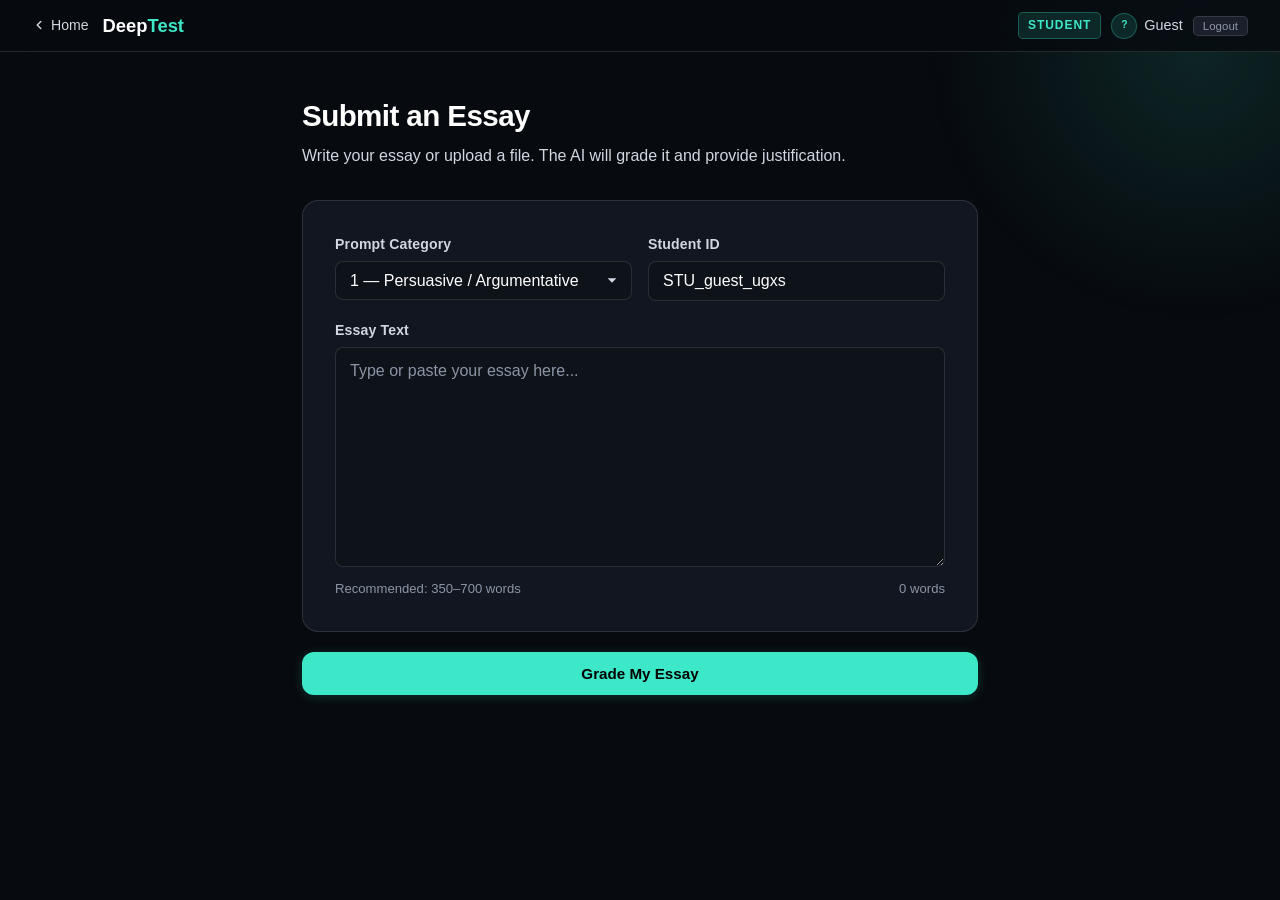
<file: docs/index.html>
<!DOCTYPE html>
<html lang="en">
<head>
<meta charset="UTF-8">
<meta name="viewport" content="width=device-width, initial-scale=1.0">
<title>Deep Test | Student Portal</title>
<link href="https://api.fontshare.com/v2/css?f[]=clash-display@400;500;600;700&f[]=satoshi@400;500;600;700&display=swap" rel="stylesheet">
<style>
*,*::before,*::after{margin:0;padding:0;box-sizing:border-box}
:root{
  --bg:#070A0F;--bg2:#111620;--bg3:#1A1F2B;--bg4:#1B2030;--bg-in:#0E1219;
  --accent:#3DE8C8;--accent2:#2AB89D;--accent-dim:rgba(61,232,200,.12);--accent-border:rgba(61,232,200,.28);
  --green:#22C55E;--amber:#F59E0B;--red:#EF4444;
  --t1:#FFFFFF;--t2:#D0D7E0;--t3:#8B95A5;
  --border:rgba(255,255,255,.12);
  --fd:'Clash Display',sans-serif;--fb:'Satoshi',sans-serif;
}
html{-webkit-font-smoothing:antialiased}
body{font-family:var(--fb);background:var(--bg);color:var(--t1);line-height:1.6;min-height:100vh}
body::before{content:'';position:fixed;inset:0;pointer-events:none;z-index:0;opacity:.3;background-image:radial-gradient(rgba(255,255,255,.025) 1px,transparent 1px);background-size:28px 28px}

/* Topbar */
.topbar{position:sticky;top:0;z-index:100;display:flex;align-items:center;justify-content:space-between;padding:0 2rem;height:52px;background:rgba(7,10,15,.82);backdrop-filter:blur(20px);border-bottom:1px solid var(--border)}
.brand{font-family:var(--fd);font-size:1.15rem;font-weight:700;color:var(--t1);text-decoration:none}
.brand em{font-style:normal;color:var(--accent)}
.topbar-left{display:flex;align-items:center;gap:14px}
.back-link{display:inline-flex;align-items:center;gap:5px;font-size:.88rem;font-weight:500;color:var(--t2);text-decoration:none;transition:color .2s}
.back-link:hover{color:var(--accent)}
.back-link svg{width:14px;height:14px}
.topbar-right{display:flex;align-items:center;gap:10px}
.badge{display:inline-flex;align-items:center;gap:5px;font-size:.75rem;font-weight:700;letter-spacing:.08em;text-transform:uppercase;padding:3px 9px;border-radius:5px;background:var(--accent-dim);color:var(--accent);border:1px solid var(--accent-border)}
.topbar-user{display:flex;align-items:center;gap:7px;font-size:.9rem;font-weight:500;color:var(--t2)}
.avatar{width:26px;height:26px;border-radius:50%;background:var(--accent-dim);border:1px solid var(--accent-border);display:flex;align-items:center;justify-content:center;font-size:.65rem;font-weight:700;color:var(--accent)}
.btn-logout{font-family:var(--fb);font-size:.72rem;font-weight:500;color:var(--t3);background:var(--bg3);border:1px solid var(--border);border-radius:5px;padding:3px 9px;cursor:pointer;transition:.2s}
.btn-logout:hover{color:var(--red);border-color:rgba(239,68,68,.2);background:rgba(239,68,68,.06)}

/* Page */
.page{max-width:740px;margin:0 auto;padding:2.5rem 2rem 5rem;position:relative;z-index:1}
.page::before{content:'';position:fixed;top:-25%;right:-15%;width:550px;height:550px;background:radial-gradient(circle,var(--accent-dim),transparent 70%);pointer-events:none;z-index:0}
.page-head{margin-bottom:2rem;animation:fadeUp .45s ease both}
.page-head h1{font-family:var(--fd);font-size:1.85rem;font-weight:700;letter-spacing:-.02em;margin-bottom:.2rem}
.page-head p{color:var(--t2);font-size:1rem}

/* Card */
.card{background:var(--bg2);border:1px solid var(--border);border-radius:16px;padding:2rem;margin-bottom:1.25rem;animation:fadeUp .5s ease both}
.card.d1{animation-delay:.06s}
.card.d2{animation-delay:.12s}
.card.d3{animation-delay:.18s}
.row{display:grid;grid-template-columns:1fr 1fr;gap:1rem;margin-bottom:1.15rem}
.field{display:flex;flex-direction:column;gap:5px}
.field.full{grid-column:1/-1}
.field-label{font-size:.88rem;font-weight:600;color:var(--t2);letter-spacing:.01em}
.input,.sel,.ta{width:100%;font-family:var(--fb);font-size:1rem;color:var(--t1);background:var(--bg-in);border:1px solid var(--border);border-radius:8px;padding:10px 14px;outline:none;transition:border-color .2s,box-shadow .2s}
.input:focus,.sel:focus,.ta:focus{border-color:var(--accent-border);box-shadow:0 0 0 3px var(--accent-dim)}
.input::placeholder,.ta::placeholder{color:var(--t3)}
.sel{appearance:none;cursor:pointer;background-image:url("data:image/svg+xml,%3Csvg xmlns='http://www.w3.org/2000/svg' width='14' height='14' fill='%23D0D7E0' viewBox='0 0 16 16'%3E%3Cpath d='M8 11L3 6h10z'/%3E%3C/svg%3E");background-repeat:no-repeat;background-position:right 12px center;padding-right:30px}
.sel option{background:var(--bg2);color:var(--t1)}
.ta{resize:vertical;line-height:1.65;min-height:220px}

/* Upload */
.essay-top{display:flex;align-items:center;justify-content:space-between}
.upload-zone{display:flex;align-items:center;gap:8px}
.upload-btn{display:inline-flex;align-items:center;gap:5px;font-family:var(--fb);font-size:.88rem;font-weight:600;color:var(--accent);background:var(--accent-dim);border:1px solid var(--accent-border);border-radius:6px;padding:5px 11px;cursor:pointer;transition:.2s}
.upload-btn:hover{background:rgba(52,209,180,.14)}
.upload-btn svg{width:13px;height:13px}
.upload-btn input{display:none}
.file-name{font-size:.72rem;color:var(--t3);max-width:150px;overflow:hidden;text-overflow:ellipsis;white-space:nowrap}

/* Grade button */
.btn-grade{width:100%;font-family:var(--fb);font-size:.95rem;font-weight:700;color:#000;background:#3DE8C8;border:none;border-radius:12px;padding:13px;cursor:pointer;display:flex;align-items:center;justify-content:center;gap:9px;transition:all .2s;box-shadow:0 2px 12px rgba(52,209,180,.2);animation:fadeUp .5s ease both;animation-delay:.18s}
.btn-grade:hover{background:var(--accent2);box-shadow:0 4px 20px rgba(52,209,180,.3);transform:translateY(-1px)}
.btn-grade:active{transform:translateY(0)}
.btn-grade:disabled{opacity:.55;cursor:not-allowed;transform:none}
.spinner{width:17px;height:17px;border:2.5px solid rgba(255,255,255,.2);border-top-color:#fff;border-radius:50%;animation:spin .65s linear infinite}
.hidden{display:none!important}
@keyframes spin{to{transform:rotate(360deg)}}

/* Results */
.results{background:var(--bg2);border:1px solid var(--border);border-radius:16px;overflow:hidden;margin-top:1.25rem;animation:fadeUp .4s ease both}
.results-inner{display:grid;grid-template-columns:190px 1fr}
.score-side{display:flex;flex-direction:column;align-items:center;justify-content:center;padding:2.25rem 1.5rem;background:var(--bg3);border-right:1px solid var(--border);gap:.6rem}
.score-label{font-size:.65rem;font-weight:600;text-transform:uppercase;letter-spacing:.1em;color:var(--t3)}
.score-ring{width:105px;height:105px;border-radius:50%;display:flex;align-items:center;justify-content:center;position:relative}
.score-ring svg{position:absolute;width:105px;height:105px;transform:rotate(-90deg)}
.ring-bg{fill:none;stroke:var(--bg4);stroke-width:4}
.ring-fill{fill:none;stroke:var(--accent);stroke-width:4;stroke-linecap:round;stroke-dasharray:295;stroke-dashoffset:295;transition:stroke-dashoffset 1s ease;filter:drop-shadow(0 0 6px rgba(52,209,180,.35))}
.score-val{position:relative;z-index:1;font-family:var(--fd);font-size:3rem;font-weight:700;color:var(--t1);line-height:1}
.score-max{font-size:.78rem;color:var(--t3);font-weight:500}
.just-side{padding:1.75rem;display:flex;flex-direction:column}
.just-head{font-size:.65rem;font-weight:600;text-transform:uppercase;letter-spacing:.1em;color:var(--t3);margin-bottom:.6rem}
.just-text{font-size:.9rem;line-height:1.7;color:var(--t2);flex:1}
.just-text .cursor{display:inline-block;width:2px;height:1em;background:var(--accent);margin-left:2px;animation:blink .75s infinite;vertical-align:text-bottom}
@keyframes blink{0%,100%{opacity:1}50%{opacity:0}}

@keyframes fadeUp{from{opacity:0;transform:translateY(12px)}to{opacity:1;transform:translateY(0)}}

@media(max-width:768px){
  .row{grid-template-columns:1fr}
  .results-inner{grid-template-columns:1fr}
  .score-side{border-right:none;border-bottom:1px solid var(--border);padding:1.75rem}
  .topbar{padding:0 1rem}
  .page{padding:2rem 1rem 4rem}
}
</style>
</head>
<body>

<nav class="topbar">
    <div class="topbar-left">
        <a href="home.html" class="back-link">
            <svg viewBox="0 0 24 24" fill="none" stroke="currentColor" stroke-width="2.5" stroke-linecap="round" stroke-linejoin="round"><path d="m15 18-6-6 6-6"/></svg>
            Home
        </a>
        <a href="home.html" class="brand">Deep<em>Test</em></a>
    </div>
    <div class="topbar-right">
        <span class="badge">Student</span>
        <div class="topbar-user">
            <div class="avatar" id="user-avatar">?</div>
            <span id="user-display">Guest</span>
        </div>
        <button class="btn-logout" onclick="logout()">Logout</button>
    </div>
</nav>

<div class="page">
    <div class="page-head">
        <h1>Submit an Essay</h1>
        <p>Write your essay or upload a file. The AI will grade it and provide justification.</p>
    </div>

    <div class="card d1">
        <div class="row">
            <div class="field">
                <label class="field-label" for="prompt-select">Prompt Category</label>
                <select id="prompt-select" class="sel">
                    <option value="1">1 &mdash; Persuasive / Argumentative</option>
                    <option value="2">2 &mdash; Source-Based / Evidence</option>
                    <option value="3">3 &mdash; Informative / Explanatory</option>
                    <option value="4">4 &mdash; Narrative / Creative</option>
                    <option value="5">5 &mdash; Analytical / Critical</option>
                    <option value="6">6 &mdash; Descriptive / Observational</option>
                    <option value="7">7 &mdash; Compare &amp; Contrast</option>
                </select>
            </div>
            <div class="field">
                <label class="field-label" for="student-id">Student ID</label>
                <input type="text" id="student-id" class="input" placeholder="Auto-generated" readonly>
            </div>
        </div>

        <div class="field full">
            <div class="essay-top">
                <label class="field-label" for="essay-input">Essay Text</label>
                
            </div>
            <textarea id="essay-input" class="ta" placeholder="Type or paste your essay here..."></textarea><div style="display:flex;justify-content:space-between;margin-top:6px"><span style="font-size:.82rem;color:#8B95A5">Recommended: 350&ndash;700 words</span><span id="wc-display" style="font-size:.82rem;color:#8B95A5;font-variant-numeric:tabular-nums">0 words</span></div>
        </div>
    </div>

    <button id="score-btn" class="btn-grade">
        <span>Grade My Essay</span>
        <div class="spinner hidden"></div>
    </button>

    <div id="results-panel" class="results hidden">
        <div class="results-inner">
            <div class="score-side">
                <div class="score-label">Predicted Score</div>
                <div class="score-ring">
                    <svg viewBox="0 0 105 105">
                        <circle class="ring-bg" cx="52.5" cy="52.5" r="47"/>
                        <circle id="ring-progress" class="ring-fill" cx="52.5" cy="52.5" r="47"/>
                    </svg>
                    <span class="score-val" id="final-score">-</span>
                </div>
                <div class="score-max">out of 6</div>
            </div>
            <div class="just-side">
                <div class="just-head">AI Justification</div>
                <div id="ai-justification" class="just-text">Waiting for response...</div>
            </div>
        </div>
    </div>
</div>

<script>
// ── Session check ──
const user = JSON.parse(sessionStorage.getItem('dt_user') || 'null');
if (user) {
    document.getElementById('user-display').textContent = user.name;
    document.getElementById('user-avatar').textContent = user.name.charAt(0).toUpperCase();
    document.getElementById('student-id').value = 'STU_' + user.name.replace(/\s/g,'_') + '_' + Date.now().toString(36).slice(-4);
} else {
    document.getElementById('student-id').value = 'STU_guest_' + Date.now().toString(36).slice(-4);
}

function logout() {
    sessionStorage.removeItem('dt_user');
    window.location.href = 'home.html';
}



// ── Grading ──
const API_URL = 'https://deep-aes-platform.duckdns.org/api/score';  // ← change to your backend IP

document.getElementById('score-btn').addEventListener('click', async () => {
    const btn = document.getElementById('score-btn');
    const btnText = btn.querySelector('span');
    const spinner = btn.querySelector('.spinner');
    const text = document.getElementById('essay-input').value.trim();

    const promptId = parseInt(document.getElementById('prompt-select').value);
    const studentId = document.getElementById('student-id').value;
    const userName = user ? user.name : 'guest';

    if (!text) {
        alert('Please write an essay first.');
        return;
    }

    // Loading state
    btnText.textContent = 'Grading...';
    spinner.classList.remove('hidden');
    btn.disabled = true;
    document.getElementById('results-panel').classList.add('hidden');
    document.getElementById('ring-progress').style.strokeDashoffset = 295;

    try {
        const jsonData = { prompt_id: parseInt(promptId), essay_id: studentId, text: text };
        const response = await fetch(API_URL, { method: "POST", headers: {"Content-Type": "application/json"}, body: JSON.stringify(jsonData) });
        if (!response.ok) {
            const err = await response.json().catch(() => ({}));
            throw new Error(err.detail || 'Server error ' + response.status);
        }

        const data = await response.json();
        const score = data.score;

        // Score ring animation
        document.getElementById('final-score').textContent = score;
        const circumference = 2 * Math.PI * 47;
        const offset = circumference - (score / 6) * circumference;
        setTimeout(() => {
            document.getElementById('ring-progress').style.strokeDashoffset = offset;
        }, 100);

        // Typewriter justification
        const justEl = document.getElementById('ai-justification');
        justEl.innerHTML = '';
        document.getElementById('results-panel').classList.remove('hidden');

        const fullText = data.justification || 'Score based on rubric alignment. No detailed justification returned.';
        let i = 0;
        const cursor = document.createElement('span');
        cursor.className = 'cursor';
        function type() {
            if (i < fullText.length) {
                justEl.textContent += fullText.charAt(i);
                justEl.appendChild(cursor);
                i++;
                setTimeout(type, 10);
            } else {
                setTimeout(() => cursor.remove(), 2500);
            }
        }
        type();

    } catch (err) {
        document.getElementById('results-panel').classList.remove('hidden');
        document.getElementById('final-score').textContent = '!';
        document.getElementById('ai-justification').textContent = 'Error: ' + err.message;
    } finally {
        btnText.textContent = 'Grade My Essay';
        spinner.classList.add('hidden');
        btn.disabled = false;
    }
});
document.getElementById("essay-input").addEventListener("input",function(){var w=this.value.trim()?this.value.trim().split(/\s+/).length:0;var el=document.getElementById("wc-display");el.textContent=w+" words";el.style.color=w>=350&&w<=700?"#3DE8C8":w>700?"#F59E0B":"#8B95A5";});
</script>
</body>
</html>
</file>
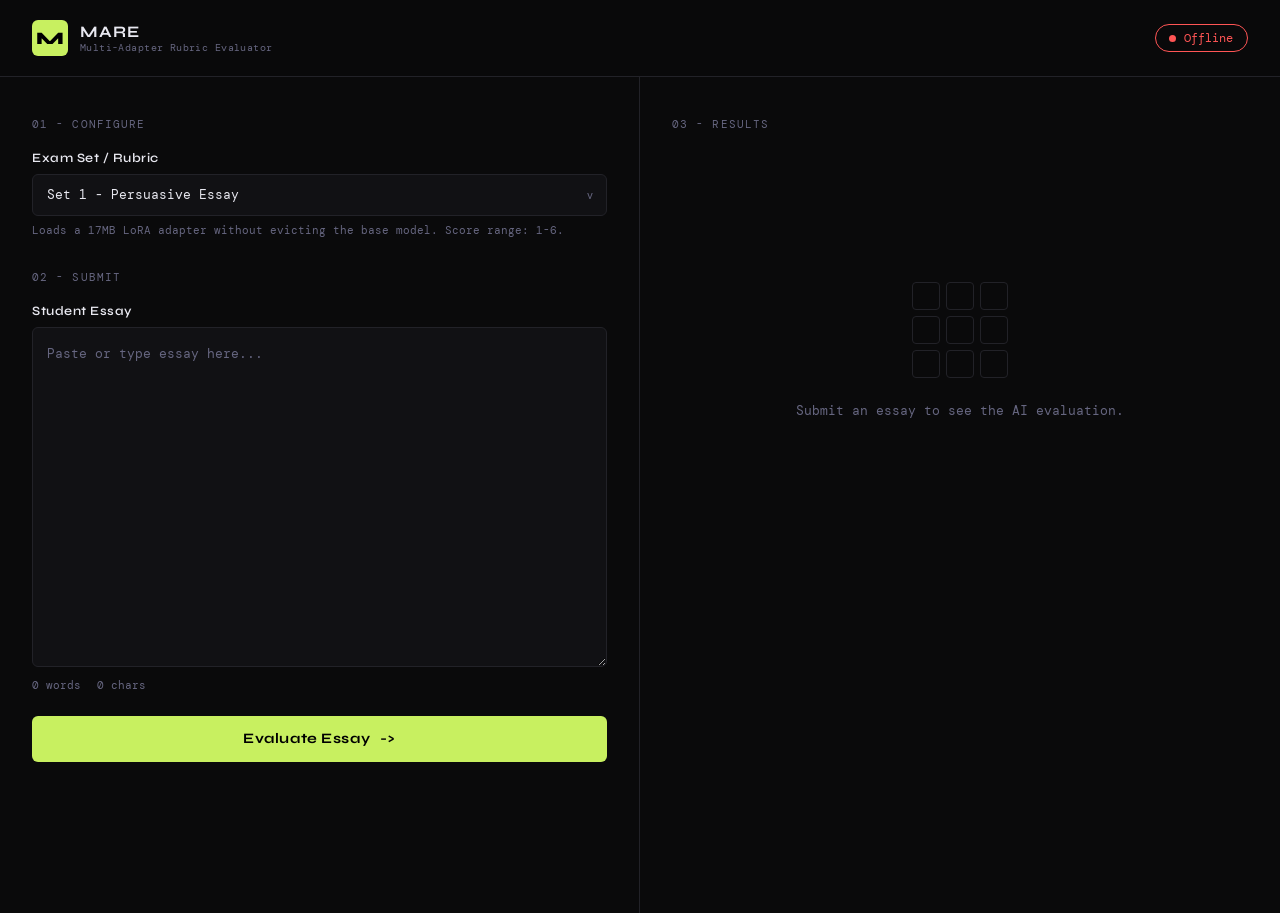
<file: frontend/index.html>
<!DOCTYPE html>
<html lang="en">
<head>
  <meta charset="UTF-8" />
  <meta name="viewport" content="width=device-width, initial-scale=1.0" />
  <title>MARE - Multi-Adapter Rubric Evaluator</title>
  <link rel="preconnect" href="https://fonts.googleapis.com" />
  <link href="https://fonts.googleapis.com/css2?family=DM+Mono:ital,wght@0,300;0,400;0,500;1,400&family=Syne:wght@400;600;700;800&display=swap" rel="stylesheet" />
  <link rel="stylesheet" href="style.css" />
</head>
<body>
  <div class="noise"></div>
  <header>
    <div class="header-left">
      <div class="logo-mark">M</div>
      <div class="logo-text">
        <span class="logo-title">MARE</span>
        <span class="logo-sub">Multi-Adapter Rubric Evaluator</span>
      </div>
    </div>
    <div class="header-right">
      <div class="status-pill" id="status-pill">
        <span class="status-dot"></span>
        <span id="status-text">Connecting...</span>
      </div>
    </div>
  </header>
  <main>
    <section class="input-col">
      <div class="section-label">01 - Configure</div>
      <div class="field-group">
        <label>Exam Set / Rubric</label>
        <div class="select-wrap">
          <select id="exam-select">
            <option value="1">Set 1 - Persuasive Essay</option>
            <option value="2">Set 2 - Persuasive Essay</option>
            <option value="3">Set 3 - Source-Based Essay</option>
            <option value="4">Set 4 - Source-Based Essay</option>
            <option value="5">Set 5 - Persuasive Essay</option>
            <option value="6">Set 6 - Argumentative Essay</option>
            <option value="7">Set 7 - Expository Essay</option>
          </select>
          <span class="select-arrow">v</span>
        </div>
        <p class="hint">Loads a 17MB LoRA adapter without evicting the base model. Score range: 1-6.</p>
      </div>
      <div class="section-label" style="margin-top:2rem;">02 - Submit</div>
      <div class="field-group">
        <label>Student Essay</label>
        <textarea id="essay-input" placeholder="Paste or type essay here..." spellcheck="false"></textarea>
        <div class="essay-meta">
          <span id="word-count">0 words</span>
          <span id="char-count">0 chars</span>
        </div>
      </div>
      <button id="score-btn" class="score-btn">
        <span class="btn-inner">
          <span class="btn-label">Evaluate Essay</span>
          <span class="btn-icon">-></span>
        </span>
        <span class="btn-progress"></span>
      </button>
    </section>
    <section class="output-col">
      <div class="section-label">03 - Results</div>
      <div id="empty-state" class="empty-state">
        <div class="empty-grid">
          <div></div><div></div><div></div>
          <div></div><div></div><div></div>
          <div></div><div></div><div></div>
        </div>
        <p>Submit an essay to see the AI evaluation.</p>
      </div>
      <div id="results" class="results hidden">
        <div class="score-display">
          <div class="score-number" id="score-number">-</div>
          <div class="score-meta">
            <div class="score-label">out of 6</div>
            <div class="score-band" id="score-band">-</div>
          </div>
          <div class="score-bar-wrap">
            <div class="score-bar" id="score-bar"></div>
          </div>
        </div>
        <div class="confidence-row">
          <span class="conf-label">Model Confidence</span>
          <span class="conf-value" id="conf-value">-</span>
        </div>
        <div class="justification-block">
          <div class="block-label">AI Justification</div>
          <p id="justification-text"></p>
        </div>
        <div class="trace-block">
          <div class="block-label">Inference Trace</div>
          <div class="trace-grid" id="trace-grid"></div>
        </div>
        <div class="feedback-block">
          <div class="block-label">Teacher Override</div>
          <div class="feedback-row">
            <input type="number" id="teacher-score" min="1" max="6" placeholder="Score" />
            <input type="text" id="teacher-comments" placeholder="Comments..." />
            <button id="feedback-btn">Save</button>
          </div>
        </div>
      </div>
    </section>
  </main>
  <script>
    window.MARE_API_BASE = "https://34.57.115.1:8000";
  </script>
  <script src="app.js"></script>
</body>
</html>
</file>
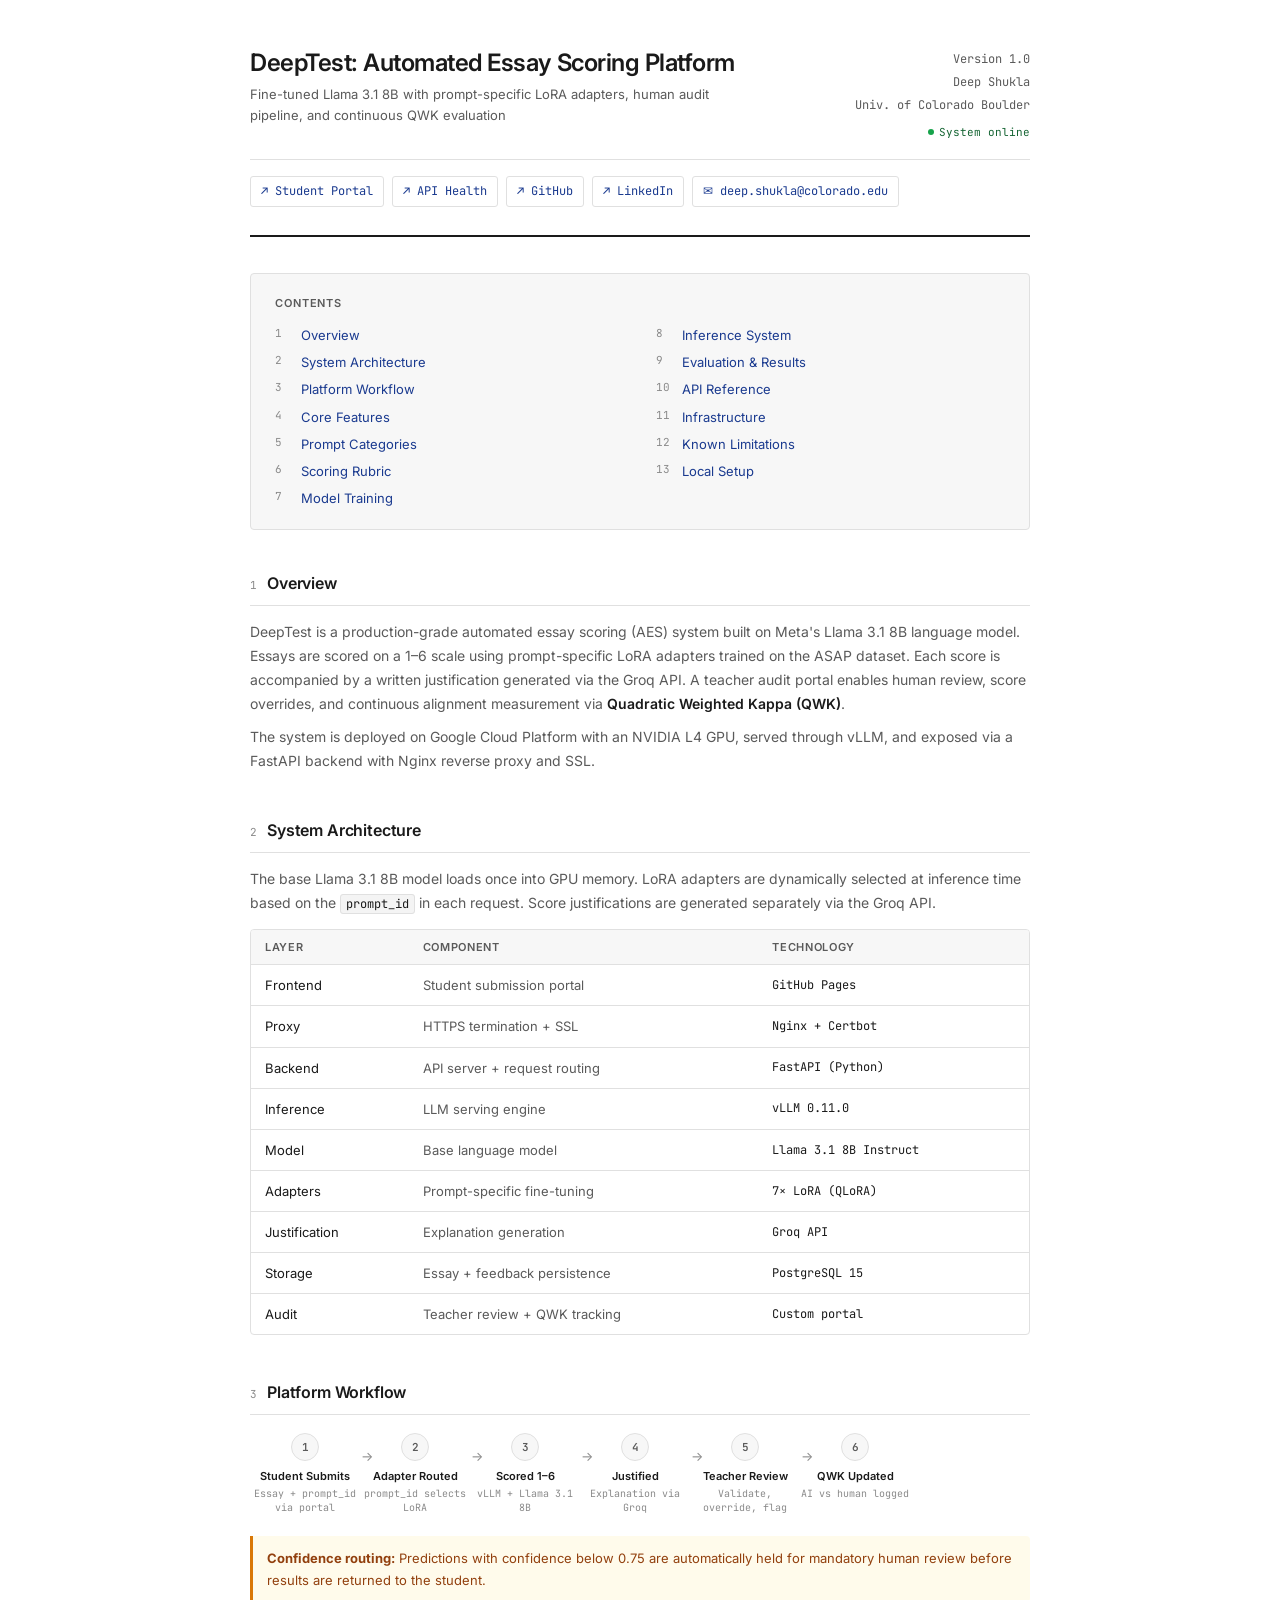
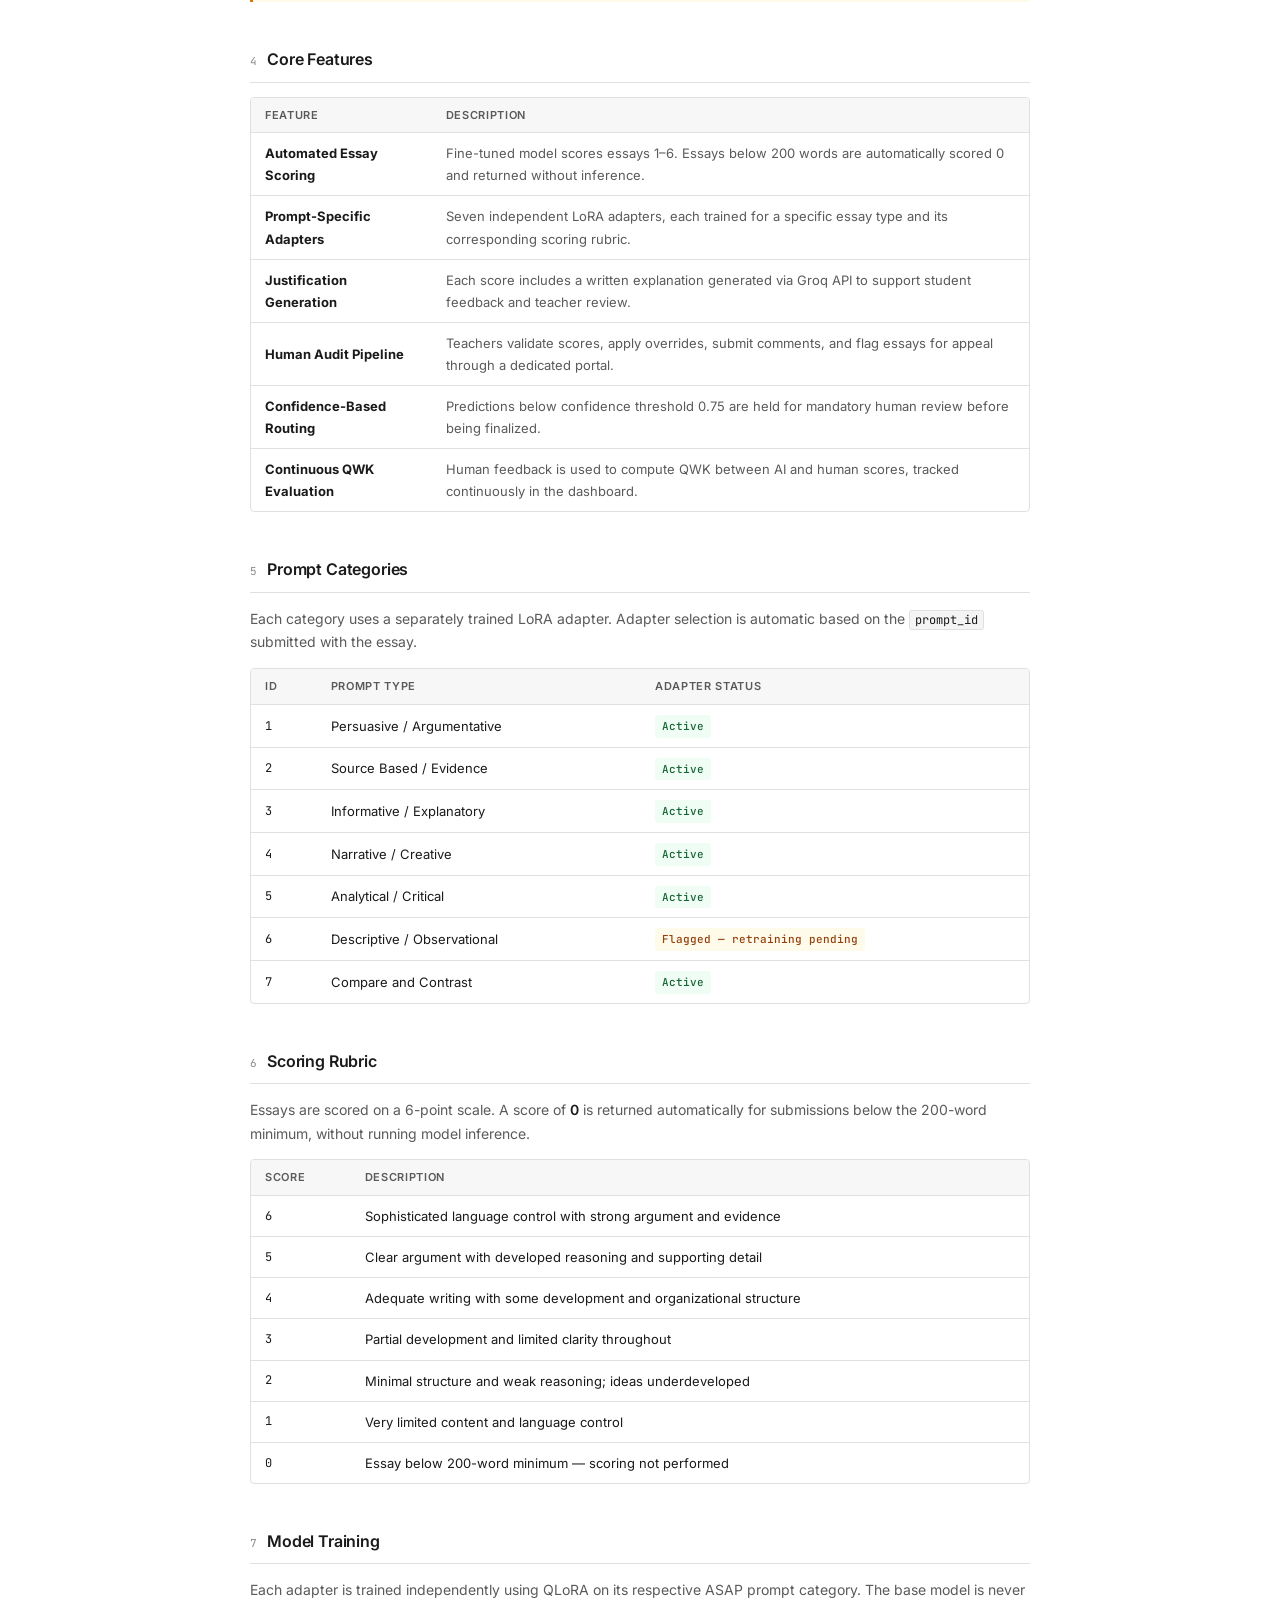
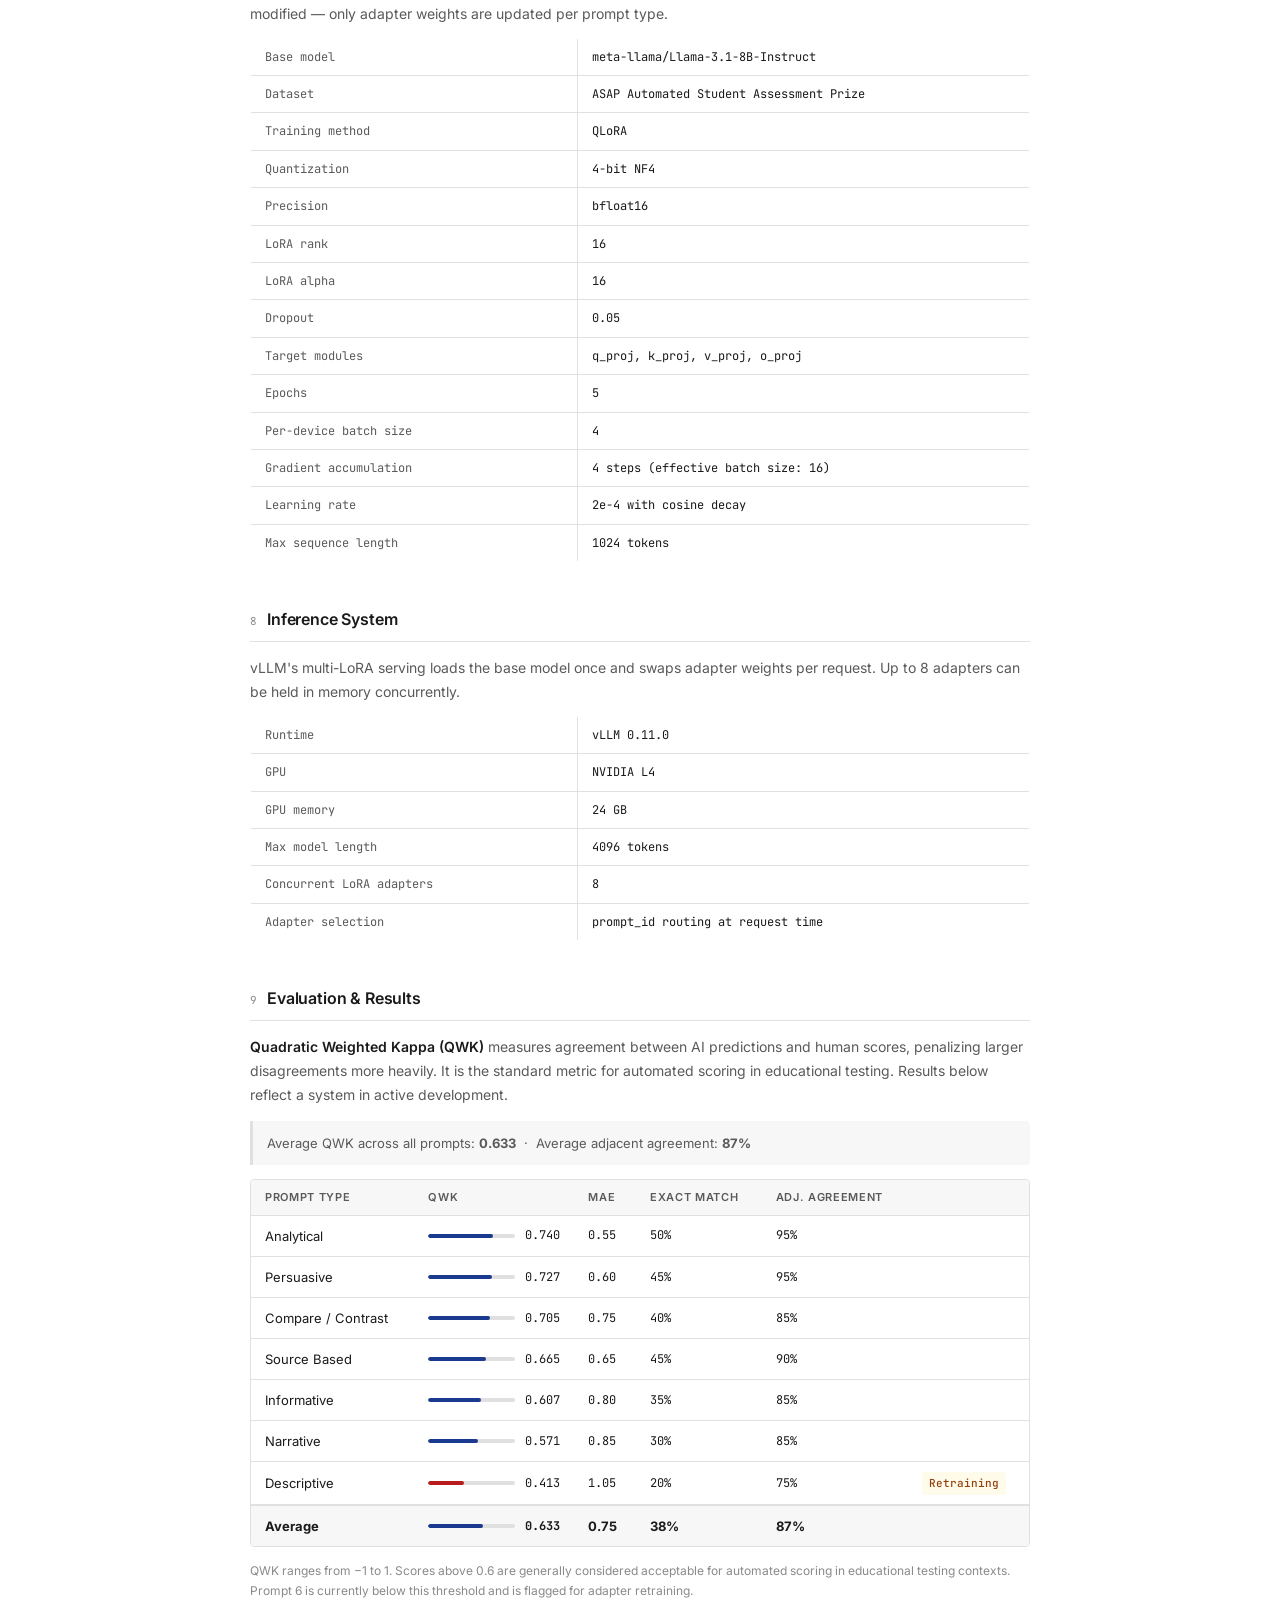
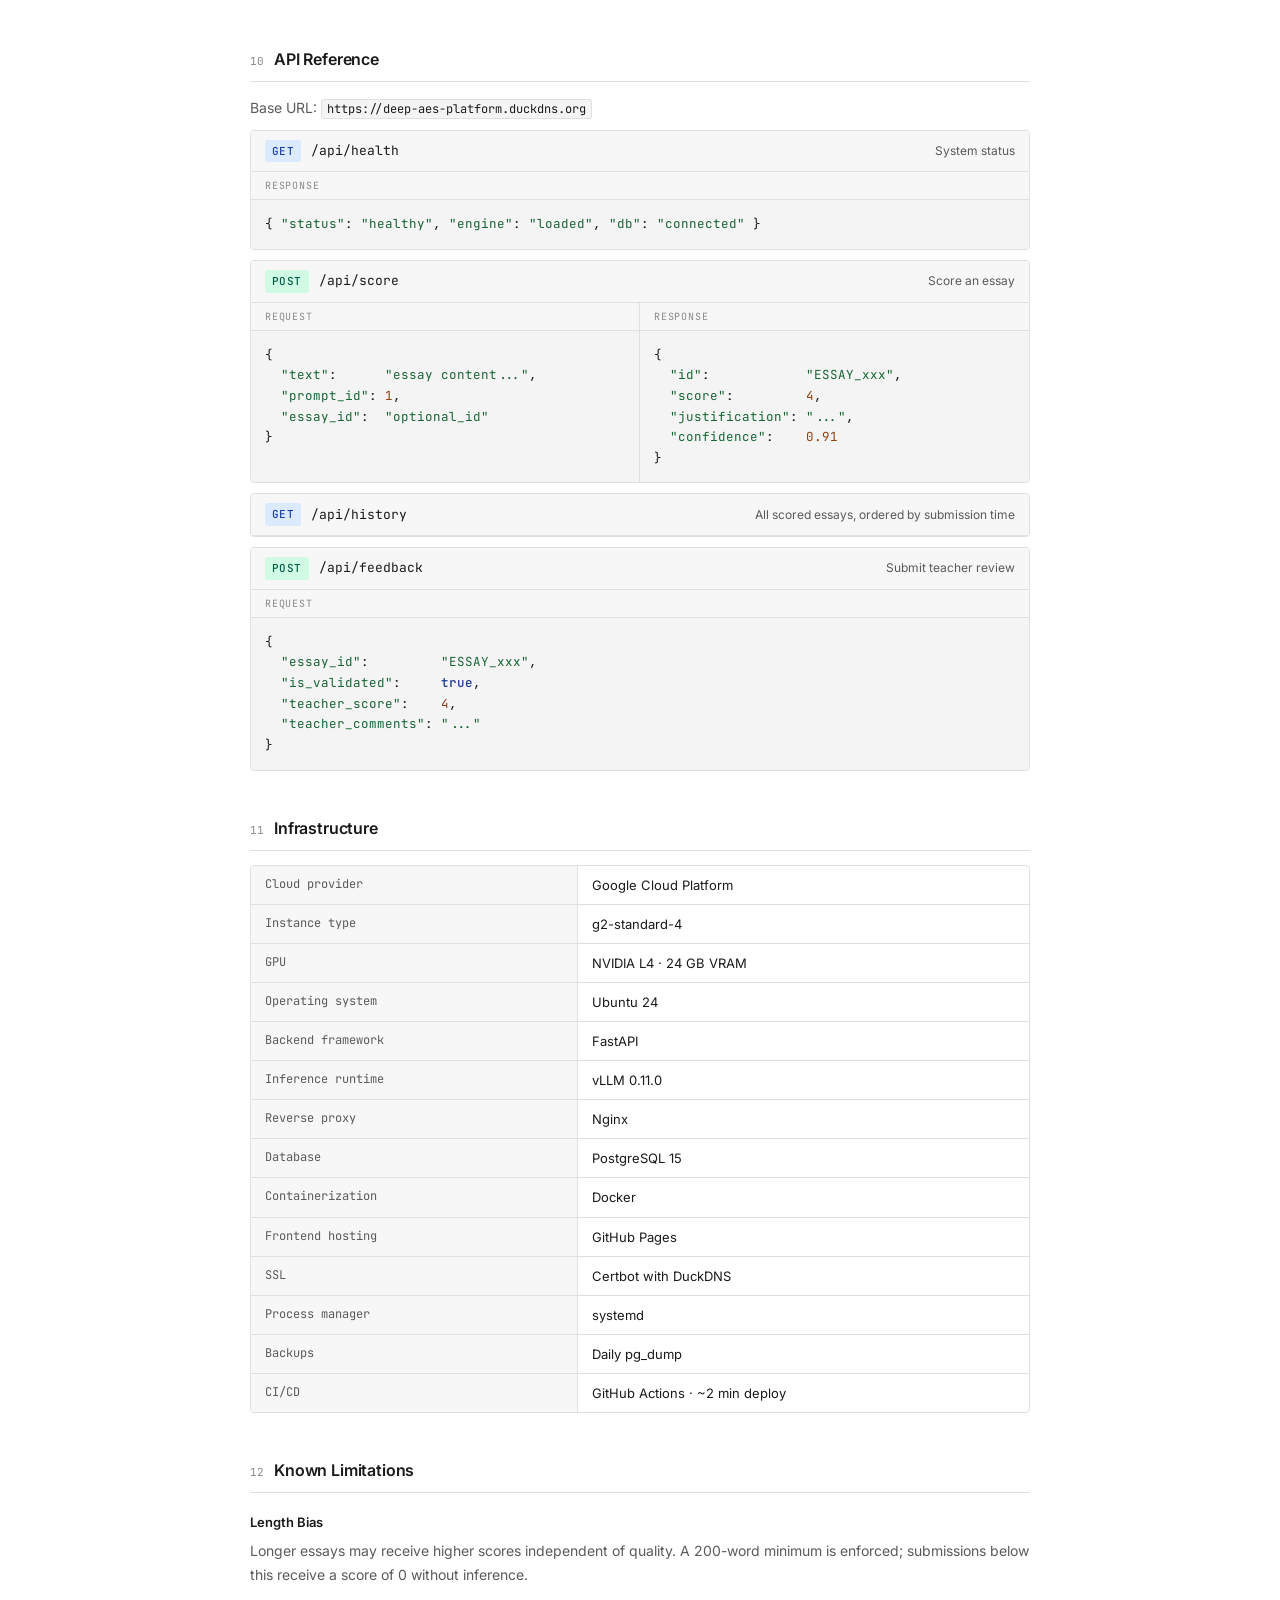
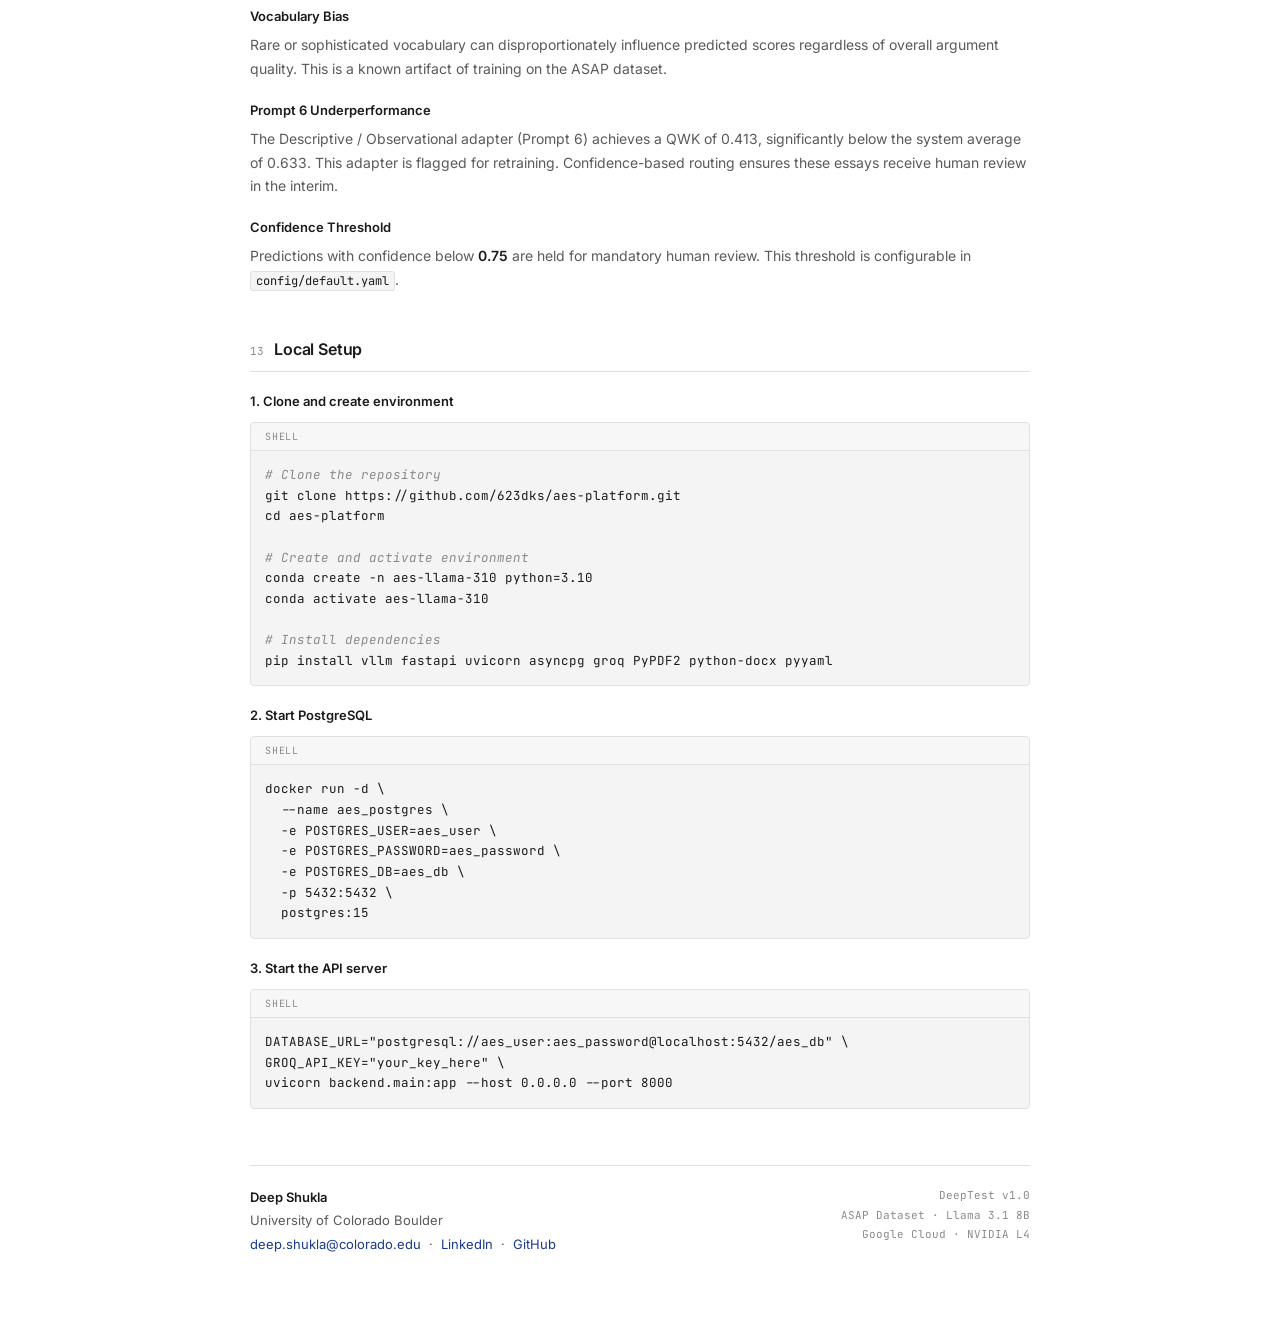
<file: README.html>
<!DOCTYPE html>
<html lang="en">
<head>
<meta charset="UTF-8">
<meta name="viewport" content="width=device-width, initial-scale=1.0">
<title>DeepTest — Automated Essay Scoring Platform</title>
<link href="https://fonts.googleapis.com/css2?family=Inter:wght@400;500;600&family=JetBrains+Mono:wght@400;500&display=swap" rel="stylesheet">
<style>
  :root {
    --text:        #1a1a1a;
    --text-muted:  #5a5a5a;
    --text-light:  #8a8a8a;
    --border:      #e0e0e0;
    --bg:          #ffffff;
    --bg-subtle:   #f7f7f7;
    --bg-code:     #f4f4f4;
    --accent:      #1a3a8f;
    --accent-soft: #eef1fb;
    --warn:        #92400e;
    --warn-bg:     #fffbeb;
    --good:        #166534;
    --good-bg:     #f0fdf4;
    --bad:         #991b1b;
    --bad-bg:      #fef2f2;
  }

  * { margin: 0; padding: 0; box-sizing: border-box; }
  html { scroll-behavior: smooth; }

  body {
    font-family: 'Inter', -apple-system, BlinkMacSystemFont, sans-serif;
    background: var(--bg);
    color: var(--text);
    font-size: 14px;
    line-height: 1.7;
  }

  .page {
    max-width: 860px;
    margin: 0 auto;
    padding: 48px 40px 80px;
  }

  /* ── HEADER ── */
  .doc-header {
    padding-bottom: 28px;
    border-bottom: 2px solid var(--text);
    margin-bottom: 36px;
  }

  .doc-header-top {
    display: flex;
    justify-content: space-between;
    align-items: flex-start;
    gap: 24px;
  }

  .doc-title {
    font-size: 24px;
    font-weight: 600;
    letter-spacing: -0.02em;
    line-height: 1.25;
    color: var(--text);
  }

  .doc-subtitle {
    font-size: 13px;
    color: var(--text-muted);
    margin-top: 6px;
    font-weight: 400;
    max-width: 500px;
    line-height: 1.6;
  }

  .doc-meta {
    text-align: right;
    flex-shrink: 0;
  }

  .doc-meta-line {
    font-size: 12px;
    color: var(--text-muted);
    line-height: 1.9;
    font-family: 'JetBrains Mono', monospace;
  }

  .status-indicator {
    display: inline-flex;
    align-items: center;
    gap: 5px;
    font-size: 11px;
    color: var(--good);
    font-family: 'JetBrains Mono', monospace;
  }

  .status-dot {
    width: 6px; height: 6px;
    border-radius: 50%;
    background: #16a34a;
  }

  .quick-links {
    display: flex;
    flex-wrap: wrap;
    gap: 8px;
    margin-top: 16px;
    padding-top: 16px;
    border-top: 1px solid var(--border);
  }

  .quick-link {
    font-size: 12px;
    font-family: 'JetBrains Mono', monospace;
    color: var(--accent);
    text-decoration: none;
    padding: 4px 10px;
    border: 1px solid var(--border);
    border-radius: 3px;
    transition: border-color 0.15s, background 0.15s;
  }

  .quick-link:hover {
    border-color: var(--accent);
    background: var(--accent-soft);
  }

  /* ── TOC ── */
  .toc {
    background: var(--bg-subtle);
    border: 1px solid var(--border);
    border-radius: 4px;
    padding: 20px 24px;
    margin-bottom: 40px;
  }

  .toc-title {
    font-size: 11px;
    font-weight: 600;
    letter-spacing: 0.08em;
    text-transform: uppercase;
    color: var(--text-muted);
    margin-bottom: 12px;
  }

  .toc-list {
    list-style: none;
    columns: 2;
    column-gap: 32px;
  }

  .toc-list li {
    margin-bottom: 5px;
    break-inside: avoid;
  }

  .toc-list a {
    font-size: 13px;
    color: var(--accent);
    text-decoration: none;
    display: flex;
    gap: 8px;
  }

  .toc-list a:hover { text-decoration: underline; }

  .toc-num {
    color: var(--text-light);
    font-family: 'JetBrains Mono', monospace;
    font-size: 11px;
    min-width: 18px;
  }

  /* ── SECTIONS ── */
  section { margin-bottom: 44px; }

  .section-heading {
    display: flex;
    align-items: baseline;
    gap: 10px;
    margin-bottom: 14px;
    padding-bottom: 8px;
    border-bottom: 1px solid var(--border);
  }

  .section-num {
    font-size: 11px;
    font-family: 'JetBrains Mono', monospace;
    color: var(--text-light);
  }

  h2 {
    font-size: 16px;
    font-weight: 600;
    letter-spacing: -0.01em;
    color: var(--text);
  }

  h3 {
    font-size: 13px;
    font-weight: 600;
    color: var(--text);
    margin: 18px 0 6px;
  }

  p {
    color: var(--text-muted);
    margin-bottom: 10px;
    font-size: 14px;
  }

  p strong { color: var(--text); font-weight: 600; }

  /* ── TABLES ── */
  .table-wrap {
    overflow-x: auto;
    margin: 14px 0;
    border: 1px solid var(--border);
    border-radius: 4px;
  }

  table {
    width: 100%;
    border-collapse: collapse;
    font-size: 13px;
  }

  thead th {
    background: var(--bg-subtle);
    padding: 8px 14px;
    text-align: left;
    font-size: 11px;
    font-weight: 600;
    letter-spacing: 0.06em;
    text-transform: uppercase;
    color: var(--text-muted);
    border-bottom: 1px solid var(--border);
    white-space: nowrap;
  }

  tbody tr { border-bottom: 1px solid var(--border); }
  tbody tr:last-child { border-bottom: none; }
  tbody tr:hover { background: var(--bg-subtle); }

  tbody td {
    padding: 9px 14px;
    color: var(--text);
    vertical-align: middle;
  }

  tbody td.mono {
    font-family: 'JetBrains Mono', monospace;
    font-size: 12px;
  }

  tbody td.muted { color: var(--text-muted); }

  tfoot tr { border-top: 2px solid var(--border); }
  tfoot td {
    padding: 9px 14px;
    font-weight: 600;
    font-size: 13px;
    background: var(--bg-subtle);
  }

  /* ── BADGES ── */
  .badge {
    display: inline-block;
    font-size: 11px;
    font-family: 'JetBrains Mono', monospace;
    padding: 2px 7px;
    border-radius: 3px;
    font-weight: 500;
  }

  .badge-good  { background: var(--good-bg);  color: var(--good); }
  .badge-warn  { background: var(--warn-bg);  color: var(--warn); }
  .badge-bad   { background: var(--bad-bg);   color: var(--bad);  }
  .badge-muted { background: var(--bg-subtle); color: var(--text-muted); }

  /* ── QWK BAR ── */
  .qwk-cell {
    display: flex;
    align-items: center;
    gap: 10px;
    min-width: 120px;
  }

  .qwk-track {
    flex: 1;
    height: 4px;
    background: var(--border);
    border-radius: 2px;
    overflow: hidden;
  }

  .qwk-fill {
    height: 100%;
    border-radius: 2px;
    background: var(--accent);
  }

  .qwk-val {
    font-family: 'JetBrains Mono', monospace;
    font-size: 12px;
    color: var(--text);
    min-width: 34px;
  }

  /* ── CALLOUT ── */
  .callout {
    border-left: 3px solid var(--border);
    padding: 11px 14px;
    background: var(--bg-subtle);
    margin: 14px 0;
    font-size: 13px;
    color: var(--text-muted);
    border-radius: 0 4px 4px 0;
  }

  .callout.warn {
    border-left-color: #d97706;
    background: var(--warn-bg);
    color: var(--warn);
  }

  .callout strong { color: inherit; }

  /* ── CODE ── */
  .code-block {
    background: var(--bg-code);
    border: 1px solid var(--border);
    border-radius: 4px;
    overflow: hidden;
    margin: 10px 0;
  }

  .code-label {
    padding: 5px 14px;
    font-size: 10px;
    font-family: 'JetBrains Mono', monospace;
    letter-spacing: 0.08em;
    text-transform: uppercase;
    color: var(--text-light);
    border-bottom: 1px solid var(--border);
    background: var(--bg-subtle);
  }

  pre {
    padding: 14px;
    font-family: 'JetBrains Mono', monospace;
    font-size: 12.5px;
    line-height: 1.65;
    color: var(--text);
    overflow-x: auto;
  }

  .cmt { color: var(--text-light); font-style: italic; }
  .kw  { color: #1a3a8f; font-weight: 500; }
  .str { color: #166534; }
  .num { color: #92400e; }

  code {
    font-family: 'JetBrains Mono', monospace;
    font-size: 12px;
    background: var(--bg-code);
    border: 1px solid var(--border);
    padding: 1px 5px;
    border-radius: 3px;
    color: var(--text);
  }

  /* ── PARAMS TABLE ── */
  .params-table {
    width: 100%;
    border-collapse: collapse;
    font-size: 13px;
    border: 1px solid var(--border);
    border-radius: 4px;
    overflow: hidden;
    margin: 12px 0;
  }

  .params-table tr { border-bottom: 1px solid var(--border); }
  .params-table tr:last-child { border-bottom: none; }
  .params-table tr:hover { background: var(--bg-subtle); }

  .params-table td { padding: 8px 14px; vertical-align: top; }

  .params-table td:first-child {
    width: 42%;
    color: var(--text-muted);
    font-size: 12px;
    font-family: 'JetBrains Mono', monospace;
    border-right: 1px solid var(--border);
  }

  .params-table td:last-child {
    font-family: 'JetBrains Mono', monospace;
    font-size: 12px;
    color: var(--text);
  }

  /* ── WORKFLOW ── */
  .workflow {
    display: flex;
    align-items: flex-start;
    gap: 0;
    margin: 18px 0;
    overflow-x: auto;
    padding-bottom: 4px;
  }

  .wf-item {
    display: flex;
    flex-direction: column;
    align-items: center;
    min-width: 110px;
    max-width: 110px;
    position: relative;
  }

  .wf-item:not(:last-child)::after {
    content: '→';
    position: absolute;
    top: 12px;
    right: -13px;
    color: var(--text-light);
    font-size: 13px;
  }

  .wf-step-num {
    width: 28px; height: 28px;
    border-radius: 50%;
    background: var(--bg-subtle);
    border: 1px solid var(--border);
    display: flex;
    align-items: center;
    justify-content: center;
    font-size: 11px;
    font-weight: 600;
    color: var(--text-muted);
    margin-bottom: 8px;
    font-family: 'JetBrains Mono', monospace;
  }

  .wf-label {
    font-size: 11px;
    font-weight: 600;
    text-align: center;
    color: var(--text);
    line-height: 1.35;
    margin-bottom: 3px;
  }

  .wf-sub {
    font-size: 10px;
    color: var(--text-light);
    text-align: center;
    line-height: 1.35;
    font-family: 'JetBrains Mono', monospace;
  }

  /* ── API ENDPOINTS ── */
  .endpoint {
    border: 1px solid var(--border);
    border-radius: 4px;
    overflow: hidden;
    margin: 10px 0;
  }

  .endpoint-head {
    display: flex;
    align-items: center;
    gap: 10px;
    padding: 9px 14px;
    background: var(--bg-subtle);
    border-bottom: 1px solid var(--border);
  }

  .method {
    font-family: 'JetBrains Mono', monospace;
    font-size: 11px;
    font-weight: 500;
    padding: 2px 7px;
    border-radius: 3px;
    letter-spacing: 0.04em;
  }

  .method-get  { background: #dbeafe; color: #1e40af; }
  .method-post { background: #d1fae5; color: #065f46; }

  .endpoint-path {
    font-family: 'JetBrains Mono', monospace;
    font-size: 13px;
    color: var(--text);
  }

  .endpoint-desc {
    font-size: 12px;
    color: var(--text-muted);
    margin-left: auto;
  }

  .endpoint-body-split {
    display: grid;
    grid-template-columns: 1fr 1fr;
  }

  /* ── INFRA ── */
  .infra-grid {
    border: 1px solid var(--border);
    border-radius: 4px;
    overflow: hidden;
    margin: 12px 0;
  }

  .infra-row {
    display: grid;
    grid-template-columns: 42% 58%;
    border-bottom: 1px solid var(--border);
  }

  .infra-row:last-child { border-bottom: none; }
  .infra-row:hover { background: var(--bg-subtle); }

  .infra-row > div {
    padding: 8px 14px;
    font-size: 13px;
  }

  .infra-row > div:first-child {
    color: var(--text-muted);
    font-size: 12px;
    font-family: 'JetBrains Mono', monospace;
    border-right: 1px solid var(--border);
    background: var(--bg-subtle);
  }

  /* ── FOOTER ── */
  .doc-footer {
    margin-top: 56px;
    padding-top: 20px;
    border-top: 1px solid var(--border);
    display: flex;
    justify-content: space-between;
    align-items: flex-start;
    flex-wrap: wrap;
    gap: 16px;
  }

  .footer-author { font-size: 13px; color: var(--text-muted); line-height: 1.8; }
  .footer-author strong { color: var(--text); font-weight: 600; }
  .footer-author a { color: var(--accent); text-decoration: none; }
  .footer-author a:hover { text-decoration: underline; }

  .footer-note {
    font-size: 11px;
    color: var(--text-light);
    font-family: 'JetBrains Mono', monospace;
    text-align: right;
    line-height: 1.8;
  }

  @media (max-width: 640px) {
    .page { padding: 28px 18px 60px; }
    .doc-header-top { flex-direction: column; }
    .doc-meta { text-align: left; }
    .toc-list { columns: 1; }
    .endpoint-body-split { grid-template-columns: 1fr; }
    .doc-footer { flex-direction: column; }
    .footer-note { text-align: left; }
  }
</style>
</head>
<body>
<div class="page">

  <!-- HEADER -->
  <header class="doc-header">
    <div class="doc-header-top">
      <div>
        <div class="doc-title">DeepTest: Automated Essay Scoring Platform</div>
        <div class="doc-subtitle">Fine-tuned Llama 3.1 8B with prompt-specific LoRA adapters, human audit pipeline, and continuous QWK evaluation</div>
      </div>
      <div class="doc-meta">
        <div class="doc-meta-line">Version 1.0</div>
        <div class="doc-meta-line">Deep Shukla</div>
        <div class="doc-meta-line">Univ. of Colorado Boulder</div>
        <div class="doc-meta-line" style="margin-top:4px;">
          <span class="status-indicator"><span class="status-dot"></span>System online</span>
        </div>
      </div>
    </div>
    <div class="quick-links">
      <a class="quick-link" href="https://623dks.github.io/aes-platform" target="_blank">↗ Student Portal</a>
      <a class="quick-link" href="https://deep-aes-platform.duckdns.org/api/health" target="_blank">↗ API Health</a>
      <a class="quick-link" href="https://github.com/623dks/aes-platform" target="_blank">↗ GitHub</a>
      <a class="quick-link" href="https://www.linkedin.com/in/deep-shukla-b4035220a/" target="_blank">↗ LinkedIn</a>
      <a class="quick-link" href="mailto:deep.shukla@colorado.edu">✉ deep.shukla@colorado.edu</a>
    </div>
  </header>

  <!-- TOC -->
  <nav class="toc">
    <div class="toc-title">Contents</div>
    <ul class="toc-list">
      <li><a href="#overview"><span class="toc-num">1</span>Overview</a></li>
      <li><a href="#architecture"><span class="toc-num">2</span>System Architecture</a></li>
      <li><a href="#workflow"><span class="toc-num">3</span>Platform Workflow</a></li>
      <li><a href="#features"><span class="toc-num">4</span>Core Features</a></li>
      <li><a href="#prompts"><span class="toc-num">5</span>Prompt Categories</a></li>
      <li><a href="#rubric"><span class="toc-num">6</span>Scoring Rubric</a></li>
      <li><a href="#training"><span class="toc-num">7</span>Model Training</a></li>
      <li><a href="#inference"><span class="toc-num">8</span>Inference System</a></li>
      <li><a href="#performance"><span class="toc-num">9</span>Evaluation &amp; Results</a></li>
      <li><a href="#api"><span class="toc-num">10</span>API Reference</a></li>
      <li><a href="#infrastructure"><span class="toc-num">11</span>Infrastructure</a></li>
      <li><a href="#bias"><span class="toc-num">12</span>Known Limitations</a></li>
      <li><a href="#local"><span class="toc-num">13</span>Local Setup</a></li>
    </ul>
  </nav>


  <!-- 1. OVERVIEW -->
  <section id="overview">
    <div class="section-heading">
      <span class="section-num">1</span>
      <h2>Overview</h2>
    </div>
    <p>DeepTest is a production-grade automated essay scoring (AES) system built on Meta's Llama 3.1 8B language model. Essays are scored on a 1–6 scale using prompt-specific LoRA adapters trained on the ASAP dataset. Each score is accompanied by a written justification generated via the Groq API. A teacher audit portal enables human review, score overrides, and continuous alignment measurement via <strong>Quadratic Weighted Kappa (QWK)</strong>.</p>
    <p>The system is deployed on Google Cloud Platform with an NVIDIA L4 GPU, served through vLLM, and exposed via a FastAPI backend with Nginx reverse proxy and SSL.</p>
  </section>


  <!-- 2. ARCHITECTURE -->
  <section id="architecture">
    <div class="section-heading">
      <span class="section-num">2</span>
      <h2>System Architecture</h2>
    </div>
    <p>The base Llama 3.1 8B model loads once into GPU memory. LoRA adapters are dynamically selected at inference time based on the <code>prompt_id</code> in each request. Score justifications are generated separately via the Groq API.</p>

    <div class="table-wrap">
      <table>
        <thead>
          <tr><th>Layer</th><th>Component</th><th>Technology</th></tr>
        </thead>
        <tbody>
          <tr><td>Frontend</td><td class="muted">Student submission portal</td><td class="mono">GitHub Pages</td></tr>
          <tr><td>Proxy</td><td class="muted">HTTPS termination + SSL</td><td class="mono">Nginx + Certbot</td></tr>
          <tr><td>Backend</td><td class="muted">API server + request routing</td><td class="mono">FastAPI (Python)</td></tr>
          <tr><td>Inference</td><td class="muted">LLM serving engine</td><td class="mono">vLLM 0.11.0</td></tr>
          <tr><td>Model</td><td class="muted">Base language model</td><td class="mono">Llama 3.1 8B Instruct</td></tr>
          <tr><td>Adapters</td><td class="muted">Prompt-specific fine-tuning</td><td class="mono">7× LoRA (QLoRA)</td></tr>
          <tr><td>Justification</td><td class="muted">Explanation generation</td><td class="mono">Groq API</td></tr>
          <tr><td>Storage</td><td class="muted">Essay + feedback persistence</td><td class="mono">PostgreSQL 15</td></tr>
          <tr><td>Audit</td><td class="muted">Teacher review + QWK tracking</td><td class="mono">Custom portal</td></tr>
        </tbody>
      </table>
    </div>
  </section>


  <!-- 3. WORKFLOW -->
  <section id="workflow">
    <div class="section-heading">
      <span class="section-num">3</span>
      <h2>Platform Workflow</h2>
    </div>

    <div class="workflow">
      <div class="wf-item">
        <div class="wf-step-num">1</div>
        <div class="wf-label">Student Submits</div>
        <div class="wf-sub">Essay + prompt_id via portal</div>
      </div>
      <div class="wf-item">
        <div class="wf-step-num">2</div>
        <div class="wf-label">Adapter Routed</div>
        <div class="wf-sub">prompt_id selects LoRA</div>
      </div>
      <div class="wf-item">
        <div class="wf-step-num">3</div>
        <div class="wf-label">Scored 1–6</div>
        <div class="wf-sub">vLLM + Llama 3.1 8B</div>
      </div>
      <div class="wf-item">
        <div class="wf-step-num">4</div>
        <div class="wf-label">Justified</div>
        <div class="wf-sub">Explanation via Groq</div>
      </div>
      <div class="wf-item">
        <div class="wf-step-num">5</div>
        <div class="wf-label">Teacher Review</div>
        <div class="wf-sub">Validate, override, flag</div>
      </div>
      <div class="wf-item">
        <div class="wf-step-num">6</div>
        <div class="wf-label">QWK Updated</div>
        <div class="wf-sub">AI vs human logged</div>
      </div>
    </div>

    <div class="callout warn">
      <strong>Confidence routing:</strong> Predictions with confidence below 0.75 are automatically held for mandatory human review before results are returned to the student.
    </div>
  </section>


  <!-- 4. FEATURES -->
  <section id="features">
    <div class="section-heading">
      <span class="section-num">4</span>
      <h2>Core Features</h2>
    </div>

    <div class="table-wrap">
      <table>
        <thead>
          <tr><th>Feature</th><th>Description</th></tr>
        </thead>
        <tbody>
          <tr>
            <td><strong>Automated Essay Scoring</strong></td>
            <td class="muted">Fine-tuned model scores essays 1–6. Essays below 200 words are automatically scored 0 and returned without inference.</td>
          </tr>
          <tr>
            <td><strong>Prompt-Specific Adapters</strong></td>
            <td class="muted">Seven independent LoRA adapters, each trained for a specific essay type and its corresponding scoring rubric.</td>
          </tr>
          <tr>
            <td><strong>Justification Generation</strong></td>
            <td class="muted">Each score includes a written explanation generated via Groq API to support student feedback and teacher review.</td>
          </tr>
          <tr>
            <td><strong>Human Audit Pipeline</strong></td>
            <td class="muted">Teachers validate scores, apply overrides, submit comments, and flag essays for appeal through a dedicated portal.</td>
          </tr>
          <tr>
            <td><strong>Confidence-Based Routing</strong></td>
            <td class="muted">Predictions below confidence threshold 0.75 are held for mandatory human review before being finalized.</td>
          </tr>
          <tr>
            <td><strong>Continuous QWK Evaluation</strong></td>
            <td class="muted">Human feedback is used to compute QWK between AI and human scores, tracked continuously in the dashboard.</td>
          </tr>
        </tbody>
      </table>
    </div>
  </section>


  <!-- 5. PROMPT CATEGORIES -->
  <section id="prompts">
    <div class="section-heading">
      <span class="section-num">5</span>
      <h2>Prompt Categories</h2>
    </div>
    <p>Each category uses a separately trained LoRA adapter. Adapter selection is automatic based on the <code>prompt_id</code> submitted with the essay.</p>

    <div class="table-wrap">
      <table>
        <thead>
          <tr><th>ID</th><th>Prompt Type</th><th>Adapter Status</th></tr>
        </thead>
        <tbody>
          <tr><td class="mono">1</td><td>Persuasive / Argumentative</td><td><span class="badge badge-good">Active</span></td></tr>
          <tr><td class="mono">2</td><td>Source Based / Evidence</td><td><span class="badge badge-good">Active</span></td></tr>
          <tr><td class="mono">3</td><td>Informative / Explanatory</td><td><span class="badge badge-good">Active</span></td></tr>
          <tr><td class="mono">4</td><td>Narrative / Creative</td><td><span class="badge badge-good">Active</span></td></tr>
          <tr><td class="mono">5</td><td>Analytical / Critical</td><td><span class="badge badge-good">Active</span></td></tr>
          <tr><td class="mono">6</td><td>Descriptive / Observational</td><td><span class="badge badge-warn">Flagged — retraining pending</span></td></tr>
          <tr><td class="mono">7</td><td>Compare and Contrast</td><td><span class="badge badge-good">Active</span></td></tr>
        </tbody>
      </table>
    </div>
  </section>


  <!-- 6. RUBRIC -->
  <section id="rubric">
    <div class="section-heading">
      <span class="section-num">6</span>
      <h2>Scoring Rubric</h2>
    </div>
    <p>Essays are scored on a 6-point scale. A score of <strong>0</strong> is returned automatically for submissions below the 200-word minimum, without running model inference.</p>

    <div class="table-wrap">
      <table>
        <thead>
          <tr><th>Score</th><th>Description</th></tr>
        </thead>
        <tbody>
          <tr><td class="mono">6</td><td>Sophisticated language control with strong argument and evidence</td></tr>
          <tr><td class="mono">5</td><td>Clear argument with developed reasoning and supporting detail</td></tr>
          <tr><td class="mono">4</td><td>Adequate writing with some development and organizational structure</td></tr>
          <tr><td class="mono">3</td><td>Partial development and limited clarity throughout</td></tr>
          <tr><td class="mono">2</td><td>Minimal structure and weak reasoning; ideas underdeveloped</td></tr>
          <tr><td class="mono">1</td><td>Very limited content and language control</td></tr>
          <tr><td class="mono">0</td><td>Essay below 200-word minimum — scoring not performed</td></tr>
        </tbody>
      </table>
    </div>
  </section>


  <!-- 7. TRAINING -->
  <section id="training">
    <div class="section-heading">
      <span class="section-num">7</span>
      <h2>Model Training</h2>
    </div>
    <p>Each adapter is trained independently using QLoRA on its respective ASAP prompt category. The base model is never modified — only adapter weights are updated per prompt type.</p>

    <table class="params-table">
      <tr><td>Base model</td><td>meta-llama/Llama-3.1-8B-Instruct</td></tr>
      <tr><td>Dataset</td><td>ASAP Automated Student Assessment Prize</td></tr>
      <tr><td>Training method</td><td>QLoRA</td></tr>
      <tr><td>Quantization</td><td>4-bit NF4</td></tr>
      <tr><td>Precision</td><td>bfloat16</td></tr>
      <tr><td>LoRA rank</td><td>16</td></tr>
      <tr><td>LoRA alpha</td><td>16</td></tr>
      <tr><td>Dropout</td><td>0.05</td></tr>
      <tr><td>Target modules</td><td>q_proj, k_proj, v_proj, o_proj</td></tr>
      <tr><td>Epochs</td><td>5</td></tr>
      <tr><td>Per-device batch size</td><td>4</td></tr>
      <tr><td>Gradient accumulation</td><td>4 steps (effective batch size: 16)</td></tr>
      <tr><td>Learning rate</td><td>2e-4 with cosine decay</td></tr>
      <tr><td>Max sequence length</td><td>1024 tokens</td></tr>
    </table>
  </section>


  <!-- 8. INFERENCE -->
  <section id="inference">
    <div class="section-heading">
      <span class="section-num">8</span>
      <h2>Inference System</h2>
    </div>
    <p>vLLM's multi-LoRA serving loads the base model once and swaps adapter weights per request. Up to 8 adapters can be held in memory concurrently.</p>

    <table class="params-table">
      <tr><td>Runtime</td><td>vLLM 0.11.0</td></tr>
      <tr><td>GPU</td><td>NVIDIA L4</td></tr>
      <tr><td>GPU memory</td><td>24 GB</td></tr>
      <tr><td>Max model length</td><td>4096 tokens</td></tr>
      <tr><td>Concurrent LoRA adapters</td><td>8</td></tr>
      <tr><td>Adapter selection</td><td>prompt_id routing at request time</td></tr>
    </table>
  </section>


  <!-- 9. PERFORMANCE -->
  <section id="performance">
    <div class="section-heading">
      <span class="section-num">9</span>
      <h2>Evaluation &amp; Results</h2>
    </div>
    <p><strong>Quadratic Weighted Kappa (QWK)</strong> measures agreement between AI predictions and human scores, penalizing larger disagreements more heavily. It is the standard metric for automated scoring in educational testing. Results below reflect a system in active development.</p>

    <div class="callout">
      Average QWK across all prompts: <strong>0.633</strong> &nbsp;·&nbsp; Average adjacent agreement: <strong>87%</strong>
    </div>

    <div class="table-wrap">
      <table>
        <thead>
          <tr><th>Prompt Type</th><th>QWK</th><th>MAE</th><th>Exact Match</th><th>Adj. Agreement</th><th></th></tr>
        </thead>
        <tbody>
          <tr>
            <td>Analytical</td>
            <td><div class="qwk-cell"><div class="qwk-track"><div class="qwk-fill" style="width:74%;"></div></div><span class="qwk-val">0.740</span></div></td>
            <td class="mono">0.55</td><td class="mono">50%</td><td class="mono">95%</td><td></td>
          </tr>
          <tr>
            <td>Persuasive</td>
            <td><div class="qwk-cell"><div class="qwk-track"><div class="qwk-fill" style="width:72.7%;"></div></div><span class="qwk-val">0.727</span></div></td>
            <td class="mono">0.60</td><td class="mono">45%</td><td class="mono">95%</td><td></td>
          </tr>
          <tr>
            <td>Compare / Contrast</td>
            <td><div class="qwk-cell"><div class="qwk-track"><div class="qwk-fill" style="width:70.5%;"></div></div><span class="qwk-val">0.705</span></div></td>
            <td class="mono">0.75</td><td class="mono">40%</td><td class="mono">85%</td><td></td>
          </tr>
          <tr>
            <td>Source Based</td>
            <td><div class="qwk-cell"><div class="qwk-track"><div class="qwk-fill" style="width:66.5%;"></div></div><span class="qwk-val">0.665</span></div></td>
            <td class="mono">0.65</td><td class="mono">45%</td><td class="mono">90%</td><td></td>
          </tr>
          <tr>
            <td>Informative</td>
            <td><div class="qwk-cell"><div class="qwk-track"><div class="qwk-fill" style="width:60.7%;"></div></div><span class="qwk-val">0.607</span></div></td>
            <td class="mono">0.80</td><td class="mono">35%</td><td class="mono">85%</td><td></td>
          </tr>
          <tr>
            <td>Narrative</td>
            <td><div class="qwk-cell"><div class="qwk-track"><div class="qwk-fill" style="width:57.1%;"></div></div><span class="qwk-val">0.571</span></div></td>
            <td class="mono">0.85</td><td class="mono">30%</td><td class="mono">85%</td><td></td>
          </tr>
          <tr>
            <td>Descriptive</td>
            <td><div class="qwk-cell"><div class="qwk-track"><div class="qwk-fill" style="width:41.3%;background:#b91c1c;"></div></div><span class="qwk-val">0.413</span></div></td>
            <td class="mono">1.05</td><td class="mono">20%</td><td class="mono">75%</td>
            <td><span class="badge badge-warn">Retraining</span></td>
          </tr>
        </tbody>
        <tfoot>
          <tr>
            <td><strong>Average</strong></td>
            <td><div class="qwk-cell"><div class="qwk-track"><div class="qwk-fill" style="width:63.3%;"></div></div><span class="qwk-val"><strong>0.633</strong></span></div></td>
            <td class="mono"><strong>0.75</strong></td>
            <td class="mono"><strong>38%</strong></td>
            <td class="mono"><strong>87%</strong></td>
            <td></td>
          </tr>
        </tfoot>
      </table>
    </div>

    <p style="font-size:12px;color:var(--text-light);margin-top:8px;">QWK ranges from −1 to 1. Scores above 0.6 are generally considered acceptable for automated scoring in educational testing contexts. Prompt 6 is currently below this threshold and is flagged for adapter retraining.</p>
  </section>


  <!-- 10. API -->
  <section id="api">
    <div class="section-heading">
      <span class="section-num">10</span>
      <h2>API Reference</h2>
    </div>
    <p>Base URL: <code>https://deep-aes-platform.duckdns.org</code></p>

    <div class="endpoint">
      <div class="endpoint-head">
        <span class="method method-get">GET</span>
        <span class="endpoint-path">/api/health</span>
        <span class="endpoint-desc">System status</span>
      </div>
      <div class="code-block" style="border:none;border-radius:0;margin:0;">
        <div class="code-label">Response</div>
        <pre>{ <span class="str">"status"</span>: <span class="str">"healthy"</span>, <span class="str">"engine"</span>: <span class="str">"loaded"</span>, <span class="str">"db"</span>: <span class="str">"connected"</span> }</pre>
      </div>
    </div>

    <div class="endpoint">
      <div class="endpoint-head">
        <span class="method method-post">POST</span>
        <span class="endpoint-path">/api/score</span>
        <span class="endpoint-desc">Score an essay</span>
      </div>
      <div class="endpoint-body-split">
        <div class="code-block" style="border:none;border-right:1px solid var(--border);border-radius:0;margin:0;">
          <div class="code-label">Request</div>
          <pre>{
  <span class="str">"text"</span>:      <span class="str">"essay content..."</span>,
  <span class="str">"prompt_id"</span>: <span class="num">1</span>,
  <span class="str">"essay_id"</span>:  <span class="str">"optional_id"</span>
}</pre>
        </div>
        <div class="code-block" style="border:none;border-radius:0;margin:0;">
          <div class="code-label">Response</div>
          <pre>{
  <span class="str">"id"</span>:            <span class="str">"ESSAY_xxx"</span>,
  <span class="str">"score"</span>:         <span class="num">4</span>,
  <span class="str">"justification"</span>: <span class="str">"..."</span>,
  <span class="str">"confidence"</span>:    <span class="num">0.91</span>
}</pre>
        </div>
      </div>
    </div>

    <div class="endpoint">
      <div class="endpoint-head">
        <span class="method method-get">GET</span>
        <span class="endpoint-path">/api/history</span>
        <span class="endpoint-desc">All scored essays, ordered by submission time</span>
      </div>
    </div>

    <div class="endpoint">
      <div class="endpoint-head">
        <span class="method method-post">POST</span>
        <span class="endpoint-path">/api/feedback</span>
        <span class="endpoint-desc">Submit teacher review</span>
      </div>
      <div class="code-block" style="border:none;border-radius:0;margin:0;">
        <div class="code-label">Request</div>
        <pre>{
  <span class="str">"essay_id"</span>:         <span class="str">"ESSAY_xxx"</span>,
  <span class="str">"is_validated"</span>:     <span class="kw">true</span>,
  <span class="str">"teacher_score"</span>:    <span class="num">4</span>,
  <span class="str">"teacher_comments"</span>: <span class="str">"..."</span>
}</pre>
      </div>
    </div>
  </section>


  <!-- 11. INFRASTRUCTURE -->
  <section id="infrastructure">
    <div class="section-heading">
      <span class="section-num">11</span>
      <h2>Infrastructure</h2>
    </div>

    <div class="infra-grid">
      <div class="infra-row"><div>Cloud provider</div><div>Google Cloud Platform</div></div>
      <div class="infra-row"><div>Instance type</div><div>g2-standard-4</div></div>
      <div class="infra-row"><div>GPU</div><div>NVIDIA L4 · 24 GB VRAM</div></div>
      <div class="infra-row"><div>Operating system</div><div>Ubuntu 24</div></div>
      <div class="infra-row"><div>Backend framework</div><div>FastAPI</div></div>
      <div class="infra-row"><div>Inference runtime</div><div>vLLM 0.11.0</div></div>
      <div class="infra-row"><div>Reverse proxy</div><div>Nginx</div></div>
      <div class="infra-row"><div>Database</div><div>PostgreSQL 15</div></div>
      <div class="infra-row"><div>Containerization</div><div>Docker</div></div>
      <div class="infra-row"><div>Frontend hosting</div><div>GitHub Pages</div></div>
      <div class="infra-row"><div>SSL</div><div>Certbot with DuckDNS</div></div>
      <div class="infra-row"><div>Process manager</div><div>systemd</div></div>
      <div class="infra-row"><div>Backups</div><div>Daily pg_dump</div></div>
      <div class="infra-row"><div>CI/CD</div><div>GitHub Actions · ~2 min deploy</div></div>
    </div>
  </section>


  <!-- 12. LIMITATIONS -->
  <section id="bias">
    <div class="section-heading">
      <span class="section-num">12</span>
      <h2>Known Limitations</h2>
    </div>

    <h3>Length Bias</h3>
    <p>Longer essays may receive higher scores independent of quality. A 200-word minimum is enforced; submissions below this receive a score of 0 without inference.</p>

    <h3>Vocabulary Bias</h3>
    <p>Rare or sophisticated vocabulary can disproportionately influence predicted scores regardless of overall argument quality. This is a known artifact of training on the ASAP dataset.</p>

    <h3>Prompt 6 Underperformance</h3>
    <p>The Descriptive / Observational adapter (Prompt 6) achieves a QWK of 0.413, significantly below the system average of 0.633. This adapter is flagged for retraining. Confidence-based routing ensures these essays receive human review in the interim.</p>

    <h3>Confidence Threshold</h3>
    <p>Predictions with confidence below <strong>0.75</strong> are held for mandatory human review. This threshold is configurable in <code>config/default.yaml</code>.</p>
  </section>


  <!-- 13. LOCAL SETUP -->
  <section id="local">
    <div class="section-heading">
      <span class="section-num">13</span>
      <h2>Local Setup</h2>
    </div>

    <h3>1. Clone and create environment</h3>
    <div class="code-block">
      <div class="code-label">Shell</div>
      <pre><span class="cmt"># Clone the repository</span>
git clone https://github.com/623dks/aes-platform.git
cd aes-platform

<span class="cmt"># Create and activate environment</span>
conda create -n aes-llama-310 python=3.10
conda activate aes-llama-310

<span class="cmt"># Install dependencies</span>
pip install vllm fastapi uvicorn asyncpg groq PyPDF2 python-docx pyyaml</pre>
    </div>

    <h3>2. Start PostgreSQL</h3>
    <div class="code-block">
      <div class="code-label">Shell</div>
      <pre>docker run -d \
  --name aes_postgres \
  -e POSTGRES_USER=aes_user \
  -e POSTGRES_PASSWORD=aes_password \
  -e POSTGRES_DB=aes_db \
  -p 5432:5432 \
  postgres:15</pre>
    </div>

    <h3>3. Start the API server</h3>
    <div class="code-block">
      <div class="code-label">Shell</div>
      <pre>DATABASE_URL="postgresql://aes_user:aes_password@localhost:5432/aes_db" \
GROQ_API_KEY="your_key_here" \
uvicorn backend.main:app --host 0.0.0.0 --port 8000</pre>
    </div>
  </section>


  <!-- FOOTER -->
  <footer class="doc-footer">
    <div class="footer-author">
      <strong>Deep Shukla</strong><br>
      University of Colorado Boulder<br>
      <a href="mailto:deep.shukla@colorado.edu">deep.shukla@colorado.edu</a> &nbsp;·&nbsp;
      <a href="https://www.linkedin.com/in/deep-shukla-b4035220a/" target="_blank">LinkedIn</a> &nbsp;·&nbsp;
      <a href="https://github.com/623dks/aes-platform" target="_blank">GitHub</a>
    </div>
    <div class="footer-note">
      DeepTest v1.0<br>
      ASAP Dataset · Llama 3.1 8B<br>
      Google Cloud · NVIDIA L4
    </div>
  </footer>

</div>
</body>
</html>
</file>
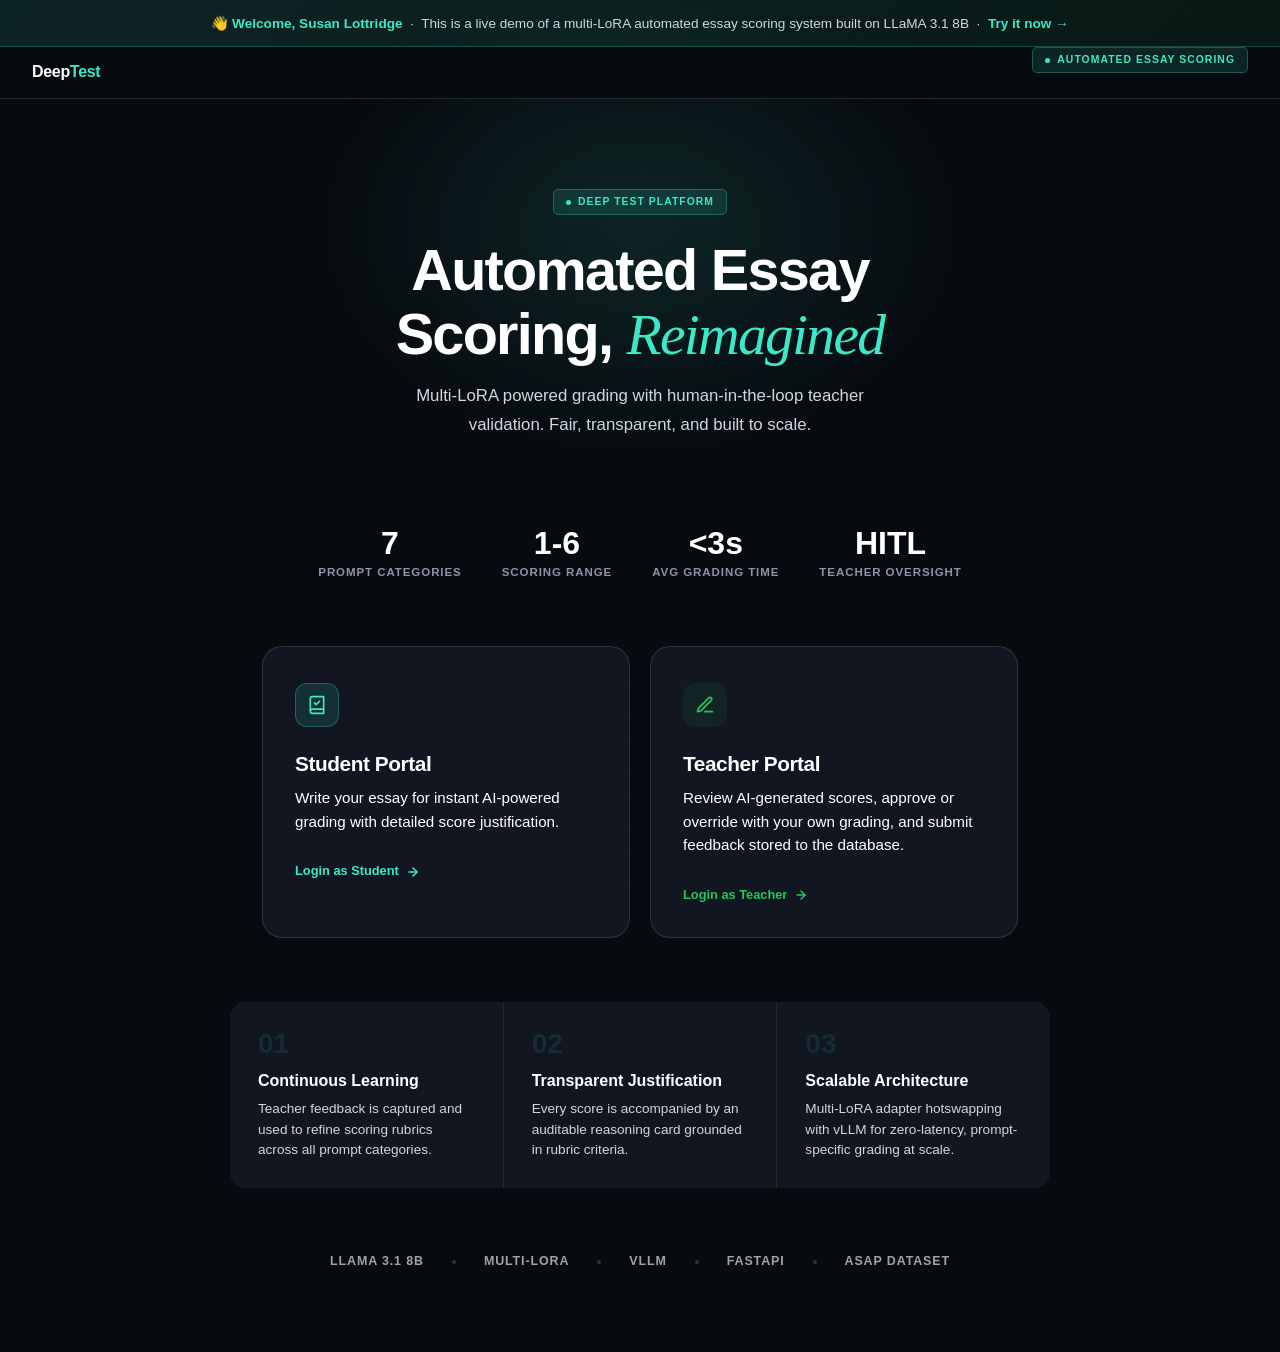
<file: docs/home.html>
<!DOCTYPE html>
<html lang="en">
<head>
<meta charset="UTF-8">
<meta name="viewport" content="width=device-width, initial-scale=1.0">
<title>Deep Test | Automated Essay Scoring</title>
<link href="https://api.fontshare.com/v2/css?f[]=clash-display@400;500;600;700&f[]=satoshi@400;500;600;700&display=swap" rel="stylesheet">
<style>
*,*::before,*::after{margin:0;padding:0;box-sizing:border-box}
:root{
  --bg:#070A0F;--bg2:#111620;--bg3:#1A1F2B;--bg4:#1B2030;
  --accent:#3DE8C8;--accent2:#2AB89D;--accent-dim:rgba(61,232,200,.12);--accent-border:rgba(61,232,200,.28);
  --green:#22C55E;--green-dim:rgba(34,197,94,.08);--amber:#F59E0B;--amber-dim:rgba(245,158,11,.08);
  --t1:#FFFFFF;--t2:#D0D7E0;--t3:#8B95A5;
  --border:rgba(255,255,255,.12);
  --fd:'Clash Display',sans-serif;--fb:'Satoshi',sans-serif;
}
html{scroll-behavior:smooth;-webkit-font-smoothing:antialiased}
body{font-family:var(--fb);background:var(--bg);color:var(--t1);line-height:1.6;min-height:100vh;overflow-x:hidden}
body::before{content:'';position:fixed;inset:0;pointer-events:none;z-index:0;opacity:.3;background-image:radial-gradient(rgba(255,255,255,.025) 1px,transparent 1px);background-size:28px 28px}

/* ── Topbar ── */
.topbar{position:sticky;top:0;z-index:100;display:flex;align-items:center;justify-content:space-between;padding:0 2rem;height:52px;background:rgba(7,10,15,.82);backdrop-filter:blur(20px);-webkit-backdrop-filter:blur(20px);border-bottom:1px solid var(--border)}
.brand{font-family:var(--fd);font-size:1rem;font-weight:700;color:var(--t1);letter-spacing:-.02em}
.brand em{font-style:normal;color:var(--accent)}

/* ── Hero ── */
.hero{text-align:center;padding:5.5rem 2rem 3rem;position:relative;z-index:1}
.hero::before{content:'';position:absolute;top:-30%;left:50%;transform:translateX(-50%);width:700px;height:500px;background:radial-gradient(ellipse,var(--accent-dim),transparent 70%);pointer-events:none;z-index:0}
.hero>*{position:relative;z-index:1}
.eyebrow{display:inline-flex;align-items:center;gap:7px;font-size:.65rem;font-weight:700;letter-spacing:.1em;text-transform:uppercase;color:var(--accent);background:var(--accent-dim);border:1px solid var(--accent-border);padding:4px 12px;border-radius:5px;margin-bottom:1.5rem}
.eyebrow .dot{width:5px;height:5px;background:var(--accent);border-radius:50%;animation:pulse 2s ease-in-out infinite}
@keyframes pulse{0%,100%{box-shadow:0 0 0 0 rgba(52,209,180,.4)}50%{box-shadow:0 0 0 6px rgba(52,209,180,0)}}
.hero h1{font-family:var(--fd);font-size:clamp(2.2rem,5vw,3.6rem);font-weight:700;letter-spacing:-.03em;line-height:1.1;margin-bottom:1rem}
.hero h1 i{font-style:italic;color:var(--accent);font-family:Georgia,'Times New Roman',serif;font-weight:400}
.hero-sub{font-size:1.05rem;color:var(--t2);max-width:500px;margin:0 auto 1rem;line-height:1.7}

/* ── Stats strip ── */
.stats{display:flex;justify-content:center;gap:2.5rem;padding:1.5rem 0 4rem;flex-wrap:wrap}
.stat{text-align:center}
.stat-num{font-family:var(--fd);font-size:2rem;font-weight:700;color:var(--t1);line-height:1}
.stat-label{font-size:.72rem;font-weight:600;color:var(--t3);text-transform:uppercase;letter-spacing:.08em;margin-top:4px}

/* ── Portal Cards ── */
.portals{display:grid;grid-template-columns:1fr 1fr;gap:1.25rem;max-width:820px;margin:0 auto 4rem;padding:0 2rem}
.portal{display:flex;flex-direction:column;background:var(--bg2);border:1px solid var(--border);border-radius:var(--r-xl,20px);padding:2.25rem 2rem 2rem;text-decoration:none;color:var(--t1);transition:border-color .3s,box-shadow .3s,transform .25s;position:relative;overflow:hidden;cursor:pointer}
.portal::before{content:'';position:absolute;inset:0;border-radius:inherit;opacity:0;transition:opacity .3s;pointer-events:none}
.portal.student::before{background:linear-gradient(135deg,rgba(52,209,180,.04),transparent 55%)}
.portal.teacher::before{background:linear-gradient(135deg,rgba(34,197,94,.04),transparent 55%)}
.portal:hover{transform:translateY(-3px);box-shadow:0 16px 48px rgba(0,0,0,.4)}
.portal:hover::before{opacity:1}
.portal.student:hover{border-color:var(--accent-border)}
.portal.teacher:hover{border-color:var(--green-border)}
.portal-icon{width:44px;height:44px;border-radius:12px;display:flex;align-items:center;justify-content:center;margin-bottom:1.25rem}
.portal-icon.teal{background:var(--accent-dim);border:1px solid var(--accent-border)}
.portal-icon.grn{background:var(--green-dim);border:1px solid var(--green-border)}
.portal-icon svg{width:20px;height:20px}
.portal h2{font-family:var(--fd);font-size:1.3rem;font-weight:700;margin-bottom:.4rem;letter-spacing:-.02em}
.portal .desc{color:var(--t1);font-size:.95rem;line-height:1.55;margin-bottom:1.75rem;flex:1}
.portal-cta{display:flex;align-items:center;gap:7px;font-weight:600;font-size:.8rem;transition:gap .2s}
.portal.student .portal-cta{color:var(--accent)}
.portal.teacher .portal-cta{color:var(--green)}
.portal:hover .portal-cta{gap:11px}
.portal-cta svg{width:14px;height:14px;transition:transform .2s}
.portal:hover .portal-cta svg{transform:translateX(2px)}

/* ── Features ── */
.features{display:grid;grid-template-columns:repeat(3,1fr);gap:1px;background:var(--border);border-radius:16px;overflow:hidden;max-width:820px;margin:0 auto 4rem;position:relative;z-index:1}
.feat{background:var(--bg2);padding:1.75rem}
.feat-num{font-family:var(--fd);font-size:1.75rem;font-weight:700;color:rgba(52,209,180,.12);line-height:1;margin-bottom:.6rem}
.feat h3{font-size:1rem;font-weight:600;margin-bottom:.35rem;color:var(--t1)}
.feat p{font-size:.85rem;color:var(--t2);line-height:1.5}

/* ── Tech strip ── */
.tech{display:flex;justify-content:center;align-items:center;gap:1.75rem;padding:0 2rem 5rem;flex-wrap:wrap}
.tech span{font-size:.78rem;font-weight:600;color:var(--t2);letter-spacing:.07em;text-transform:uppercase;opacity:.75}
.tech-dot{width:4px;height:4px;background:var(--t3);border-radius:50%;opacity:.3}

/* ── Login Modal ── */
.modal-bg{position:fixed;inset:0;z-index:200;background:rgba(0,0,0,.7);backdrop-filter:blur(10px);-webkit-backdrop-filter:blur(10px);display:none;align-items:center;justify-content:center;padding:2rem}
.modal-bg.open{display:flex}
.modal{background:var(--bg2);border:1px solid var(--border);border-radius:20px;width:100%;max-width:400px;padding:2.5rem 2rem 2rem;box-shadow:var(--shadow-lg,0 20px 60px rgba(0,0,0,.5));animation:scaleIn .25s ease}
@keyframes scaleIn{from{opacity:0;transform:scale(.95)}to{opacity:1;transform:scale(1)}}
.modal-head{display:flex;align-items:center;justify-content:space-between;margin-bottom:2rem}
.modal-head h2{font-family:var(--fd);font-size:1.2rem;font-weight:700}
.modal-close{width:30px;height:30px;display:flex;align-items:center;justify-content:center;background:var(--bg3);border:1px solid var(--border);border-radius:8px;cursor:pointer;color:var(--t3);transition:.15s}
.modal-close:hover{background:var(--bg4);color:var(--t1)}
.modal-field{margin-bottom:1rem}
.modal-field label{display:block;font-size:.78rem;font-weight:600;color:var(--t2);margin-bottom:5px}
.modal-field input{width:100%;font-family:var(--fb);font-size:.875rem;color:var(--t1);background:var(--bg);border:1px solid var(--border);border-radius:8px;padding:10px 14px;outline:none;transition:border-color .2s,box-shadow .2s}
.modal-field input:focus{border-color:var(--accent-border);box-shadow:0 0 0 3px var(--accent-dim)}
.modal-field input::placeholder{color:var(--t2)}}
.modal-submit{width:100%;font-family:var(--fb);font-size:.9rem;font-weight:600;color:#fff;border:none;border-radius:10px;padding:12px;cursor:pointer;margin-top:.5rem;transition:all .2s;display:flex;align-items:center;justify-content:center;gap:8px}
.modal-submit.student-btn{background:var(--accent);box-shadow:0 2px 10px rgba(52,209,180,.2)}
.modal-submit.student-btn:hover{background:var(--accent2);box-shadow:0 4px 18px rgba(52,209,180,.3)}
.modal-submit.teacher-btn{background:var(--green);box-shadow:0 2px 10px rgba(34,197,94,.2);color:#064E3B}
.modal-submit.teacher-btn:hover{background:#34D672}
.modal-submit:active{transform:scale(.97)}
.modal-divider{text-align:center;color:var(--t3);font-size:.75rem;margin:.75rem 0;position:relative}

/* ── Stagger ── */
.s1{animation:fadeUp .5s ease both;animation-delay:.04s}
.s2{animation:fadeUp .5s ease both;animation-delay:.1s}
.s3{animation:fadeUp .5s ease both;animation-delay:.18s}
.s4{animation:fadeUp .5s ease both;animation-delay:.26s}
.s5{animation:fadeUp .5s ease both;animation-delay:.34s}
.s6{animation:fadeUp .5s ease both;animation-delay:.42s}
@keyframes fadeUp{from{opacity:0;transform:translateY(12px)}to{opacity:1;transform:translateY(0)}}

@media(max-width:768px){
  .portals{grid-template-columns:1fr;padding:0 1rem}
  .features{grid-template-columns:1fr}
  .stats{gap:1.5rem}
}
</style>
</head>
<body>

<!-- Recruiter Banner -->
<div style="background:linear-gradient(135deg,rgba(61,232,200,.12),rgba(34,197,94,.08));border-bottom:1px solid rgba(61,232,200,.25);padding:10px 2rem;text-align:center;position:relative;z-index:101">
  <span style="font-family:'Satoshi',sans-serif;font-size:.85rem;color:#D0D7E0">
    👋 <strong style="color:#3DE8C8">Welcome, Susan Lottridge</strong> &nbsp;·&nbsp; 
    This is a live demo of a multi-LoRA automated essay scoring system built on LLaMA 3.1 8B &nbsp;·&nbsp;
    <a href="index.html" style="color:#3DE8C8;font-weight:600;text-decoration:none">Try it now →</a>
  </span>
</div>
<nav class="topbar">
    <div class="brand">Deep<em>Test</em></div>
    <div class="eyebrow"><span class="dot"></span> Automated Essay Scoring</div>
</nav>

<section class="hero">
    <div class="eyebrow s1"><span class="dot"></span> Deep Test Platform</div>
    <h1 class="s2">Automated Essay<br>Scoring, <i>Reimagined</i></h1>
    <p class="hero-sub s3">Multi-LoRA powered grading with human-in-the-loop teacher validation. Fair, transparent, and built to scale.</p>
</section>

<div class="stats s4">
    <div class="stat"><div class="stat-num">7</div><div class="stat-label">Prompt Categories</div></div>
    <div class="stat"><div class="stat-num">1-6</div><div class="stat-label">Scoring Range</div></div>
    <div class="stat"><div class="stat-num">&lt;3s</div><div class="stat-label">Avg Grading Time</div></div>
    <div class="stat"><div class="stat-num">HITL</div><div class="stat-label">Teacher Oversight</div></div>
</div>

<div class="portals">
    <div class="portal student s5" onclick="openLogin('student')">
        <div>
            <div class="portal-icon teal">
                <svg viewBox="0 0 24 24" fill="none" stroke="currentColor" stroke-width="2" stroke-linecap="round" stroke-linejoin="round" style="color:var(--accent)"><path d="M4 19.5v-15A2.5 2.5 0 0 1 6.5 2H20v20H6.5a2.5 2.5 0 0 1 0-5H20"/><path d="m9 9.5 2 2 4-4"/></svg>
            </div>
            <h2>Student Portal</h2>
            <p class="desc">Write your essay for instant AI-powered grading with detailed score justification.</p>
        </div>
        <div class="portal-cta">
            Login as Student
            <svg viewBox="0 0 24 24" fill="none" stroke="currentColor" stroke-width="2.5" stroke-linecap="round" stroke-linejoin="round"><path d="M5 12h14"/><path d="m12 5 7 7-7 7"/></svg>
        </div>
    </div>
    <div class="portal teacher s5" onclick="openLogin('teacher')">
        <div>
            <div class="portal-icon grn">
                <svg viewBox="0 0 24 24" fill="none" stroke="currentColor" stroke-width="2" stroke-linecap="round" stroke-linejoin="round" style="color:var(--green)"><path d="M12 20h9"/><path d="M16.5 3.5a2.121 2.121 0 1 1 3 3L7 19l-4 1 1-4Z"/></svg>
            </div>
            <h2>Teacher Portal</h2>
            <p class="desc">Review AI-generated scores, approve or override with your own grading, and submit feedback stored to the database.</p>
        </div>
        <div class="portal-cta">
            Login as Teacher
            <svg viewBox="0 0 24 24" fill="none" stroke="currentColor" stroke-width="2.5" stroke-linecap="round" stroke-linejoin="round"><path d="M5 12h14"/><path d="m12 5 7 7-7 7"/></svg>
        </div>
    </div>
</div>

<div class="features s6">
    <div class="feat">
        <div class="feat-num">01</div>
        <h3>Continuous Learning</h3>
        <p>Teacher feedback is captured and used to refine scoring rubrics across all prompt categories.</p>
    </div>
    <div class="feat">
        <div class="feat-num">02</div>
        <h3>Transparent Justification</h3>
        <p>Every score is accompanied by an auditable reasoning card grounded in rubric criteria.</p>
    </div>
    <div class="feat">
        <div class="feat-num">03</div>
        <h3>Scalable Architecture</h3>
        <p>Multi-LoRA adapter hotswapping with vLLM for zero-latency, prompt-specific grading at scale.</p>
    </div>
</div>

<div class="tech s6">
    <span>Llama 3.1 8B</span><div class="tech-dot"></div>
    <span>Multi-LoRA</span><div class="tech-dot"></div>
    <span>vLLM</span><div class="tech-dot"></div>
    <span>FastAPI</span><div class="tech-dot"></div>
    <span>ASAP Dataset</span>
</div>

<!-- Login Modal -->
<div id="login-modal" class="modal-bg" onclick="closeLogin()">
    <div class="modal" onclick="event.stopPropagation()">
        <div class="modal-head">
            <h2 id="login-title">Student Login</h2>
            <button class="modal-close" onclick="closeLogin()">
                <svg width="14" height="14" viewBox="0 0 24 24" fill="none" stroke="currentColor" stroke-width="2.5" stroke-linecap="round"><path d="M18 6 6 18"/><path d="m6 6 12 12"/></svg>
            </button>
        </div>
        <form id="login-form" onsubmit="handleLogin(event)">
            <div class="modal-field">
                <label for="login-email">Email Address</label>
                <input type="email" id="login-email" placeholder="you@university.edu" required>
                <button type="button" onclick="document.getElementById('login-email').value='susan_demo@gmail.com';document.getElementById('login-pass').value='1234'" style="margin-top:8px;width:100%;padding:8px;background:rgba(200,169,110,0.15);border:1px solid rgba(200,169,110,0.3);color:#d4b070;border-radius:6px;font-size:0.8rem;cursor:pointer;letter-spacing:0.05em;">⚡ Autofill Demo Credentials</button>
            </div>
            <div class="modal-field">
                <label for="login-pass">Password</label>
                <input type="password" id="login-pass" placeholder="Enter any password" required>
            </div>
            <button type="submit" class="modal-submit" id="login-btn">Sign In</button>
        </form>
    </div>
</div>

<script>
let loginRole = 'student';

function openLogin(role) {
    loginRole = role;
    document.getElementById('login-title').textContent = role === 'student' ? 'Student Login' : 'Teacher Login';
    const btn = document.getElementById('login-btn');
    btn.className = 'modal-submit ' + (role === 'student' ? 'student-btn' : 'teacher-btn');
    btn.textContent = role === 'student' ? 'Enter Student Portal' : 'Enter Teacher Portal';
    document.getElementById('login-modal').classList.add('open');
    document.getElementById('login-email').focus();
}

function closeLogin() {
    document.getElementById('login-modal').classList.remove('open');
}

document.addEventListener('keydown', e => { if (e.key === 'Escape') closeLogin(); });

function handleLogin(e) {
    e.preventDefault();
    const email = document.getElementById('login-email').value.trim();
    const name = email.split('@')[0];

    // Store in sessionStorage so portals can read it
    sessionStorage.setItem('dt_user', JSON.stringify({ name, email, role: loginRole }));

    if (loginRole === 'student') {
        window.location.href = 'index.html';
    } else {
        window.location.href = 'reviewer.html';
    }
}
</script>
</body>
</html>
</file>
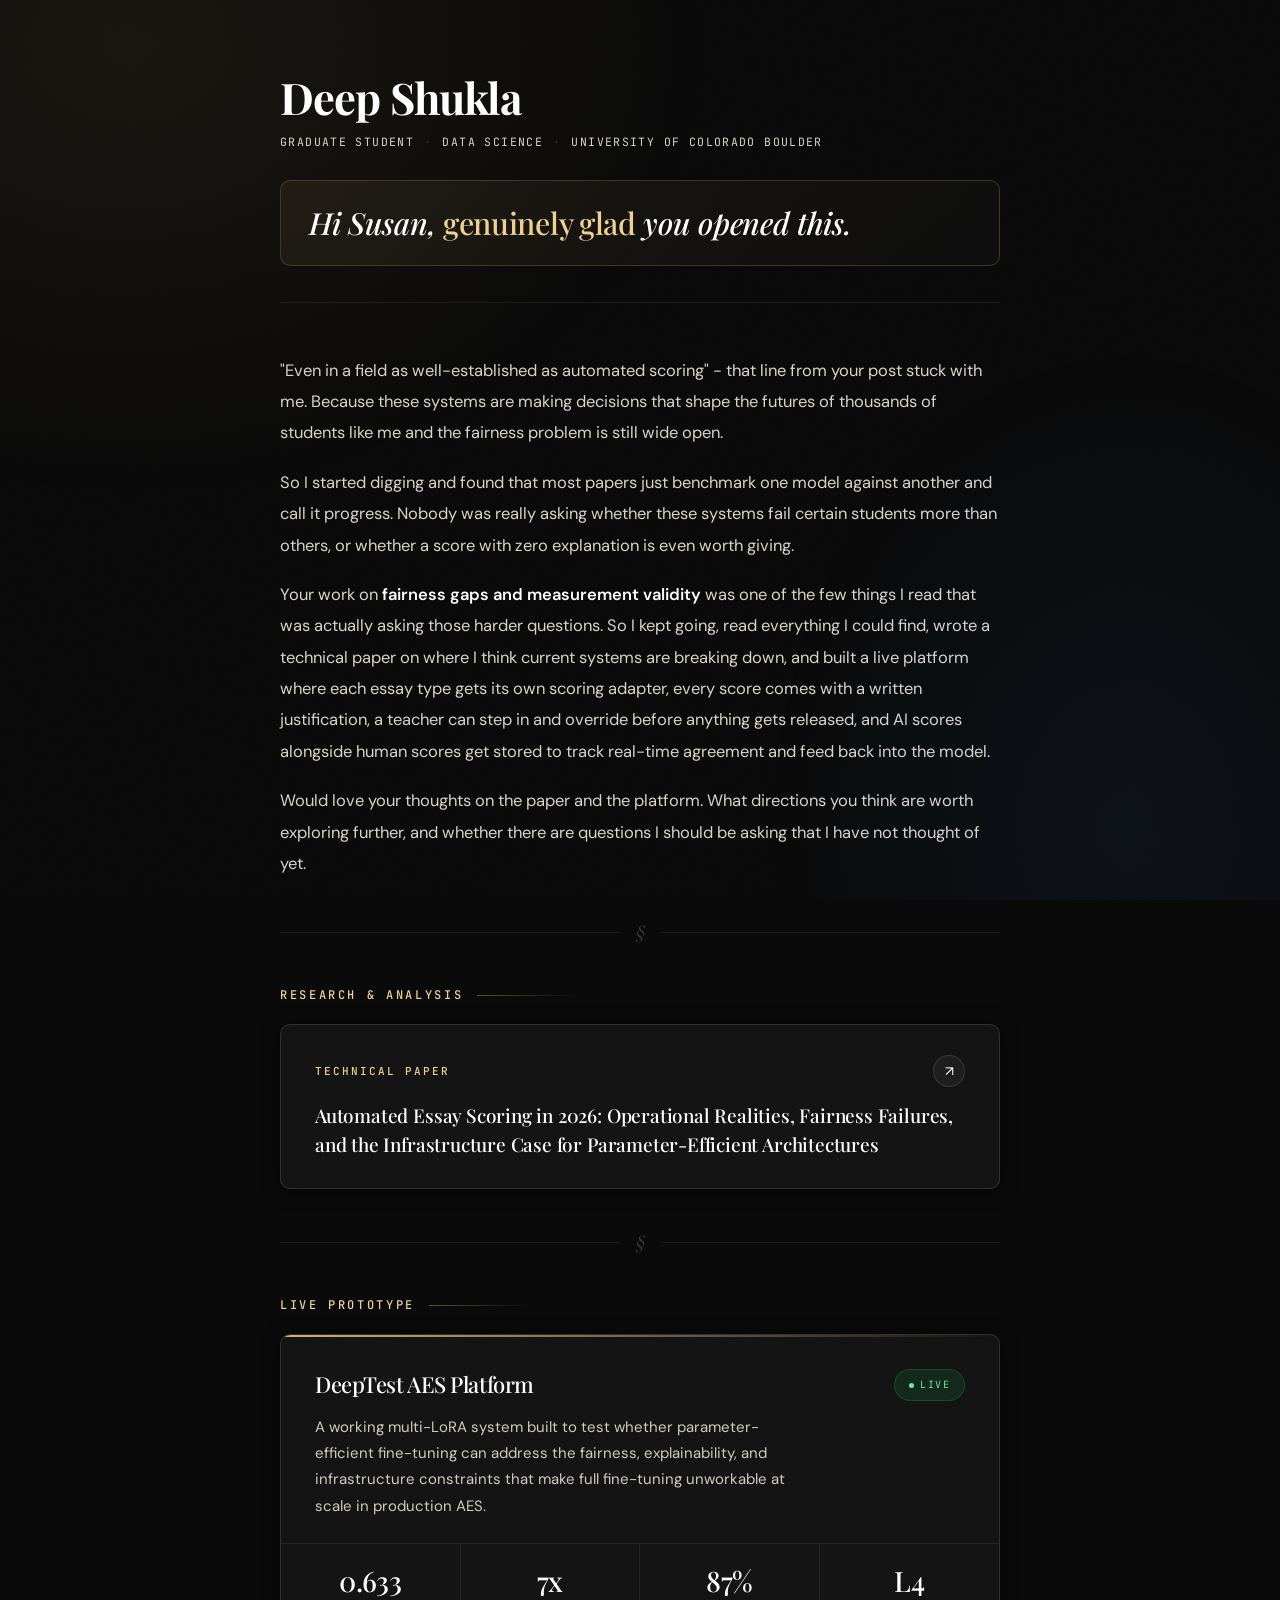
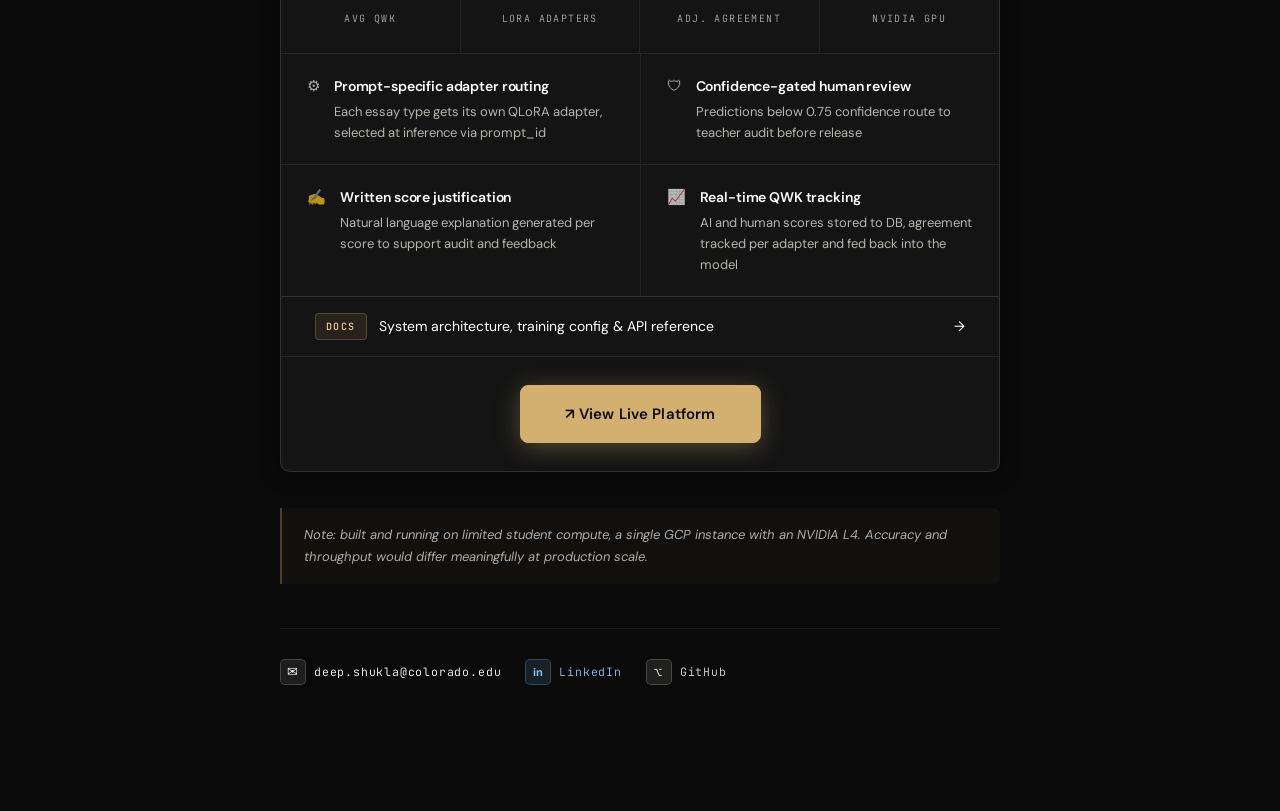
<file: docs/Intro-page.html>
<!DOCTYPE html>
<html lang="en">
<head>
<meta charset="UTF-8"/>
<meta name="viewport" content="width=device-width, initial-scale=1.0"/>
<title>Deep Shukla - AES Research for Susan Lottridge</title>
<link href="https://fonts.googleapis.com/css2?family=Playfair+Display:ital,wght@0,400;0,500;0,700;1,400;1,500&family=DM+Sans:opsz,wght@9..40,300;9..40,400;9..40,500;9..40,600&family=JetBrains+Mono:wght@300;400;500&display=swap" rel="stylesheet"/>
<style>
*,*::before,*::after{margin:0;padding:0;box-sizing:border-box;}
html{font-size:16px;scroll-behavior:smooth;}
body{
  background:#0a0a0a;
  color:#f0ece4;
  font-family:'DM Sans',-apple-system,sans-serif;
  font-weight:400;
  line-height:1.75;
  -webkit-font-smoothing:antialiased;
  overflow-x:hidden;
}
:root{
  --bg:#0a0a0a;
  --bg2:#141414;
  --bg3:#1e1e1e;
  --muted:#9a9690;
  --faint:#3a3835;
  --gold:#d4b070;
  --gold2:#f0d090;
  --blue2:#90c4f0;
  --border:rgba(255,255,255,0.12);
  --border2:rgba(255,255,255,0.07);
}

.mesh{
  position:fixed;inset:0;z-index:0;pointer-events:none;
  background:
    radial-gradient(ellipse 900px 700px at 10% 5%,rgba(212,176,112,0.08) 0%,transparent 65%),
    radial-gradient(ellipse 600px 800px at 88% 92%,rgba(60,100,180,0.09) 0%,transparent 60%);
}
.grain{
  position:fixed;inset:0;z-index:1;pointer-events:none;opacity:0.18;
  background-image:url("data:image/svg+xml,%3Csvg xmlns='http://www.w3.org/2000/svg' width='300' height='300'%3E%3Cfilter id='n'%3E%3CfeTurbulence type='fractalNoise' baseFrequency='0.75' numOctaves='4' stitchTiles='stitch'/%3E%3C/filter%3E%3Crect width='300' height='300' filter='url(%23n)' opacity='0.08'/%3E%3C/svg%3E");
}

.page{
  position:relative;z-index:2;
  max-width:880px;
  margin:0 auto;
  padding:72px 80px 120px;
}

/* HEADER */
.header-block{margin-bottom:52px;padding-bottom:36px;border-bottom:1px solid var(--border2);}
.header-identity{margin-bottom:28px;}
.name-line{
  font-family:'Playfair Display',Georgia,serif;
  font-size:clamp(2rem,3.4vw,2.8rem);
  font-weight:700;letter-spacing:-0.02em;line-height:1.15;
  color:#ffffff;margin-bottom:10px;
}
.meta-row{
  display:flex;align-items:center;flex-wrap:wrap;
  font-family:'JetBrains Mono',monospace;
  font-size:11.5px;font-weight:400;letter-spacing:0.12em;text-transform:uppercase;
  color:#d8d4cc;
}
.meta-sep{margin:0 10px;color:var(--faint);}

.greeting-block{
  background:linear-gradient(135deg,rgba(212,176,112,0.08) 0%,rgba(255,255,255,0.02) 100%);
  border:1px solid rgba(212,176,112,0.22);border-radius:10px;padding:22px 28px;
}
.greeting-text{
  font-family:'Playfair Display',serif;
  font-size:clamp(1.4rem,2.6vw,1.9rem);
  font-weight:500;font-style:italic;line-height:1.3;
  color:#ffffff;letter-spacing:-0.01em;
}
.greeting-text em{font-style:normal;color:var(--gold2);}

/* INTRO */
.intro{font-size:16.5px;line-height:1.9;color:#d8d4cc;font-weight:400;}
.intro p+p{margin-top:1.1em;}
.intro strong{color:#ffffff;font-weight:600;}

/* DIVIDER */
.divider{display:flex;align-items:center;gap:16px;margin:44px 0;}
.divider-line{flex:1;height:1px;background:var(--border2);}
.divider-glyph{font-family:'Playfair Display',serif;font-size:18px;color:var(--faint);line-height:1;font-style:italic;}

/* SECTION LABEL */
.sec{
  font-family:'JetBrains Mono',monospace;
  font-size:12px;font-weight:500;letter-spacing:0.22em;text-transform:uppercase;
  color:var(--gold2);margin-bottom:18px;
  display:flex;align-items:center;gap:14px;
}
.sec::after{content:'';flex:1;height:1px;background:linear-gradient(90deg,rgba(240,208,144,0.35),transparent);max-width:100px;}

/* PAPER CARD */
.paper-card{
  display:block;text-decoration:none;
  background:var(--bg2);border:1px solid var(--border);border-radius:10px;padding:30px 34px;
  position:relative;overflow:hidden;
  transition:border-color 0.3s,box-shadow 0.3s,transform 0.3s;
  box-shadow:0 2px 20px rgba(0,0,0,0.4);
}
.paper-card::before{
  content:'';position:absolute;top:0;left:0;right:0;height:1px;
  background:linear-gradient(90deg,transparent,var(--gold),transparent);
  opacity:0;transition:opacity 0.3s;
}
.paper-card:hover{border-color:rgba(212,176,112,0.4);box-shadow:0 16px 52px rgba(0,0,0,0.55);transform:translateY(-3px);}
.paper-card:hover::before{opacity:1;}
.paper-header{display:flex;justify-content:space-between;align-items:center;margin-bottom:14px;}
.paper-tag{
  font-family:'JetBrains Mono',monospace;
  font-size:11px;font-weight:500;letter-spacing:0.18em;text-transform:uppercase;
  color:var(--gold2);
}
.paper-arrow-btn{
  width:32px;height:32px;border-radius:50%;
  background:var(--bg3);border:1px solid var(--border);
  display:flex;align-items:center;justify-content:center;
  font-size:14px;color:#ffffff;transition:all 0.25s;
}
.paper-card:hover .paper-arrow-btn{background:var(--gold);border-color:var(--gold);color:#0a0a0a;transform:rotate(-45deg);}
.paper-title{
  font-family:'Playfair Display',serif;
  font-size:19px;font-weight:500;line-height:1.5;letter-spacing:-0.01em;
  color:#ffffff;
}

/* PROJECT */
.project-wrap{background:var(--bg2);border:1px solid var(--border);border-radius:10px;overflow:hidden;box-shadow:0 2px 20px rgba(0,0,0,0.4);}
.proj-accent{height:2px;background:linear-gradient(90deg,var(--gold) 0%,rgba(212,176,112,0.4) 60%,transparent 100%);}
.proj-head{padding:28px 34px 24px;border-bottom:1px solid var(--border2);display:flex;justify-content:space-between;align-items:flex-start;gap:16px;}
.proj-title{font-family:'Playfair Display',serif;font-size:22px;font-weight:500;letter-spacing:-0.02em;color:#ffffff;margin-bottom:10px;}
.proj-desc{font-size:15px;line-height:1.75;color:#d0ccc4;max-width:500px;}

.live-badge{
  display:inline-flex;align-items:center;gap:6px;
  background:rgba(22,163,74,0.15);border:1px solid rgba(22,163,74,0.3);color:#6ee7a0;
  font-family:'JetBrains Mono',monospace;font-size:10px;letter-spacing:0.14em;text-transform:uppercase;
  padding:6px 14px;border-radius:20px;white-space:nowrap;flex-shrink:0;margin-top:4px;
}
.live-dot{width:5px;height:5px;border-radius:50%;background:#6ee7a0;animation:pulse 2.2s ease-in-out infinite;}
@keyframes pulse{0%,100%{opacity:1;transform:scale(1);}50%{opacity:0.3;transform:scale(0.85);}}

/* STATS */
.stats{display:grid;grid-template-columns:repeat(4,1fr);border-bottom:1px solid var(--border2);}
.stat{padding:22px 14px;text-align:center;border-right:1px solid var(--border2);transition:background 0.2s;}
.stat:last-child{border-right:none;}
.stat:hover{background:rgba(255,255,255,0.03);}
.stat-val{font-family:'Playfair Display',serif;font-size:28px;font-weight:500;color:#ffffff;display:block;line-height:1.1;margin-bottom:6px;letter-spacing:-0.02em;}
.stat-lbl{font-family:'JetBrains Mono',monospace;font-size:10px;font-weight:300;letter-spacing:0.14em;text-transform:uppercase;color:#b0aca6;}

/* TILES */
.tiles{display:grid;grid-template-columns:1fr 1fr;gap:1px;background:var(--border2);border-bottom:1px solid var(--border2);}
.tile{background:var(--bg2);padding:20px 26px;display:flex;gap:14px;align-items:flex-start;transition:background 0.2s;}
.tile:hover{background:rgba(255,255,255,0.025);}
.tile-icon{font-size:15px;line-height:1.7;flex-shrink:0;opacity:0.7;}
.tile-name{font-size:14px;font-weight:600;color:#ffffff;margin-bottom:4px;letter-spacing:-0.01em;}
.tile-body{font-size:13px;color:#b8b4ac;line-height:1.6;}

/* DOCS ROW */
.readme-row{
  display:flex;align-items:center;justify-content:space-between;
  padding:16px 34px;border-bottom:1px solid var(--border2);
  text-decoration:none;transition:background 0.2s;gap:12px;
}
.readme-row:hover{background:rgba(255,255,255,0.03);}
.readme-inner{display:flex;align-items:center;gap:12px;}
.readme-tag{
  font-family:'JetBrains Mono',monospace;font-size:10px;letter-spacing:0.14em;text-transform:uppercase;
  color:var(--gold2);background:rgba(212,176,112,0.1);border:1px solid rgba(212,176,112,0.25);
  padding:4px 10px;border-radius:4px;white-space:nowrap;font-weight:500;
}
.readme-label{font-size:14px;font-weight:400;color:#ffffff;}
.readme-chev{font-size:14px;color:#ffffff;transition:color 0.2s,transform 0.2s;}
.readme-row:hover .readme-chev{color:var(--gold);transform:translateX(4px);}

/* CTA */
.cta{padding:28px 34px;display:flex;justify-content:center;}
.btn-hero{
  display:inline-flex;align-items:center;gap:10px;
  text-decoration:none;
  font-family:'DM Sans',sans-serif;font-size:15px;font-weight:600;
  padding:15px 44px;border-radius:8px;
  background:var(--gold);color:#0a0a0a;
  border:1px solid var(--gold);
  box-shadow:0 4px 24px rgba(212,176,112,0.35);
  transition:all 0.2s;letter-spacing:0.01em;white-space:nowrap;
}
.btn-hero:hover{background:var(--gold2);border-color:var(--gold2);box-shadow:0 6px 32px rgba(212,176,112,0.5);transform:translateY(-2px);}

/* FOOTNOTE */
.footnote{
  margin-top:36px;padding:16px 22px;
  border-left:2px solid rgba(212,176,112,0.3);background:rgba(212,176,112,0.04);
  border-radius:0 6px 6px 0;font-size:13px;font-style:italic;color:#b0aca6;line-height:1.7;
}

/* CONTACT */
.contact{margin-top:44px;padding-top:24px;border-top:1px solid var(--border2);display:flex;flex-wrap:wrap;align-items:center;}
.contact-item{
  display:inline-flex;align-items:center;gap:8px;
  font-family:'JetBrains Mono',monospace;font-size:11.5px;font-weight:300;letter-spacing:0.07em;
  padding:6px 0;margin-right:24px;text-decoration:none;transition:color 0.2s;
}
.contact-item.email{color:#ffffff;}
.contact-item.email:hover{color:var(--gold2);}
.contact-item.linkedin{color:var(--blue2);}
.contact-item.linkedin:hover{color:#c0dcff;}
.contact-item.github{color:#e0dcd4;}
.contact-item.github:hover{color:#ffffff;}
.contact-icon{
  width:26px;height:26px;border-radius:5px;
  display:flex;align-items:center;justify-content:center;font-size:13px;flex-shrink:0;
}
.contact-item.email .contact-icon{background:rgba(255,255,255,0.08);border:1px solid rgba(255,255,255,0.18);}
.contact-item.linkedin .contact-icon{background:rgba(110,168,212,0.15);border:1px solid rgba(110,168,212,0.3);font-family:'DM Sans',sans-serif;font-size:11px;font-weight:700;color:var(--blue2);}
.contact-item.github .contact-icon{background:rgba(232,228,220,0.1);border:1px solid rgba(232,228,220,0.2);}

@media(max-width:900px){.page{padding:60px 44px 100px;}}
@media(max-width:640px){
  .page{padding:44px 20px 80px;}
  .stats{grid-template-columns:repeat(2,1fr);}
  .tiles{grid-template-columns:1fr;}
  .proj-head{flex-direction:column;}
  .name-line{font-size:1.7rem;}
  .greeting-text{font-size:1.3rem;}
}
</style>
</head>
<body>
<div class="mesh"></div>
<div class="grain"></div>

<main class="page">

  <div class="header-block">
    <div class="header-identity">
      <div class="name-line">Deep Shukla</div>
      <div class="meta-row">
        Graduate Student
        <span class="meta-sep">·</span>
        Data Science
        <span class="meta-sep">·</span>
        University of Colorado Boulder
      </div>
    </div>
    <div class="greeting-block">
      <div class="greeting-text">Hi Susan, <em>genuinely glad</em> you opened this.</div>
    </div>
  </div>

  <div class="intro">
    <p>"Even in a field as well-established as automated scoring" - that line from your post stuck with me. Because these systems are making decisions that shape the futures of thousands of students like me and the fairness problem is still wide open.</p>
    <p>So I started digging and found that most papers just benchmark one model against another and call it progress. Nobody was really asking whether these systems fail certain students more than others, or whether a score with zero explanation is even worth giving.</p>
    <p>Your work on <strong>fairness gaps and measurement validity</strong> was one of the few things I read that was actually asking those harder questions. So I kept going, read everything I could find, wrote a technical paper on where I think current systems are breaking down, and built a live platform where each essay type gets its own scoring adapter, every score comes with a written justification, a teacher can step in and override before anything gets released, and AI scores alongside human scores get stored to track real-time agreement and feed back into the model.</p>
    <p>Would love your thoughts on the paper and the platform. What directions you think are worth exploring further, and whether there are questions I should be asking that I have not thought of yet.</p>
  </div>

  <div class="divider">
    <div class="divider-line"></div>
    <div class="divider-glyph">§</div>
    <div class="divider-line"></div>
  </div>

  <div class="sec">Research &amp; Analysis</div>

  <a class="paper-card" href="https://623dks.github.io/aes-platform/Research-paper.html" target="_blank">
    <div class="paper-header">
      <div class="paper-tag">Technical Paper</div>
      <div class="paper-arrow-btn">↗</div>
    </div>
    <div class="paper-title">Automated Essay Scoring in 2026: Operational Realities, Fairness Failures, and the Infrastructure Case for Parameter-Efficient Architectures</div>
  </a>

  <div class="divider">
    <div class="divider-line"></div>
    <div class="divider-glyph">§</div>
    <div class="divider-line"></div>
  </div>

  <div class="sec">Live Prototype</div>

  <div class="project-wrap">
    <div class="proj-accent"></div>
    <div class="proj-head">
      <div>
        <div class="proj-title">DeepTest AES Platform</div>
        <div class="proj-desc">A working multi-LoRA system built to test whether parameter-efficient fine-tuning can address the fairness, explainability, and infrastructure constraints that make full fine-tuning unworkable at scale in production AES.</div>
      </div>
      <div class="live-badge"><span class="live-dot"></span>Live</div>
    </div>

    <div class="stats">
      <div class="stat"><span class="stat-val" data-target="0.633" data-dec="3">0.633</span><span class="stat-lbl">Avg QWK</span></div>
      <div class="stat"><span class="stat-val" data-target="7" data-suffix="x">7x</span><span class="stat-lbl">LoRA Adapters</span></div>
      <div class="stat"><span class="stat-val" data-target="87" data-suffix="%">87%</span><span class="stat-lbl">Adj. Agreement</span></div>
      <div class="stat"><span class="stat-val">L4</span><span class="stat-lbl">NVIDIA GPU</span></div>
    </div>

    <div class="tiles">
      <div class="tile">
        <div class="tile-icon">⚙</div>
        <div><div class="tile-name">Prompt-specific adapter routing</div><div class="tile-body">Each essay type gets its own QLoRA adapter, selected at inference via prompt_id</div></div>
      </div>
      <div class="tile">
        <div class="tile-icon">🛡</div>
        <div><div class="tile-name">Confidence-gated human review</div><div class="tile-body">Predictions below 0.75 confidence route to teacher audit before release</div></div>
      </div>
      <div class="tile">
        <div class="tile-icon">✍</div>
        <div><div class="tile-name">Written score justification</div><div class="tile-body">Natural language explanation generated per score to support audit and feedback</div></div>
      </div>
      <div class="tile">
        <div class="tile-icon">📈</div>
        <div><div class="tile-name">Real-time QWK tracking</div><div class="tile-body">AI and human scores stored to DB, agreement tracked per adapter and fed back into the model</div></div>
      </div>
    </div>

    <a class="readme-row" href="https://623dks.github.io/aes-platform/README.html" target="_blank">
      <div class="readme-inner">
        <span class="readme-tag">Docs</span>
        <span class="readme-label">System architecture, training config &amp; API reference</span>
      </div>
      <span class="readme-chev">→</span>
    </a>

    <div class="cta">
      <a class="btn-hero" href="https://623dks.github.io/aes-platform/home.html" target="_blank">↗ View Live Platform</a>
    </div>
  </div>

  <div class="footnote">
    Note: built and running on limited student compute, a single GCP instance with an NVIDIA L4. Accuracy and throughput would differ meaningfully at production scale.
  </div>

  <div class="contact">
    <span class="contact-item email">
      <span class="contact-icon">✉</span>deep.shukla@colorado.edu
    </span>
    <a class="contact-item linkedin" href="https://www.linkedin.com/in/deep-shukla-b4035220a/" target="_blank">
      <span class="contact-icon">in</span>LinkedIn
    </a>
    <a class="contact-item github" href="https://github.com/623dks/aes-platform" target="_blank">
      <span class="contact-icon">⌥</span>GitHub
    </a>
  </div>

</main>

<script>
function animateCounter(el) {
  const raw = el.dataset.target; if (!raw) return;
  const target = parseFloat(raw), dec = parseInt(el.dataset.dec || '0'), suffix = el.dataset.suffix || '';
  const duration = 1100, startFrom = target * 0.5, startTime = performance.now();
  function easeOut(t) { return 1 - Math.pow(1 - t, 3); }
  function tick(now) {
    const p = Math.min((now - startTime) / duration, 1);
    const val = startFrom + (target - startFrom) * easeOut(p);
    el.textContent = (dec > 0 ? val.toFixed(dec) : Math.round(val)) + suffix;
    if (p < 1) requestAnimationFrame(tick);
  }
  requestAnimationFrame(tick);
}
window.addEventListener('load', () => {
  document.querySelectorAll('.stat-val[data-target]').forEach(el => setTimeout(() => animateCounter(el), 400));
});

const card = document.querySelector('.paper-card');
if (card) {
  card.addEventListener('mousemove', (e) => {
    const r = card.getBoundingClientRect();
    const x = ((e.clientX - r.left) / r.width - 0.5) * 8;
    const y = ((e.clientY - r.top) / r.height - 0.5) * 5;
    card.style.transform = `translateY(-3px) rotateX(${-y}deg) rotateY(${x}deg)`;
  });
  card.addEventListener('mouseleave', () => { card.style.transform = ''; card.style.transition = 'transform 0.4s ease, border-color 0.3s, box-shadow 0.3s'; });
  card.addEventListener('mouseenter', () => { card.style.transition = 'transform 0.08s ease, border-color 0.3s, box-shadow 0.3s'; });
}
</script>
</body>
</html>
</file>
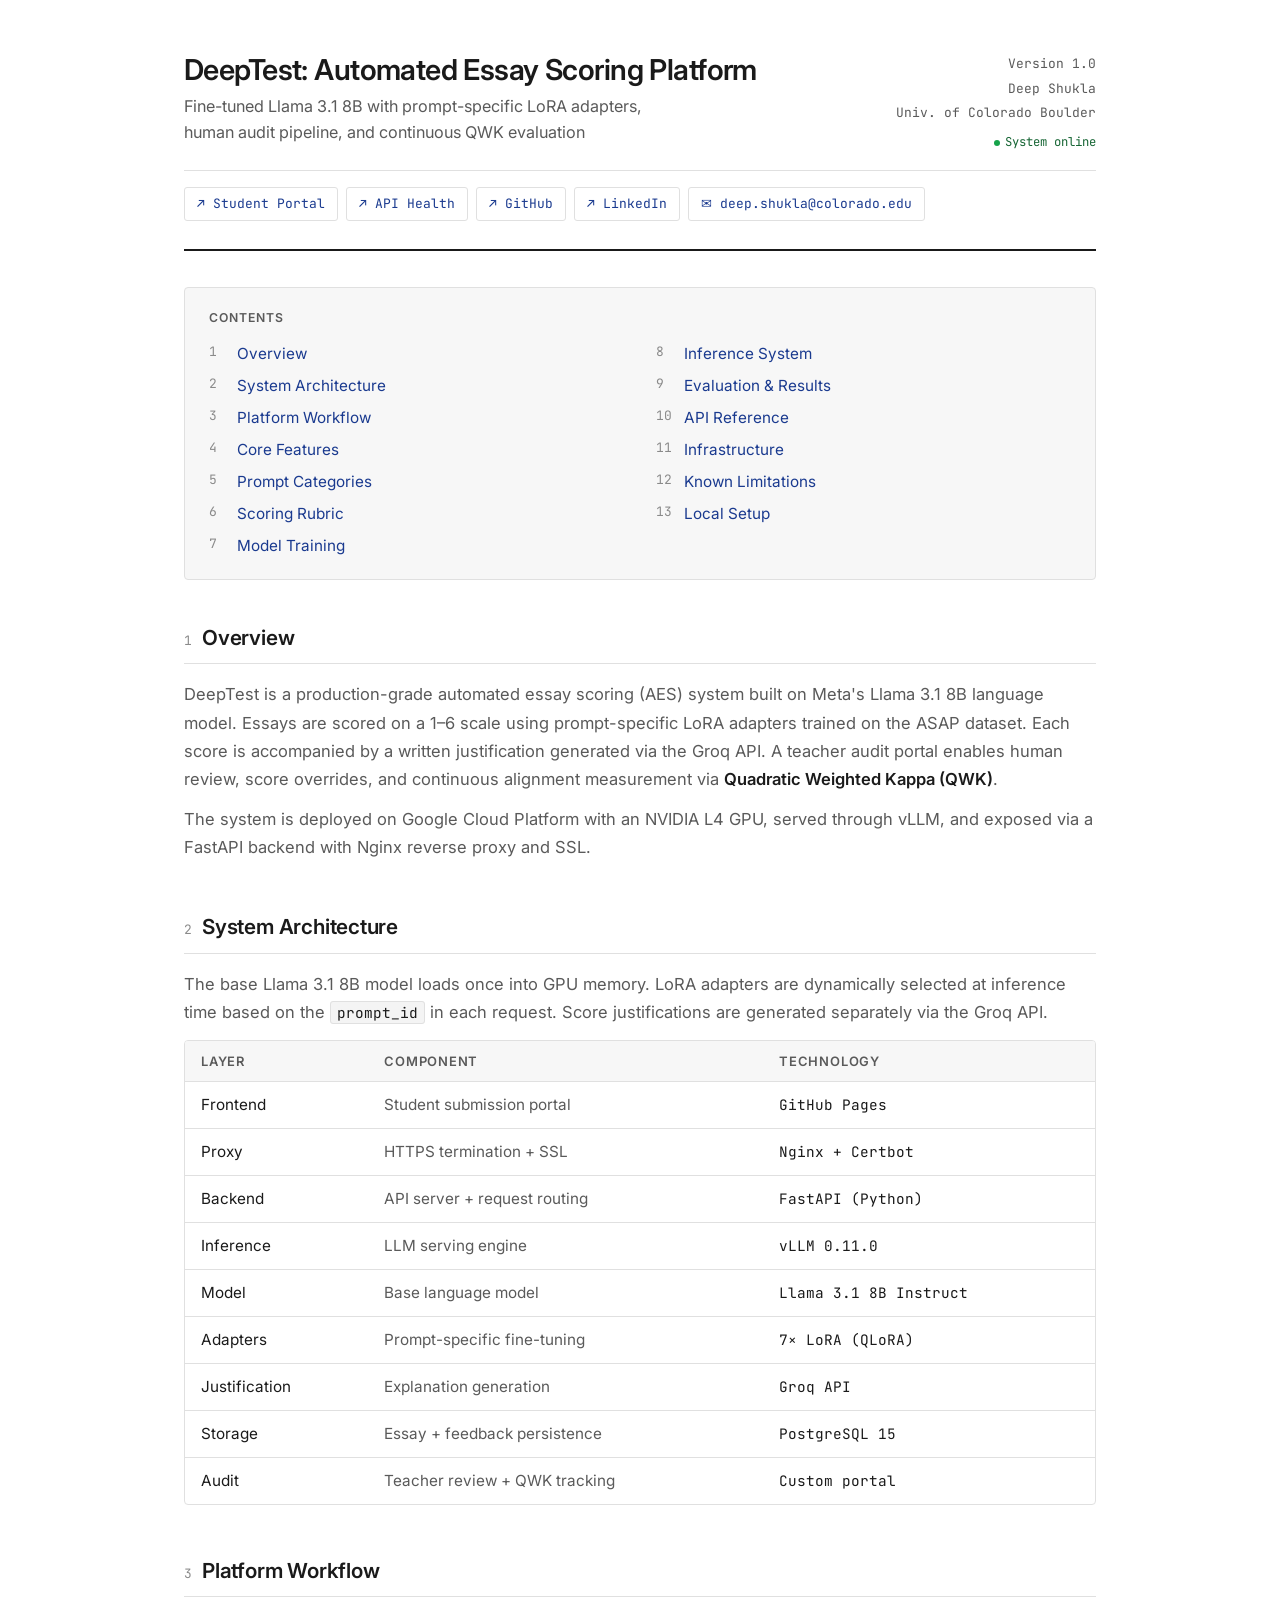
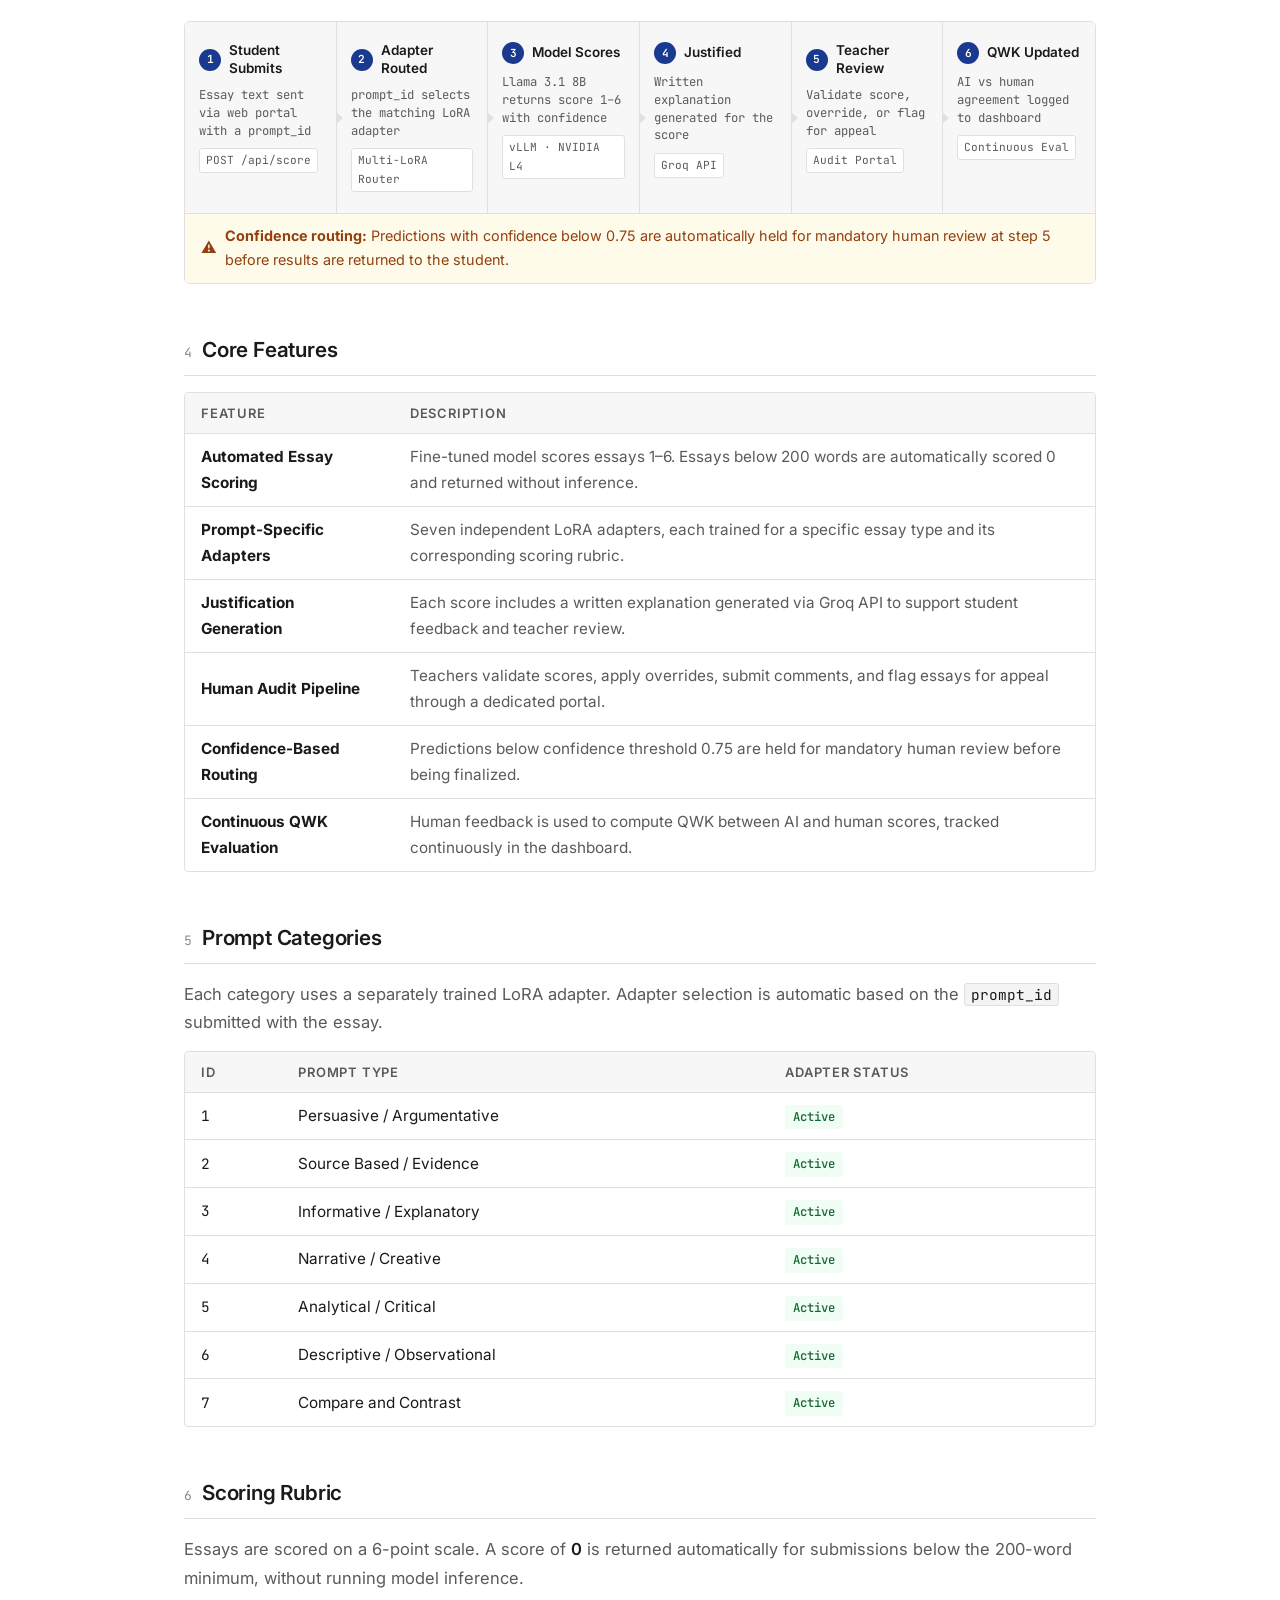
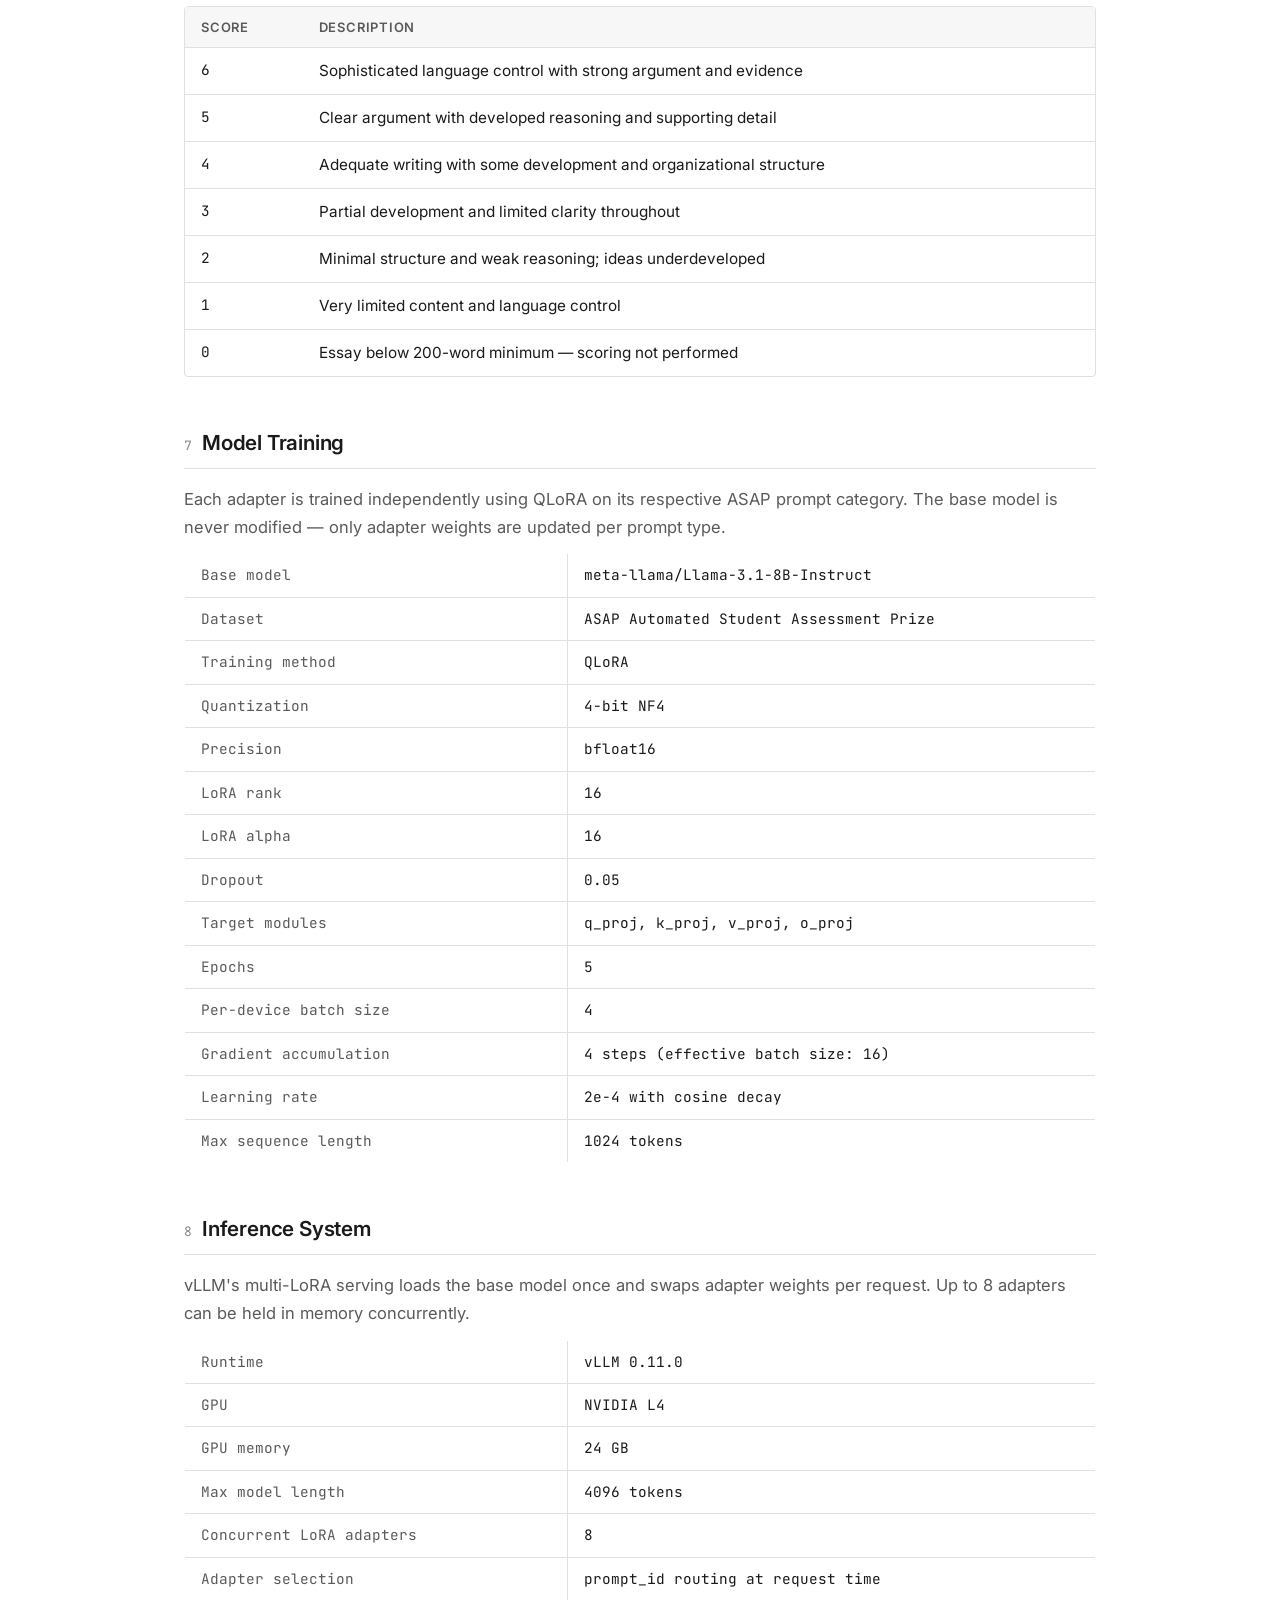
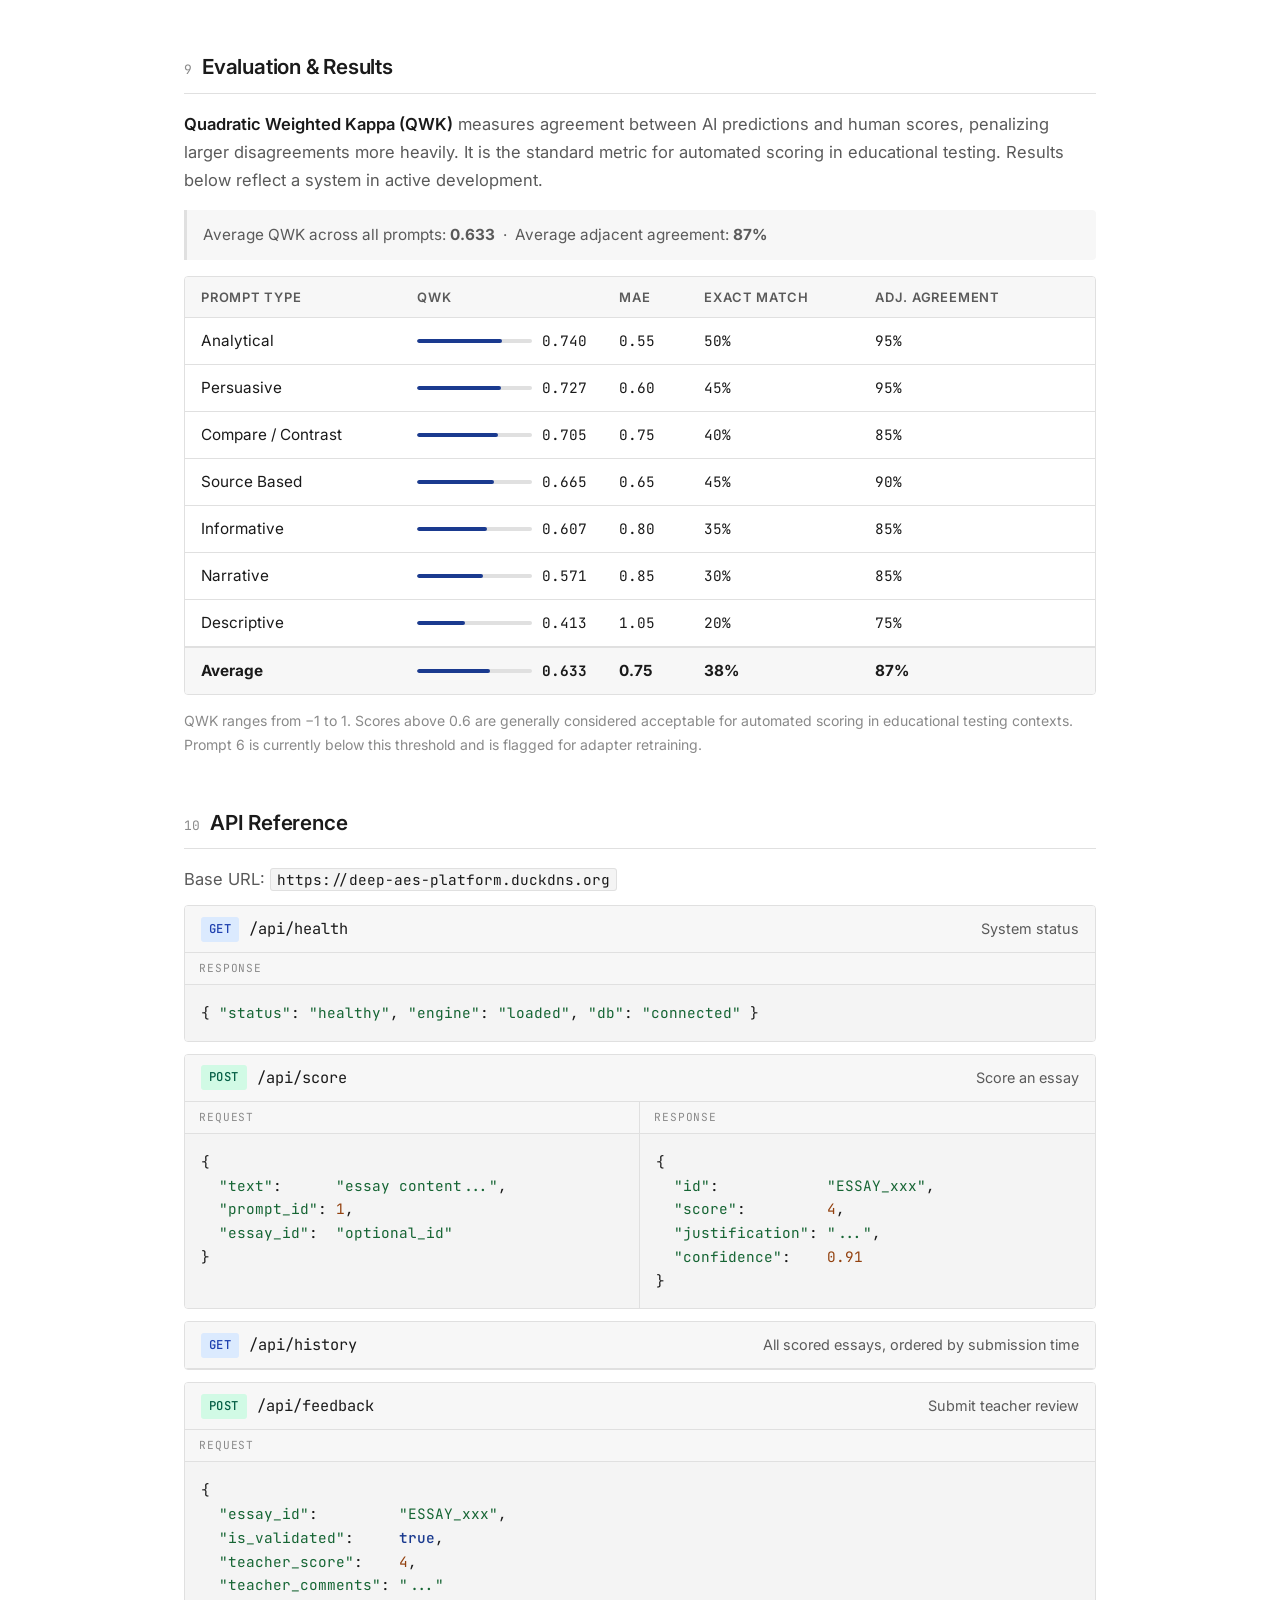
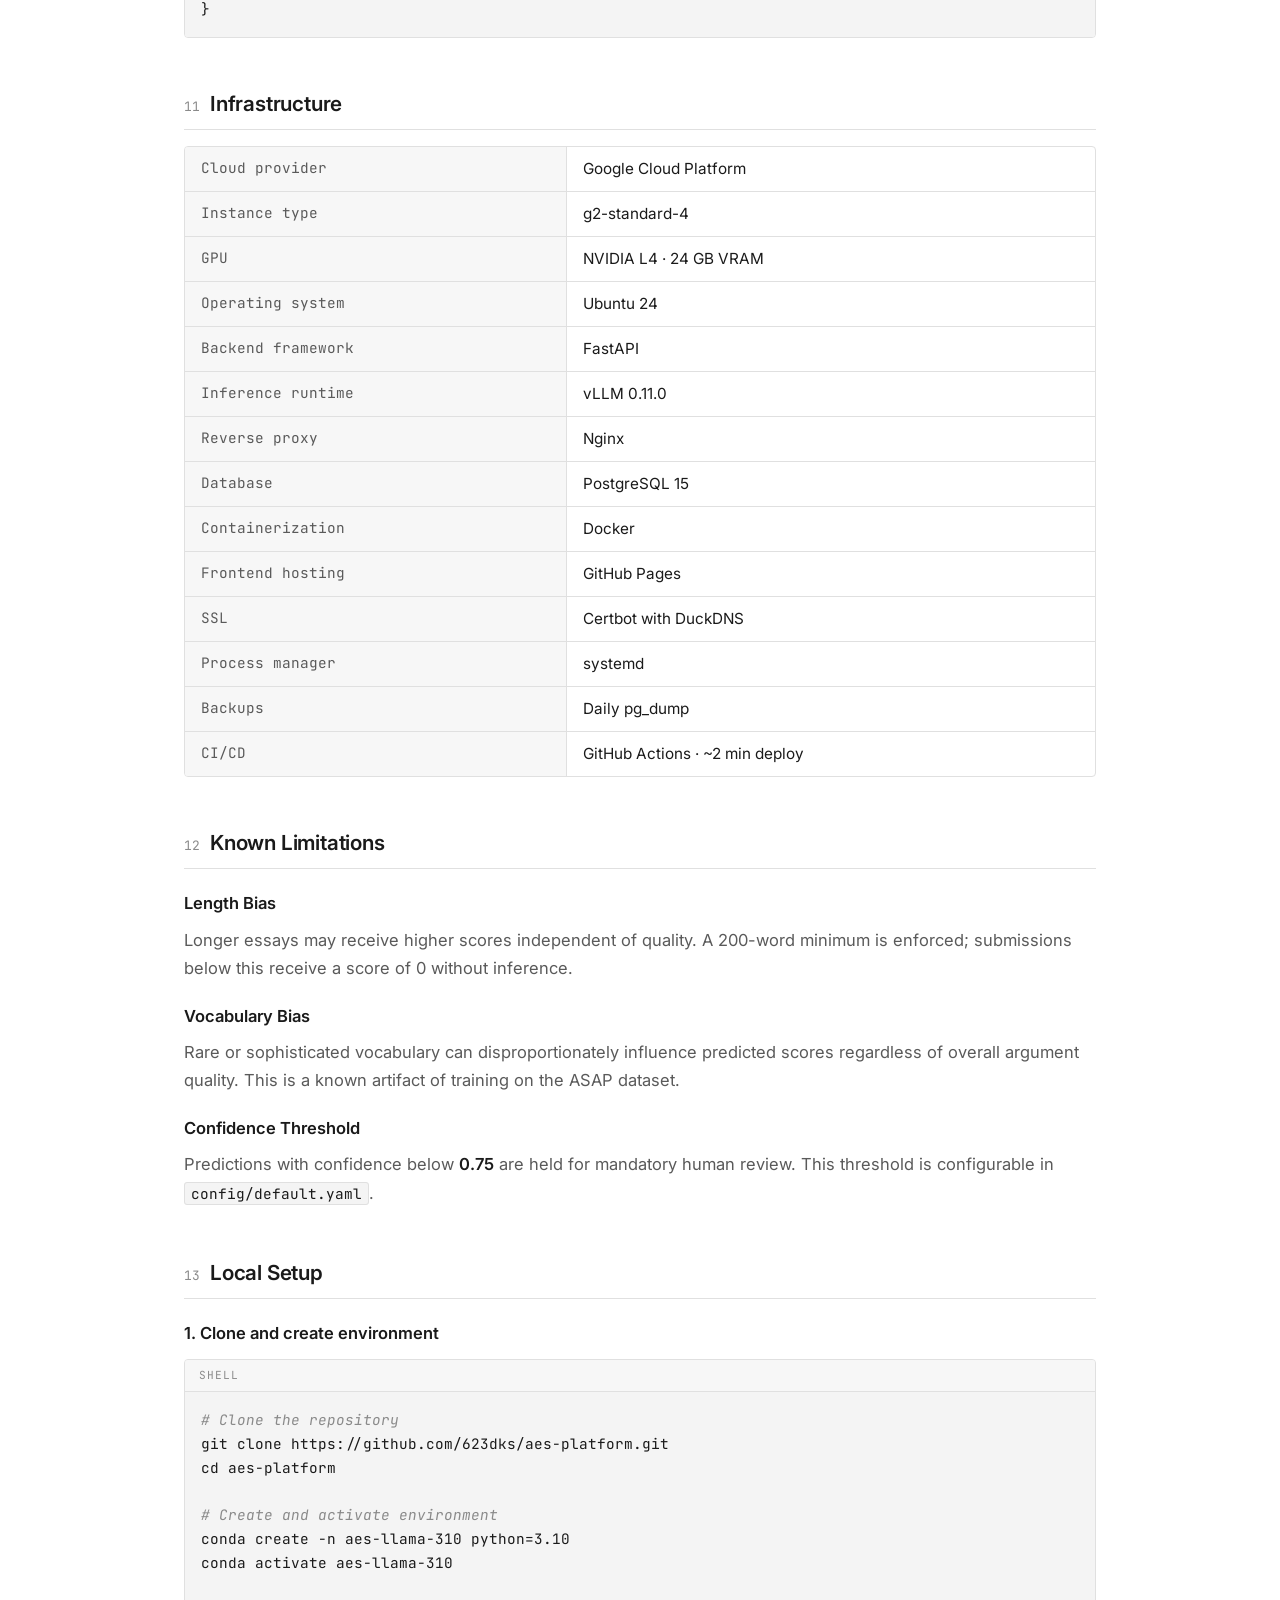
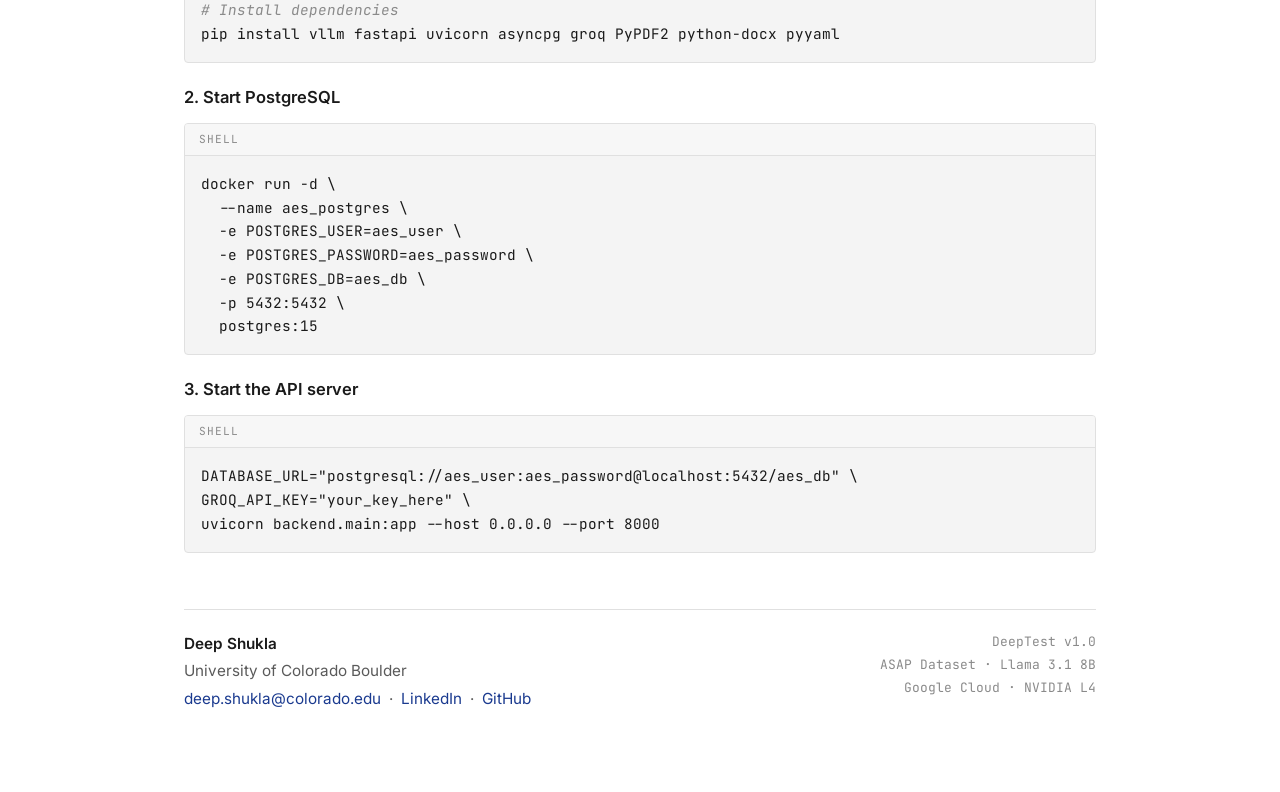
<file: docs/README.html>
<!DOCTYPE html>
<html lang="en">
<head>
<meta charset="UTF-8">
<meta name="viewport" content="width=device-width, initial-scale=1.0">
<title>DeepTest — Automated Essay Scoring Platform</title>
<link href="https://fonts.googleapis.com/css2?family=Inter:wght@400;500;600&family=JetBrains+Mono:wght@400;500&display=swap" rel="stylesheet">
<style>
  :root {
    --text:        #1a1a1a;
    --text-muted:  #5a5a5a;
    --text-light:  #8a8a8a;
    --border:      #e0e0e0;
    --bg:          #ffffff;
    --bg-subtle:   #f7f7f7;
    --bg-code:     #f4f4f4;
    --accent:      #1a3a8f;
    --accent-soft: #eef1fb;
    --warn:        #92400e;
    --warn-bg:     #fffbeb;
    --good:        #166534;
    --good-bg:     #f0fdf4;
    --bad:         #991b1b;
    --bad-bg:      #fef2f2;
  }

  * { margin: 0; padding: 0; box-sizing: border-box; }
  html {
    scroll-behavior: smooth;
    font-size: 18px;
  }
  @media (max-width: 1200px) { html { font-size: 16px; } }
  @media (max-width: 900px)  { html { font-size: 14px; } }
  @media (max-width: 600px)  { html { font-size: 13px; } }

  body {
    font-family: 'Inter', -apple-system, BlinkMacSystemFont, sans-serif;
    background: var(--bg);
    color: var(--text);
    font-size: 1rem;
    line-height: 1.7;
  }

  .page {
    max-width: 1000px;
    margin: 0 auto;
    padding: 52px 44px 80px;
  }

  /* ── HEADER ── */
  .doc-header {
    padding-bottom: 28px;
    border-bottom: 2px solid var(--text);
    margin-bottom: 36px;
  }

  .doc-header-top {
    display: flex;
    justify-content: space-between;
    align-items: flex-start;
    gap: 24px;
  }

  .doc-title {
    font-size: 1.6rem;
    font-weight: 600;
    letter-spacing: -0.02em;
    line-height: 1.25;
    color: var(--text);
  }

  .doc-subtitle {
    font-size: 0.9rem;
    color: var(--text-muted);
    margin-top: 6px;
    font-weight: 400;
    max-width: 500px;
    line-height: 1.6;
  }

  .doc-meta {
    text-align: right;
    flex-shrink: 0;
  }

  .doc-meta-line {
    font-size: 0.72rem;
    color: var(--text-muted);
    line-height: 1.9;
    font-family: 'JetBrains Mono', monospace;
  }

  .status-indicator {
    display: inline-flex;
    align-items: center;
    gap: 5px;
    font-size: 0.68rem;
    color: var(--good);
    font-family: 'JetBrains Mono', monospace;
  }

  .status-dot {
    width: 6px; height: 6px;
    border-radius: 50%;
    background: #16a34a;
  }

  .quick-links {
    display: flex;
    flex-wrap: wrap;
    gap: 8px;
    margin-top: 16px;
    padding-top: 16px;
    border-top: 1px solid var(--border);
  }

  .quick-link {
    font-size: 0.72rem;
    font-family: 'JetBrains Mono', monospace;
    color: var(--accent);
    text-decoration: none;
    padding: 5px 12px;
    border: 1px solid var(--border);
    border-radius: 3px;
    transition: border-color 0.15s, background 0.15s;
  }

  .quick-link:hover {
    border-color: var(--accent);
    background: var(--accent-soft);
  }

  /* ── TOC ── */
  .toc {
    background: var(--bg-subtle);
    border: 1px solid var(--border);
    border-radius: 4px;
    padding: 20px 24px;
    margin-bottom: 40px;
  }

  .toc-title {
    font-size: 0.68rem;
    font-weight: 600;
    letter-spacing: 0.08em;
    text-transform: uppercase;
    color: var(--text-muted);
    margin-bottom: 12px;
  }

  .toc-list {
    list-style: none;
    columns: 2;
    column-gap: 32px;
  }

  .toc-list li {
    margin-bottom: 6px;
    break-inside: avoid;
  }

  .toc-list a {
    font-size: 0.85rem;
    color: var(--accent);
    text-decoration: none;
    display: flex;
    gap: 8px;
  }

  .toc-list a:hover { text-decoration: underline; }

  .toc-num {
    color: var(--text-light);
    font-family: 'JetBrains Mono', monospace;
    font-size: 0.72rem;
    min-width: 20px;
  }

  /* ── SECTIONS ── */
  section { margin-bottom: 48px; }

  .section-heading {
    display: flex;
    align-items: baseline;
    gap: 10px;
    margin-bottom: 16px;
    padding-bottom: 8px;
    border-bottom: 1px solid var(--border);
  }

  .section-num {
    font-size: 0.72rem;
    font-family: 'JetBrains Mono', monospace;
    color: var(--text-light);
  }

  h2 {
    font-size: 1.15rem;
    font-weight: 600;
    letter-spacing: -0.01em;
    color: var(--text);
  }

  h3 {
    font-size: 0.92rem;
    font-weight: 600;
    color: var(--text);
    margin: 20px 0 8px;
  }

  p {
    color: var(--text-muted);
    margin-bottom: 12px;
    font-size: 0.92rem;
  }

  p strong { color: var(--text); font-weight: 600; }

  /* ── TABLES ── */
  .table-wrap {
    overflow-x: auto;
    margin: 14px 0;
    border: 1px solid var(--border);
    border-radius: 4px;
  }

  table {
    width: 100%;
    border-collapse: collapse;
    font-size: 0.85rem;
  }

  thead th {
    background: var(--bg-subtle);
    padding: 9px 16px;
    text-align: left;
    font-size: 0.72rem;
    font-weight: 600;
    letter-spacing: 0.06em;
    text-transform: uppercase;
    color: var(--text-muted);
    border-bottom: 1px solid var(--border);
    white-space: nowrap;
  }

  tbody tr { border-bottom: 1px solid var(--border); }
  tbody tr:last-child { border-bottom: none; }
  tbody tr:hover { background: var(--bg-subtle); }

  tbody td {
    padding: 10px 16px;
    color: var(--text);
    vertical-align: middle;
  }

  tbody td.mono {
    font-family: 'JetBrains Mono', monospace;
    font-size: 0.8rem;
  }

  tbody td.muted { color: var(--text-muted); }

  tfoot tr { border-top: 2px solid var(--border); }
  tfoot td {
    padding: 10px 16px;
    font-weight: 600;
    font-size: 0.85rem;
    background: var(--bg-subtle);
  }

  /* ── BADGES ── */
  .badge {
    display: inline-block;
    font-size: 0.68rem;
    font-family: 'JetBrains Mono', monospace;
    padding: 2px 8px;
    border-radius: 3px;
    font-weight: 500;
  }

  .badge-good  { background: var(--good-bg);  color: var(--good); }
  .badge-warn  { background: var(--warn-bg);  color: var(--warn); }
  .badge-bad   { background: var(--bad-bg);   color: var(--bad);  }
  .badge-muted { background: var(--bg-subtle); color: var(--text-muted); }

  /* ── QWK BAR ── */
  .qwk-cell {
    display: flex;
    align-items: center;
    gap: 10px;
    min-width: 130px;
  }

  .qwk-track {
    flex: 1;
    height: 4px;
    background: var(--border);
    border-radius: 2px;
    overflow: hidden;
  }

  .qwk-fill {
    height: 100%;
    border-radius: 2px;
    background: var(--accent);
  }

  .qwk-val {
    font-family: 'JetBrains Mono', monospace;
    font-size: 0.8rem;
    color: var(--text);
    min-width: 36px;
  }

  /* ── CALLOUT ── */
  .callout {
    border-left: 3px solid var(--border);
    padding: 12px 16px;
    background: var(--bg-subtle);
    margin: 16px 0;
    font-size: 0.85rem;
    color: var(--text-muted);
    border-radius: 0 4px 4px 0;
  }

  .callout.warn {
    border-left-color: #d97706;
    background: var(--warn-bg);
    color: var(--warn);
  }

  .callout strong { color: inherit; }

  /* ── CODE ── */
  .code-block {
    background: var(--bg-code);
    border: 1px solid var(--border);
    border-radius: 4px;
    overflow: hidden;
    margin: 12px 0;
  }

  .code-label {
    padding: 6px 14px;
    font-size: 0.62rem;
    font-family: 'JetBrains Mono', monospace;
    letter-spacing: 0.08em;
    text-transform: uppercase;
    color: var(--text-light);
    border-bottom: 1px solid var(--border);
    background: var(--bg-subtle);
  }

  pre {
    padding: 16px;
    font-family: 'JetBrains Mono', monospace;
    font-size: 0.8rem;
    line-height: 1.65;
    color: var(--text);
    overflow-x: auto;
  }

  .cmt { color: var(--text-light); font-style: italic; }
  .kw  { color: #1a3a8f; font-weight: 500; }
  .str { color: #166534; }
  .num { color: #92400e; }

  code {
    font-family: 'JetBrains Mono', monospace;
    font-size: 0.8rem;
    background: var(--bg-code);
    border: 1px solid var(--border);
    padding: 1px 6px;
    border-radius: 3px;
    color: var(--text);
  }

  /* ── PARAMS TABLE ── */
  .params-table {
    width: 100%;
    border-collapse: collapse;
    font-size: 0.85rem;
    border: 1px solid var(--border);
    border-radius: 4px;
    overflow: hidden;
    margin: 12px 0;
  }

  .params-table tr { border-bottom: 1px solid var(--border); }
  .params-table tr:last-child { border-bottom: none; }
  .params-table tr:hover { background: var(--bg-subtle); }
  .params-table td { padding: 9px 16px; vertical-align: top; }

  .params-table td:first-child {
    width: 42%;
    color: var(--text-muted);
    font-size: 0.8rem;
    font-family: 'JetBrains Mono', monospace;
    border-right: 1px solid var(--border);
  }

  .params-table td:last-child {
    font-family: 'JetBrains Mono', monospace;
    font-size: 0.8rem;
    color: var(--text);
  }

  /* ── WORKFLOW ── */
  .workflow-container {
    margin: 24px 0;
    border: 1px solid var(--border);
    border-radius: 6px;
    overflow: hidden;
  }

  .workflow-steps {
    display: grid;
    grid-template-columns: repeat(6, 1fr);
    background: var(--bg-subtle);
  }

  .wf-step {
    padding: 20px 14px;
    border-right: 1px solid var(--border);
    position: relative;
    transition: background 0.15s;
  }

  .wf-step:last-child { border-right: none; }
  .wf-step:hover { background: var(--accent-soft); }

  .wf-step:not(:last-child)::after {
    content: '';
    position: absolute;
    top: 50%;
    right: -7px;
    transform: translateY(-50%);
    width: 0;
    height: 0;
    border-top: 6px solid transparent;
    border-bottom: 6px solid transparent;
    border-left: 7px solid var(--border);
    z-index: 2;
  }

  .wf-step-top {
    display: flex;
    align-items: center;
    gap: 8px;
    margin-bottom: 10px;
  }

  .wf-badge {
    width: 22px;
    height: 22px;
    border-radius: 50%;
    background: var(--accent);
    color: white;
    font-size: 0.62rem;
    font-weight: 600;
    font-family: 'JetBrains Mono', monospace;
    display: flex;
    align-items: center;
    justify-content: center;
    flex-shrink: 0;
  }

  .wf-title {
    font-size: 0.75rem;
    font-weight: 600;
    color: var(--text);
    line-height: 1.3;
  }

  .wf-desc {
    font-size: 0.68rem;
    color: var(--text-muted);
    line-height: 1.45;
    font-family: 'JetBrains Mono', monospace;
  }

  .wf-tag {
    display: inline-block;
    margin-top: 8px;
    font-size: 0.62rem;
    font-family: 'JetBrains Mono', monospace;
    padding: 2px 6px;
    border-radius: 3px;
    background: white;
    border: 1px solid var(--border);
    color: var(--text-muted);
  }

  .workflow-note {
    padding: 10px 16px;
    background: var(--warn-bg);
    border-top: 1px solid var(--border);
    font-size: 0.8rem;
    color: var(--warn);
    display: flex;
    align-items: center;
    gap: 8px;
  }

  .workflow-note-icon {
    font-size: 0.85rem;
    flex-shrink: 0;
  }

  /* ── API ENDPOINTS ── */
  .endpoint {
    border: 1px solid var(--border);
    border-radius: 4px;
    overflow: hidden;
    margin: 12px 0;
  }

  .endpoint-head {
    display: flex;
    align-items: center;
    gap: 10px;
    padding: 10px 16px;
    background: var(--bg-subtle);
    border-bottom: 1px solid var(--border);
  }

  .method {
    font-family: 'JetBrains Mono', monospace;
    font-size: 0.68rem;
    font-weight: 500;
    padding: 2px 8px;
    border-radius: 3px;
    letter-spacing: 0.04em;
  }

  .method-get  { background: #dbeafe; color: #1e40af; }
  .method-post { background: #d1fae5; color: #065f46; }

  .endpoint-path {
    font-family: 'JetBrains Mono', monospace;
    font-size: 0.85rem;
    color: var(--text);
  }

  .endpoint-desc {
    font-size: 0.8rem;
    color: var(--text-muted);
    margin-left: auto;
  }

  .endpoint-body-split {
    display: grid;
    grid-template-columns: 1fr 1fr;
  }

  /* ── INFRA ── */
  .infra-grid {
    border: 1px solid var(--border);
    border-radius: 4px;
    overflow: hidden;
    margin: 12px 0;
  }

  .infra-row {
    display: grid;
    grid-template-columns: 42% 58%;
    border-bottom: 1px solid var(--border);
  }

  .infra-row:last-child { border-bottom: none; }
  .infra-row:hover { background: var(--bg-subtle); }

  .infra-row > div { padding: 9px 16px; font-size: 0.85rem; }

  .infra-row > div:first-child {
    color: var(--text-muted);
    font-size: 0.8rem;
    font-family: 'JetBrains Mono', monospace;
    border-right: 1px solid var(--border);
    background: var(--bg-subtle);
  }

  /* ── FOOTER ── */
  .doc-footer {
    margin-top: 56px;
    padding-top: 20px;
    border-top: 1px solid var(--border);
    display: flex;
    justify-content: space-between;
    align-items: flex-start;
    flex-wrap: wrap;
    gap: 16px;
  }

  .footer-author { font-size: 0.85rem; color: var(--text-muted); line-height: 1.8; }
  .footer-author strong { color: var(--text); font-weight: 600; }
  .footer-author a { color: var(--accent); text-decoration: none; }
  .footer-author a:hover { text-decoration: underline; }

  .footer-note {
    font-size: 0.72rem;
    color: var(--text-light);
    font-family: 'JetBrains Mono', monospace;
    text-align: right;
    line-height: 1.8;
  }

  @media (max-width: 700px) {
    .page { padding: 28px 18px 60px; }
    .doc-header-top { flex-direction: column; }
    .doc-meta { text-align: left; }
    .toc-list { columns: 1; }
    .workflow-steps { grid-template-columns: 1fr 1fr; }
    .wf-step:nth-child(2n) { border-right: none; }
    .wf-step:not(:last-child)::after { display: none; }
    .endpoint-body-split { grid-template-columns: 1fr; }
    .doc-footer { flex-direction: column; }
    .footer-note { text-align: left; }
  }
</style>
</head>
<body>
<div class="page">

  <!-- HEADER -->
  <header class="doc-header">
    <div class="doc-header-top">
      <div>
        <div class="doc-title">DeepTest: Automated Essay Scoring Platform</div>
        <div class="doc-subtitle">Fine-tuned Llama 3.1 8B with prompt-specific LoRA adapters, human audit pipeline, and continuous QWK evaluation</div>
      </div>
      <div class="doc-meta">
        <div class="doc-meta-line">Version 1.0</div>
        <div class="doc-meta-line">Deep Shukla</div>
        <div class="doc-meta-line">Univ. of Colorado Boulder</div>
        <div class="doc-meta-line" style="margin-top:4px;">
          <span class="status-indicator"><span class="status-dot"></span>System online</span>
        </div>
      </div>
    </div>
    <div class="quick-links">
      <a class="quick-link" href="https://623dks.github.io/aes-platform" target="_blank">↗ Student Portal</a>
      <a class="quick-link" href="https://deep-aes-platform.duckdns.org/api/health" target="_blank">↗ API Health</a>
      <a class="quick-link" href="https://github.com/623dks/aes-platform" target="_blank">↗ GitHub</a>
      <a class="quick-link" href="https://www.linkedin.com/in/deep-shukla-b4035220a/" target="_blank">↗ LinkedIn</a>
      <a class="quick-link" href="mailto:deep.shukla@colorado.edu">✉ deep.shukla@colorado.edu</a>
    </div>
  </header>

  <!-- TOC -->
  <nav class="toc">
    <div class="toc-title">Contents</div>
    <ul class="toc-list">
      <li><a href="#overview"><span class="toc-num">1</span>Overview</a></li>
      <li><a href="#architecture"><span class="toc-num">2</span>System Architecture</a></li>
      <li><a href="#workflow"><span class="toc-num">3</span>Platform Workflow</a></li>
      <li><a href="#features"><span class="toc-num">4</span>Core Features</a></li>
      <li><a href="#prompts"><span class="toc-num">5</span>Prompt Categories</a></li>
      <li><a href="#rubric"><span class="toc-num">6</span>Scoring Rubric</a></li>
      <li><a href="#training"><span class="toc-num">7</span>Model Training</a></li>
      <li><a href="#inference"><span class="toc-num">8</span>Inference System</a></li>
      <li><a href="#performance"><span class="toc-num">9</span>Evaluation &amp; Results</a></li>
      <li><a href="#api"><span class="toc-num">10</span>API Reference</a></li>
      <li><a href="#infrastructure"><span class="toc-num">11</span>Infrastructure</a></li>
      <li><a href="#bias"><span class="toc-num">12</span>Known Limitations</a></li>
      <li><a href="#local"><span class="toc-num">13</span>Local Setup</a></li>
    </ul>
  </nav>

  <!-- 1. OVERVIEW -->
  <section id="overview">
    <div class="section-heading">
      <span class="section-num">1</span>
      <h2>Overview</h2>
    </div>
    <p>DeepTest is a production-grade automated essay scoring (AES) system built on Meta's Llama 3.1 8B language model. Essays are scored on a 1–6 scale using prompt-specific LoRA adapters trained on the ASAP dataset. Each score is accompanied by a written justification generated via the Groq API. A teacher audit portal enables human review, score overrides, and continuous alignment measurement via <strong>Quadratic Weighted Kappa (QWK)</strong>.</p>
    <p>The system is deployed on Google Cloud Platform with an NVIDIA L4 GPU, served through vLLM, and exposed via a FastAPI backend with Nginx reverse proxy and SSL.</p>
  </section>

  <!-- 2. ARCHITECTURE -->
  <section id="architecture">
    <div class="section-heading">
      <span class="section-num">2</span>
      <h2>System Architecture</h2>
    </div>
    <p>The base Llama 3.1 8B model loads once into GPU memory. LoRA adapters are dynamically selected at inference time based on the <code>prompt_id</code> in each request. Score justifications are generated separately via the Groq API.</p>

    <div class="table-wrap">
      <table>
        <thead>
          <tr><th>Layer</th><th>Component</th><th>Technology</th></tr>
        </thead>
        <tbody>
          <tr><td>Frontend</td><td class="muted">Student submission portal</td><td class="mono">GitHub Pages</td></tr>
          <tr><td>Proxy</td><td class="muted">HTTPS termination + SSL</td><td class="mono">Nginx + Certbot</td></tr>
          <tr><td>Backend</td><td class="muted">API server + request routing</td><td class="mono">FastAPI (Python)</td></tr>
          <tr><td>Inference</td><td class="muted">LLM serving engine</td><td class="mono">vLLM 0.11.0</td></tr>
          <tr><td>Model</td><td class="muted">Base language model</td><td class="mono">Llama 3.1 8B Instruct</td></tr>
          <tr><td>Adapters</td><td class="muted">Prompt-specific fine-tuning</td><td class="mono">7× LoRA (QLoRA)</td></tr>
          <tr><td>Justification</td><td class="muted">Explanation generation</td><td class="mono">Groq API</td></tr>
          <tr><td>Storage</td><td class="muted">Essay + feedback persistence</td><td class="mono">PostgreSQL 15</td></tr>
          <tr><td>Audit</td><td class="muted">Teacher review + QWK tracking</td><td class="mono">Custom portal</td></tr>
        </tbody>
      </table>
    </div>
  </section>

  <!-- 3. WORKFLOW -->
  <section id="workflow">
    <div class="section-heading">
      <span class="section-num">3</span>
      <h2>Platform Workflow</h2>
    </div>

    <div class="workflow-container">
      <div class="workflow-steps">
        <div class="wf-step">
          <div class="wf-step-top">
            <div class="wf-badge">1</div>
            <div class="wf-title">Student Submits</div>
          </div>
          <div class="wf-desc">Essay text sent via web portal with a prompt_id</div>
          <span class="wf-tag">POST /api/score</span>
        </div>
        <div class="wf-step">
          <div class="wf-step-top">
            <div class="wf-badge">2</div>
            <div class="wf-title">Adapter Routed</div>
          </div>
          <div class="wf-desc">prompt_id selects the matching LoRA adapter</div>
          <span class="wf-tag">Multi-LoRA Router</span>
        </div>
        <div class="wf-step">
          <div class="wf-step-top">
            <div class="wf-badge">3</div>
            <div class="wf-title">Model Scores</div>
          </div>
          <div class="wf-desc">Llama 3.1 8B returns score 1–6 with confidence</div>
          <span class="wf-tag">vLLM · NVIDIA L4</span>
        </div>
        <div class="wf-step">
          <div class="wf-step-top">
            <div class="wf-badge">4</div>
            <div class="wf-title">Justified</div>
          </div>
          <div class="wf-desc">Written explanation generated for the score</div>
          <span class="wf-tag">Groq API</span>
        </div>
        <div class="wf-step">
          <div class="wf-step-top">
            <div class="wf-badge">5</div>
            <div class="wf-title">Teacher Review</div>
          </div>
          <div class="wf-desc">Validate score, override, or flag for appeal</div>
          <span class="wf-tag">Audit Portal</span>
        </div>
        <div class="wf-step">
          <div class="wf-step-top">
            <div class="wf-badge">6</div>
            <div class="wf-title">QWK Updated</div>
          </div>
          <div class="wf-desc">AI vs human agreement logged to dashboard</div>
          <span class="wf-tag">Continuous Eval</span>
        </div>
      </div>
      <div class="workflow-note">
        <span class="workflow-note-icon">⚠</span>
        <span><strong>Confidence routing:</strong> Predictions with confidence below 0.75 are automatically held for mandatory human review at step 5 before results are returned to the student.</span>
      </div>
    </div>
  </section>

  <!-- 4. FEATURES -->
  <section id="features">
    <div class="section-heading">
      <span class="section-num">4</span>
      <h2>Core Features</h2>
    </div>
    <div class="table-wrap">
      <table>
        <thead>
          <tr><th>Feature</th><th>Description</th></tr>
        </thead>
        <tbody>
          <tr>
            <td><strong>Automated Essay Scoring</strong></td>
            <td class="muted">Fine-tuned model scores essays 1–6. Essays below 200 words are automatically scored 0 and returned without inference.</td>
          </tr>
          <tr>
            <td><strong>Prompt-Specific Adapters</strong></td>
            <td class="muted">Seven independent LoRA adapters, each trained for a specific essay type and its corresponding scoring rubric.</td>
          </tr>
          <tr>
            <td><strong>Justification Generation</strong></td>
            <td class="muted">Each score includes a written explanation generated via Groq API to support student feedback and teacher review.</td>
          </tr>
          <tr>
            <td><strong>Human Audit Pipeline</strong></td>
            <td class="muted">Teachers validate scores, apply overrides, submit comments, and flag essays for appeal through a dedicated portal.</td>
          </tr>
          <tr>
            <td><strong>Confidence-Based Routing</strong></td>
            <td class="muted">Predictions below confidence threshold 0.75 are held for mandatory human review before being finalized.</td>
          </tr>
          <tr>
            <td><strong>Continuous QWK Evaluation</strong></td>
            <td class="muted">Human feedback is used to compute QWK between AI and human scores, tracked continuously in the dashboard.</td>
          </tr>
        </tbody>
      </table>
    </div>
  </section>

  <!-- 5. PROMPT CATEGORIES -->
  <section id="prompts">
    <div class="section-heading">
      <span class="section-num">5</span>
      <h2>Prompt Categories</h2>
    </div>
    <p>Each category uses a separately trained LoRA adapter. Adapter selection is automatic based on the <code>prompt_id</code> submitted with the essay.</p>
    <div class="table-wrap">
      <table>
        <thead>
          <tr><th>ID</th><th>Prompt Type</th><th>Adapter Status</th></tr>
        </thead>
        <tbody>
          <tr><td class="mono">1</td><td>Persuasive / Argumentative</td><td><span class="badge badge-good">Active</span></td></tr>
          <tr><td class="mono">2</td><td>Source Based / Evidence</td><td><span class="badge badge-good">Active</span></td></tr>
          <tr><td class="mono">3</td><td>Informative / Explanatory</td><td><span class="badge badge-good">Active</span></td></tr>
          <tr><td class="mono">4</td><td>Narrative / Creative</td><td><span class="badge badge-good">Active</span></td></tr>
          <tr><td class="mono">5</td><td>Analytical / Critical</td><td><span class="badge badge-good">Active</span></td></tr>
          <tr><td class="mono">6</td><td>Descriptive / Observational</td><td><span class="badge badge-good">Active</span></td></tr>
          <tr><td class="mono">7</td><td>Compare and Contrast</td><td><span class="badge badge-good">Active</span></td></tr>
        </tbody>
      </table>
    </div>
  </section>

  <!-- 6. RUBRIC -->
  <section id="rubric">
    <div class="section-heading">
      <span class="section-num">6</span>
      <h2>Scoring Rubric</h2>
    </div>
    <p>Essays are scored on a 6-point scale. A score of <strong>0</strong> is returned automatically for submissions below the 200-word minimum, without running model inference.</p>
    <div class="table-wrap">
      <table>
        <thead>
          <tr><th>Score</th><th>Description</th></tr>
        </thead>
        <tbody>
          <tr><td class="mono">6</td><td>Sophisticated language control with strong argument and evidence</td></tr>
          <tr><td class="mono">5</td><td>Clear argument with developed reasoning and supporting detail</td></tr>
          <tr><td class="mono">4</td><td>Adequate writing with some development and organizational structure</td></tr>
          <tr><td class="mono">3</td><td>Partial development and limited clarity throughout</td></tr>
          <tr><td class="mono">2</td><td>Minimal structure and weak reasoning; ideas underdeveloped</td></tr>
          <tr><td class="mono">1</td><td>Very limited content and language control</td></tr>
          <tr><td class="mono">0</td><td>Essay below 200-word minimum — scoring not performed</td></tr>
        </tbody>
      </table>
    </div>
  </section>

  <!-- 7. TRAINING -->
  <section id="training">
    <div class="section-heading">
      <span class="section-num">7</span>
      <h2>Model Training</h2>
    </div>
    <p>Each adapter is trained independently using QLoRA on its respective ASAP prompt category. The base model is never modified — only adapter weights are updated per prompt type.</p>
    <table class="params-table">
      <tr><td>Base model</td><td>meta-llama/Llama-3.1-8B-Instruct</td></tr>
      <tr><td>Dataset</td><td>ASAP Automated Student Assessment Prize</td></tr>
      <tr><td>Training method</td><td>QLoRA</td></tr>
      <tr><td>Quantization</td><td>4-bit NF4</td></tr>
      <tr><td>Precision</td><td>bfloat16</td></tr>
      <tr><td>LoRA rank</td><td>16</td></tr>
      <tr><td>LoRA alpha</td><td>16</td></tr>
      <tr><td>Dropout</td><td>0.05</td></tr>
      <tr><td>Target modules</td><td>q_proj, k_proj, v_proj, o_proj</td></tr>
      <tr><td>Epochs</td><td>5</td></tr>
      <tr><td>Per-device batch size</td><td>4</td></tr>
      <tr><td>Gradient accumulation</td><td>4 steps (effective batch size: 16)</td></tr>
      <tr><td>Learning rate</td><td>2e-4 with cosine decay</td></tr>
      <tr><td>Max sequence length</td><td>1024 tokens</td></tr>
    </table>
  </section>

  <!-- 8. INFERENCE -->
  <section id="inference">
    <div class="section-heading">
      <span class="section-num">8</span>
      <h2>Inference System</h2>
    </div>
    <p>vLLM's multi-LoRA serving loads the base model once and swaps adapter weights per request. Up to 8 adapters can be held in memory concurrently.</p>
    <table class="params-table">
      <tr><td>Runtime</td><td>vLLM 0.11.0</td></tr>
      <tr><td>GPU</td><td>NVIDIA L4</td></tr>
      <tr><td>GPU memory</td><td>24 GB</td></tr>
      <tr><td>Max model length</td><td>4096 tokens</td></tr>
      <tr><td>Concurrent LoRA adapters</td><td>8</td></tr>
      <tr><td>Adapter selection</td><td>prompt_id routing at request time</td></tr>
    </table>
  </section>

  <!-- 9. PERFORMANCE -->
  <section id="performance">
    <div class="section-heading">
      <span class="section-num">9</span>
      <h2>Evaluation &amp; Results</h2>
    </div>
    <p><strong>Quadratic Weighted Kappa (QWK)</strong> measures agreement between AI predictions and human scores, penalizing larger disagreements more heavily. It is the standard metric for automated scoring in educational testing. Results below reflect a system in active development.</p>

    <div class="callout">
      Average QWK across all prompts: <strong>0.633</strong> &nbsp;·&nbsp; Average adjacent agreement: <strong>87%</strong>
    </div>

    <div class="table-wrap">
      <table>
        <thead>
          <tr><th>Prompt Type</th><th>QWK</th><th>MAE</th><th>Exact Match</th><th>Adj. Agreement</th><th></th></tr>
        </thead>
        <tbody>
          <tr>
            <td>Analytical</td>
            <td><div class="qwk-cell"><div class="qwk-track"><div class="qwk-fill" style="width:74%;"></div></div><span class="qwk-val">0.740</span></div></td>
            <td class="mono">0.55</td><td class="mono">50%</td><td class="mono">95%</td><td></td>
          </tr>
          <tr>
            <td>Persuasive</td>
            <td><div class="qwk-cell"><div class="qwk-track"><div class="qwk-fill" style="width:72.7%;"></div></div><span class="qwk-val">0.727</span></div></td>
            <td class="mono">0.60</td><td class="mono">45%</td><td class="mono">95%</td><td></td>
          </tr>
          <tr>
            <td>Compare / Contrast</td>
            <td><div class="qwk-cell"><div class="qwk-track"><div class="qwk-fill" style="width:70.5%;"></div></div><span class="qwk-val">0.705</span></div></td>
            <td class="mono">0.75</td><td class="mono">40%</td><td class="mono">85%</td><td></td>
          </tr>
          <tr>
            <td>Source Based</td>
            <td><div class="qwk-cell"><div class="qwk-track"><div class="qwk-fill" style="width:66.5%;"></div></div><span class="qwk-val">0.665</span></div></td>
            <td class="mono">0.65</td><td class="mono">45%</td><td class="mono">90%</td><td></td>
          </tr>
          <tr>
            <td>Informative</td>
            <td><div class="qwk-cell"><div class="qwk-track"><div class="qwk-fill" style="width:60.7%;"></div></div><span class="qwk-val">0.607</span></div></td>
            <td class="mono">0.80</td><td class="mono">35%</td><td class="mono">85%</td><td></td>
          </tr>
          <tr>
            <td>Narrative</td>
            <td><div class="qwk-cell"><div class="qwk-track"><div class="qwk-fill" style="width:57.1%;"></div></div><span class="qwk-val">0.571</span></div></td>
            <td class="mono">0.85</td><td class="mono">30%</td><td class="mono">85%</td><td></td>
          </tr>
          <tr>
            <td>Descriptive</td>
            <td><div class="qwk-cell"><div class="qwk-track"><div class="qwk-fill" style="width:41.3%;"></div></div><span class="qwk-val">0.413</span></div></td>
            <td class="mono">1.05</td><td class="mono">20%</td><td class="mono">75%</td>
            <td></td>
          </tr>
        </tbody>
        <tfoot>
          <tr>
            <td><strong>Average</strong></td>
            <td><div class="qwk-cell"><div class="qwk-track"><div class="qwk-fill" style="width:63.3%;"></div></div><span class="qwk-val"><strong>0.633</strong></span></div></td>
            <td class="mono"><strong>0.75</strong></td>
            <td class="mono"><strong>38%</strong></td>
            <td class="mono"><strong>87%</strong></td>
            <td></td>
          </tr>
        </tfoot>
      </table>
    </div>
    <p style="font-size:0.78rem;color:var(--text-light);margin-top:8px;">QWK ranges from −1 to 1. Scores above 0.6 are generally considered acceptable for automated scoring in educational testing contexts. Prompt 6 is currently below this threshold and is flagged for adapter retraining.</p>
  </section>

  <!-- 10. API -->
  <section id="api">
    <div class="section-heading">
      <span class="section-num">10</span>
      <h2>API Reference</h2>
    </div>
    <p>Base URL: <code>https://deep-aes-platform.duckdns.org</code></p>

    <div class="endpoint">
      <div class="endpoint-head">
        <span class="method method-get">GET</span>
        <span class="endpoint-path">/api/health</span>
        <span class="endpoint-desc">System status</span>
      </div>
      <div class="code-block" style="border:none;border-radius:0;margin:0;">
        <div class="code-label">Response</div>
        <pre>{ <span class="str">"status"</span>: <span class="str">"healthy"</span>, <span class="str">"engine"</span>: <span class="str">"loaded"</span>, <span class="str">"db"</span>: <span class="str">"connected"</span> }</pre>
      </div>
    </div>

    <div class="endpoint">
      <div class="endpoint-head">
        <span class="method method-post">POST</span>
        <span class="endpoint-path">/api/score</span>
        <span class="endpoint-desc">Score an essay</span>
      </div>
      <div class="endpoint-body-split">
        <div class="code-block" style="border:none;border-right:1px solid var(--border);border-radius:0;margin:0;">
          <div class="code-label">Request</div>
          <pre>{
  <span class="str">"text"</span>:      <span class="str">"essay content..."</span>,
  <span class="str">"prompt_id"</span>: <span class="num">1</span>,
  <span class="str">"essay_id"</span>:  <span class="str">"optional_id"</span>
}</pre>
        </div>
        <div class="code-block" style="border:none;border-radius:0;margin:0;">
          <div class="code-label">Response</div>
          <pre>{
  <span class="str">"id"</span>:            <span class="str">"ESSAY_xxx"</span>,
  <span class="str">"score"</span>:         <span class="num">4</span>,
  <span class="str">"justification"</span>: <span class="str">"..."</span>,
  <span class="str">"confidence"</span>:    <span class="num">0.91</span>
}</pre>
        </div>
      </div>
    </div>

    <div class="endpoint">
      <div class="endpoint-head">
        <span class="method method-get">GET</span>
        <span class="endpoint-path">/api/history</span>
        <span class="endpoint-desc">All scored essays, ordered by submission time</span>
      </div>
    </div>

    <div class="endpoint">
      <div class="endpoint-head">
        <span class="method method-post">POST</span>
        <span class="endpoint-path">/api/feedback</span>
        <span class="endpoint-desc">Submit teacher review</span>
      </div>
      <div class="code-block" style="border:none;border-radius:0;margin:0;">
        <div class="code-label">Request</div>
        <pre>{
  <span class="str">"essay_id"</span>:         <span class="str">"ESSAY_xxx"</span>,
  <span class="str">"is_validated"</span>:     <span class="kw">true</span>,
  <span class="str">"teacher_score"</span>:    <span class="num">4</span>,
  <span class="str">"teacher_comments"</span>: <span class="str">"..."</span>
}</pre>
      </div>
    </div>
  </section>

  <!-- 11. INFRASTRUCTURE -->
  <section id="infrastructure">
    <div class="section-heading">
      <span class="section-num">11</span>
      <h2>Infrastructure</h2>
    </div>
    <div class="infra-grid">
      <div class="infra-row"><div>Cloud provider</div><div>Google Cloud Platform</div></div>
      <div class="infra-row"><div>Instance type</div><div>g2-standard-4</div></div>
      <div class="infra-row"><div>GPU</div><div>NVIDIA L4 · 24 GB VRAM</div></div>
      <div class="infra-row"><div>Operating system</div><div>Ubuntu 24</div></div>
      <div class="infra-row"><div>Backend framework</div><div>FastAPI</div></div>
      <div class="infra-row"><div>Inference runtime</div><div>vLLM 0.11.0</div></div>
      <div class="infra-row"><div>Reverse proxy</div><div>Nginx</div></div>
      <div class="infra-row"><div>Database</div><div>PostgreSQL 15</div></div>
      <div class="infra-row"><div>Containerization</div><div>Docker</div></div>
      <div class="infra-row"><div>Frontend hosting</div><div>GitHub Pages</div></div>
      <div class="infra-row"><div>SSL</div><div>Certbot with DuckDNS</div></div>
      <div class="infra-row"><div>Process manager</div><div>systemd</div></div>
      <div class="infra-row"><div>Backups</div><div>Daily pg_dump</div></div>
      <div class="infra-row"><div>CI/CD</div><div>GitHub Actions · ~2 min deploy</div></div>
    </div>
  </section>

  <!-- 12. LIMITATIONS -->
  <section id="bias">
    <div class="section-heading">
      <span class="section-num">12</span>
      <h2>Known Limitations</h2>
    </div>
    <h3>Length Bias</h3>
    <p>Longer essays may receive higher scores independent of quality. A 200-word minimum is enforced; submissions below this receive a score of 0 without inference.</p>
    <h3>Vocabulary Bias</h3>
    <p>Rare or sophisticated vocabulary can disproportionately influence predicted scores regardless of overall argument quality. This is a known artifact of training on the ASAP dataset.</p>
    <h3>Confidence Threshold</h3>
    <p>Predictions with confidence below <strong>0.75</strong> are held for mandatory human review. This threshold is configurable in <code>config/default.yaml</code>.</p>
  </section>

  <!-- 13. LOCAL SETUP -->
  <section id="local">
    <div class="section-heading">
      <span class="section-num">13</span>
      <h2>Local Setup</h2>
    </div>
    <h3>1. Clone and create environment</h3>
    <div class="code-block">
      <div class="code-label">Shell</div>
      <pre><span class="cmt"># Clone the repository</span>
git clone https://github.com/623dks/aes-platform.git
cd aes-platform

<span class="cmt"># Create and activate environment</span>
conda create -n aes-llama-310 python=3.10
conda activate aes-llama-310

<span class="cmt"># Install dependencies</span>
pip install vllm fastapi uvicorn asyncpg groq PyPDF2 python-docx pyyaml</pre>
    </div>
    <h3>2. Start PostgreSQL</h3>
    <div class="code-block">
      <div class="code-label">Shell</div>
      <pre>docker run -d \
  --name aes_postgres \
  -e POSTGRES_USER=aes_user \
  -e POSTGRES_PASSWORD=aes_password \
  -e POSTGRES_DB=aes_db \
  -p 5432:5432 \
  postgres:15</pre>
    </div>
    <h3>3. Start the API server</h3>
    <div class="code-block">
      <div class="code-label">Shell</div>
      <pre>DATABASE_URL="postgresql://aes_user:aes_password@localhost:5432/aes_db" \
GROQ_API_KEY="your_key_here" \
uvicorn backend.main:app --host 0.0.0.0 --port 8000</pre>
    </div>
  </section>

  <!-- FOOTER -->
  <footer class="doc-footer">
    <div class="footer-author">
      <strong>Deep Shukla</strong><br>
      University of Colorado Boulder<br>
      <a href="mailto:deep.shukla@colorado.edu">deep.shukla@colorado.edu</a> &nbsp;·&nbsp;
      <a href="https://www.linkedin.com/in/deep-shukla-b4035220a/" target="_blank">LinkedIn</a> &nbsp;·&nbsp;
      <a href="https://github.com/623dks/aes-platform" target="_blank">GitHub</a>
    </div>
    <div class="footer-note">
      DeepTest v1.0<br>
      ASAP Dataset · Llama 3.1 8B<br>
      Google Cloud · NVIDIA L4
    </div>
  </footer>

</div>
</body>
</html>
</file>
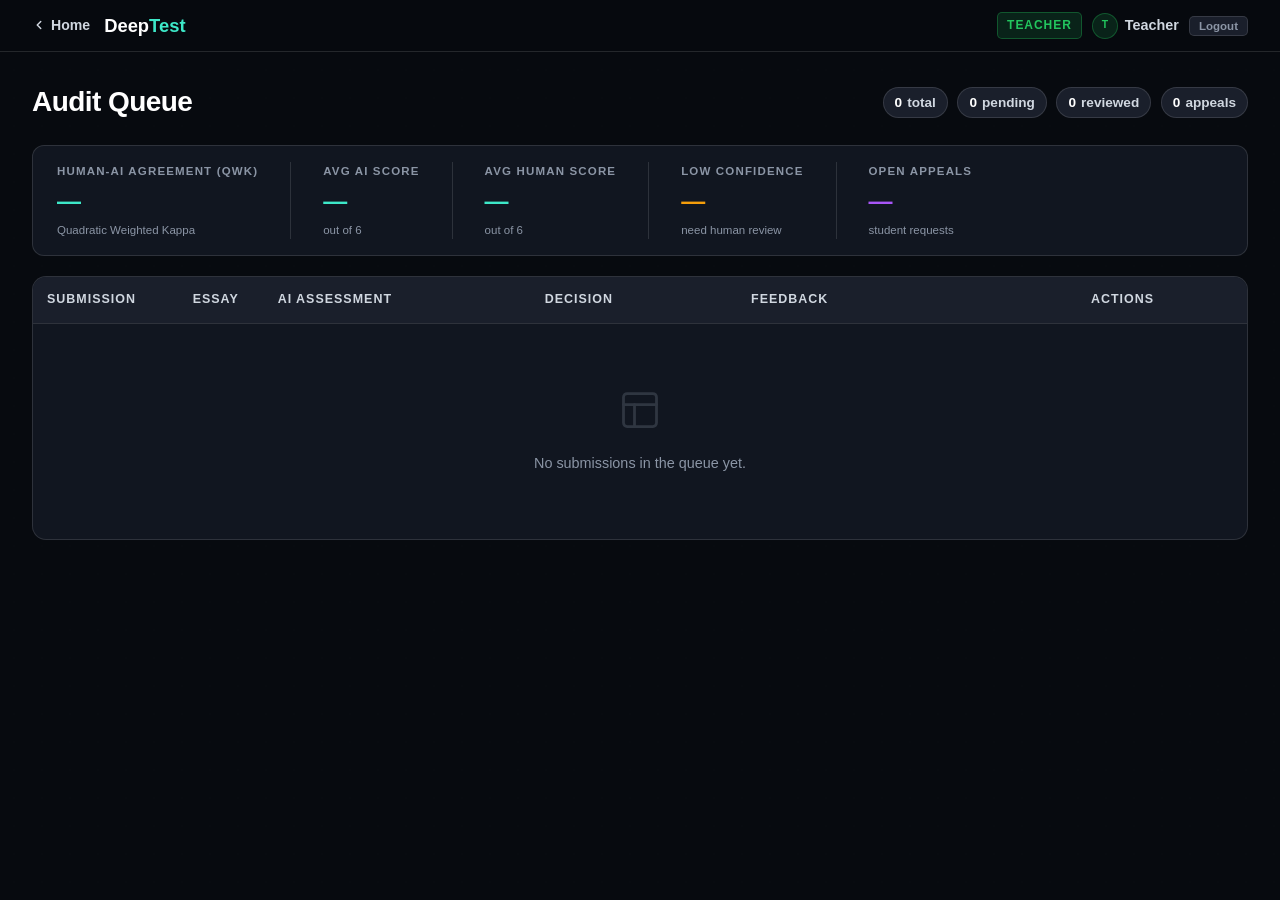
<file: docs/reviewer.html>
<!DOCTYPE html>
<html lang="en">
<head>
<meta charset="UTF-8">
<meta name="viewport" content="width=device-width, initial-scale=1.0">
<title>Deep Test | Teacher Audit Portal</title>
<link href="https://api.fontshare.com/v2/css?f[]=clash-display@400;500;600;700&f[]=satoshi@400;500;600;700&display=swap" rel="stylesheet">
<style>
*,*::before,*::after{margin:0;padding:0;box-sizing:border-box}
:root{
  --bg:#070A0F;--bg2:#111620;--bg3:#1A1F2B;--bg4:#1B2030;--bg-in:#0E1219;
  --accent:#3DE8C8;--accent2:#2AB89D;--accent-dim:rgba(61,232,200,.12);--accent-border:rgba(61,232,200,.28);
  --green:#22C55E;--green-dim:rgba(34,197,94,.14);--green-border:rgba(34,197,94,.32);
  --amber:#F59E0B;--amber-dim:rgba(245,158,11,.14);--amber-border:rgba(245,158,11,.32);
  --red:#EF4444;--red-dim:rgba(239,68,68,.06);--red-border:rgba(239,68,68,.3);
  --purple:#A855F7;--purple-dim:rgba(168,85,247,.12);--purple-border:rgba(168,85,247,.3);
  --t1:#FFFFFF;--t2:#D0D7E0;--t3:#8B95A5;
  --border:rgba(255,255,255,.12);
  --fd:'Clash Display',sans-serif;--fb:'Satoshi',sans-serif;
}
html{-webkit-font-smoothing:antialiased}
body{font-family:var(--fb);background:var(--bg);color:var(--t1);line-height:1.6;min-height:100vh}
body::before{content:'';position:fixed;inset:0;pointer-events:none;z-index:0;opacity:.3;background-image:radial-gradient(rgba(255,255,255,.025) 1px,transparent 1px);background-size:28px 28px}

/* Topbar */
.topbar{position:sticky;top:0;z-index:100;display:flex;align-items:center;justify-content:space-between;padding:0 2rem;height:52px;background:rgba(7,10,15,.92);backdrop-filter:blur(20px);border-bottom:1px solid var(--border)}
.brand{font-family:var(--fd);font-size:1.15rem;font-weight:700;color:var(--t1);text-decoration:none}
.brand em{font-style:normal;color:var(--accent)}
.topbar-left{display:flex;align-items:center;gap:14px}
.back-link{display:inline-flex;align-items:center;gap:5px;font-size:.88rem;font-weight:600;color:var(--t2);text-decoration:none;transition:color .2s}
.back-link:hover{color:var(--accent)}
.back-link svg{width:14px;height:14px}
.topbar-right{display:flex;align-items:center;gap:10px}
.badge{display:inline-flex;align-items:center;font-size:.75rem;font-weight:700;letter-spacing:.08em;text-transform:uppercase;padding:3px 9px;border-radius:5px}
.badge-g{background:var(--green-dim);color:var(--green);border:1px solid var(--green-border)}
.badge-a{background:var(--accent-dim);color:var(--accent);border:1px solid var(--accent-border)}
.badge-am{background:var(--amber-dim);color:var(--amber);border:1px solid var(--amber-border)}
.badge-r{background:var(--red-dim);color:var(--red);border:1px solid var(--red-border)}
.topbar-user{display:flex;align-items:center;gap:7px;font-size:.9rem;font-weight:600;color:var(--t2)}
.avatar{width:26px;height:26px;border-radius:50%;background:var(--green-dim);border:1px solid var(--green-border);display:flex;align-items:center;justify-content:center;font-size:.65rem;font-weight:700;color:var(--green)}
.btn-logout{font-family:var(--fb);font-size:.72rem;font-weight:600;color:var(--t3);background:var(--bg3);border:1px solid var(--border);border-radius:5px;padding:3px 9px;cursor:pointer;transition:.2s}
.btn-logout:hover{color:var(--red);border-color:rgba(239,68,68,.2);background:var(--red-dim)}

/* QWK Stats Bar */
.stats-bar{background:var(--bg2);border:1px solid var(--border);border-radius:12px;padding:1rem 1.5rem;margin-bottom:1.25rem;display:flex;gap:2rem;flex-wrap:wrap;align-items:center;animation:fadeUp .4s ease both}
.qwk-title{font-size:.72rem;font-weight:700;text-transform:uppercase;letter-spacing:.1em;color:var(--t3);margin-bottom:2px}
.qwk-val{font-family:var(--fd);font-size:1.5rem;font-weight:700;color:var(--accent)}
.qwk-sub{font-size:.72rem;color:var(--t3)}
.stats-divider{width:1px;background:var(--border);align-self:stretch}

/* Page */
.page{max-width:1320px;margin:0 auto;padding:1.75rem 2rem 5rem;position:relative;z-index:1}
.page-head{display:flex;align-items:center;justify-content:space-between;margin-bottom:1.25rem;animation:fadeUp .4s ease both;flex-wrap:wrap;gap:.75rem}
.page-head h1{font-family:var(--fd);font-size:1.75rem;font-weight:700;letter-spacing:-.02em}
.stats{display:flex;gap:.6rem}
.stat-chip{display:flex;align-items:center;gap:5px;font-size:.85rem;font-weight:600;color:var(--t2);background:var(--bg3);border:1px solid var(--border);padding:4px 11px;border-radius:999px}
.stat-chip .n{color:var(--t1);font-variant-numeric:tabular-nums}

/* Low confidence warning */
.low-conf-banner{display:flex;align-items:center;gap:8px;background:rgba(245,158,11,.08);border:1px solid var(--amber-border);border-radius:8px;padding:8px 12px;margin-bottom:8px;font-size:.78rem;color:var(--amber);font-weight:600}
.low-conf-banner svg{width:14px;height:14px;flex-shrink:0}

/* Appeal badge */
.appeal-badge{display:inline-flex;align-items:center;gap:4px;font-size:.6rem;font-weight:700;letter-spacing:.06em;text-transform:uppercase;padding:2px 7px;border-radius:4px;background:var(--purple-dim);color:var(--purple);border:1px solid var(--purple-border);margin-top:4px}

/* Table */
.table-wrap{background:var(--bg2);border:1px solid var(--border);border-radius:14px;overflow:hidden;animation:fadeUp .45s ease both;animation-delay:.06s}
.table-scroll{overflow-x:auto}
table{width:100%;border-collapse:collapse;min-width:980px}
thead th{position:sticky;top:52px;background:var(--bg3);padding:13px 14px;font-size:.78rem;font-weight:700;text-transform:uppercase;letter-spacing:.08em;color:var(--t2);text-align:left;border-bottom:1px solid var(--border);white-space:nowrap}
tbody tr{transition:background .12s}
tbody tr:hover{background:rgba(255,255,255,.012)}
td{padding:14px;border-bottom:1px solid var(--border);vertical-align:top;font-size:.95rem;color:var(--t1)}
tbody tr:last-child td{border-bottom:none}

/* Cell styles */
.cell-id{font-weight:700;font-variant-numeric:tabular-nums;font-size:1.05rem;color:var(--t1);margin-bottom:2px}
.cell-prompt{font-size:.82rem;color:var(--t2);margin-bottom:5px}
.cell-student{font-size:.72rem;color:var(--t2);margin-top:3px;word-break:break-all}

.ai-score{font-family:var(--fd);font-size:1.9rem;font-weight:700;color:var(--accent);line-height:1;margin-bottom:3px}
.ai-score small{font-size:.8rem;font-weight:500;color:var(--t3)}
.ai-reason{font-size:.8rem;color:var(--t2);line-height:1.4;max-width:190px;margin-top:4px}

/* Trait scores */
.traits{display:flex;flex-direction:column;gap:4px;margin-top:8px}
.trait-row{display:flex;align-items:center;gap:6px}
.trait-name{font-size:.68rem;font-weight:600;color:var(--t3);width:90px;flex-shrink:0}
.trait-bar{flex:1;height:4px;background:rgba(255,255,255,.08);border-radius:2px;overflow:hidden}
.trait-fill{height:100%;background:var(--accent);border-radius:2px;transition:width .6s ease}
.trait-num{font-size:.68rem;font-weight:700;color:var(--t2);width:20px;text-align:right}

/* Approve/Reject */
.decision-area{display:flex;flex-direction:column;gap:8px;min-width:160px}
.decision-btns{display:flex;gap:6px}
.d-btn{font-family:var(--fb);font-size:.85rem;font-weight:600;border:none;border-radius:6px;padding:7px 14px;cursor:pointer;transition:all .15s;flex:1;text-align:center}
.d-btn:active{transform:scale(.96)}
.d-btn.approve{background:var(--green-dim);color:var(--green);border:1px solid var(--green-border)}
.d-btn.approve:hover{background:rgba(34,197,94,.16)}
.d-btn.approve.active{background:var(--green);color:#064E3B;border-color:var(--green);box-shadow:0 2px 8px rgba(34,197,94,.25)}
.d-btn.reject{background:var(--amber-dim);color:var(--amber);border:1px solid var(--amber-border)}
.d-btn.reject:hover{background:rgba(245,158,11,.14)}
.d-btn.reject.active{background:var(--amber);color:#78350F;border-color:var(--amber);box-shadow:0 2px 8px rgba(245,158,11,.25)}

/* Override score input */
.override-box{display:none;padding:8px 10px;background:var(--bg-in);border:1px dashed var(--amber-border);border-radius:8px;animation:fadeIn .2s ease}
.override-box.show{display:block}
.override-label{font-size:.68rem;font-weight:600;color:var(--amber);margin-bottom:4px;display:block}
.override-input{font-family:var(--fb);font-size:.875rem;font-weight:600;color:var(--t1);background:var(--bg);border:1px solid var(--amber-border);border-radius:6px;padding:6px 10px;width:52px;text-align:center;outline:none;transition:.2s}
.override-input:focus{border-color:var(--amber);box-shadow:0 0 0 3px var(--amber-dim)}
@keyframes fadeIn{from{opacity:0}to{opacity:1}}

/* Feedback */
.comment-area{font-family:var(--fb);font-size:.88rem;color:var(--t1);background:var(--bg-in);border:1px solid var(--border);border-radius:8px;padding:9px 11px;width:100%;min-height:66px;resize:vertical;line-height:1.5;outline:none;transition:border-color .2s}
.comment-area::placeholder{color:var(--t3)}
.comment-area:focus{border-color:var(--accent-border)}
.wc{font-size:.65rem;color:var(--t3);text-align:right;margin-top:3px;font-variant-numeric:tabular-nums}
.wc.over{color:var(--red)}

/* Submit + Appeal */
.action-btns{display:flex;flex-direction:column;gap:6px}
.btn-submit{font-family:var(--fb);font-size:.88rem;font-weight:600;color:#000;background:var(--accent);border:none;border-radius:8px;padding:8px 14px;cursor:pointer;width:100%;white-space:nowrap;transition:all .2s;box-shadow:0 1px 4px rgba(52,209,180,.15)}
.btn-submit:hover{background:var(--accent2);box-shadow:0 2px 10px rgba(52,209,180,.25)}
.btn-submit:active{transform:scale(.97)}
.btn-submit.done{background:var(--bg3);color:var(--t2);border:1px solid var(--border);box-shadow:none}
.btn-submit.done:hover{background:var(--bg4);color:var(--t1)}
.btn-submit.success{background:var(--green)!important;color:#064E3B!important}
.btn-submit.error{background:var(--red)!important;color:#fff!important}
.btn-appeal{font-family:var(--fb);font-size:.78rem;font-weight:600;color:var(--purple);background:var(--purple-dim);border:1px solid var(--purple-border);border-radius:8px;padding:6px 14px;cursor:pointer;width:100%;transition:all .2s}
.btn-appeal:hover{background:rgba(168,85,247,.18)}
.btn-appeal.appealed{background:var(--purple);color:#fff;border-color:var(--purple)}

/* View essay button */
.btn-read{font-family:var(--fb);font-size:.85rem;font-weight:600;color:var(--accent);background:var(--accent-dim);border:1px solid var(--accent-border);border-radius:6px;padding:5px 11px;cursor:pointer;transition:.2s;white-space:nowrap}
.btn-read:hover{background:rgba(52,209,180,.14)}

/* Empty */
.empty{text-align:center;padding:4rem 2rem;color:var(--t3)}
.empty svg{width:44px;height:44px;margin-bottom:.75rem;opacity:.25}
.empty p{font-size:.9rem}

/* Modal */
.modal-bg{position:fixed;inset:0;z-index:200;background:rgba(0,0,0,.7);backdrop-filter:blur(10px);display:none;align-items:center;justify-content:center;padding:2rem}
.modal-bg.open{display:flex}
.modal-box{background:var(--bg2);border:1px solid var(--border);border-radius:18px;max-width:700px;width:100%;max-height:85vh;display:flex;flex-direction:column;box-shadow:0 20px 60px rgba(0,0,0,.5);animation:scaleIn .25s ease}
@keyframes scaleIn{from{opacity:0;transform:scale(.96)}to{opacity:1;transform:scale(1)}}
.modal-top{display:flex;align-items:center;justify-content:space-between;padding:1.15rem 1.5rem;border-bottom:1px solid var(--border);flex-shrink:0}
.modal-top h2{font-family:var(--fd);font-size:1.05rem;font-weight:700}
.modal-close{width:30px;height:30px;display:flex;align-items:center;justify-content:center;background:var(--bg3);border:1px solid var(--border);border-radius:7px;cursor:pointer;color:var(--t3);transition:.15s}
.modal-close:hover{background:var(--bg4);color:var(--t1)}
.modal-body{padding:1.5rem;overflow-y:auto;flex:1}
.modal-essay{font-size:1rem;line-height:1.85;color:var(--t1);white-space:pre-wrap;font-family:Georgia,serif}

@keyframes fadeUp{from{opacity:0;transform:translateY(12px)}to{opacity:1;transform:translateY(0)}}
@media(max-width:768px){
  .page-head{flex-direction:column;align-items:flex-start}
  .topbar{padding:0 1rem}
  .page{padding:1.5rem 1rem 4rem}
}
</style>
</head>
<body>

<nav class="topbar">
  <div class="topbar-left">
    <a href="home.html" class="back-link">
      <svg viewBox="0 0 24 24" fill="none" stroke="currentColor" stroke-width="2.5" stroke-linecap="round" stroke-linejoin="round"><path d="m15 18-6-6 6-6"/></svg>
      Home
    </a>
    <a href="home.html" class="brand">Deep<em>Test</em></a>
  </div>
  <div class="topbar-right">
    <span class="badge badge-g">Teacher</span>
    <div class="topbar-user">
      <div class="avatar" id="user-avatar">T</div>
      <span id="user-display">Teacher</span>
    </div>
    <button class="btn-logout" onclick="logout()">Logout</button>
  </div>
</nav>

<div class="page">
  <div class="page-head">
    <h1>Audit Queue</h1>
    <div class="stats" id="stats">
      <div class="stat-chip"><span class="n" id="st-total">0</span> total</div>
      <div class="stat-chip"><span class="n" id="st-pending">0</span> pending</div>
      <div class="stat-chip"><span class="n" id="st-done">0</span> reviewed</div>
      <div class="stat-chip"><span class="n" id="st-appeals">0</span> appeals</div>
    </div>
  </div>

  <!-- QWK Stats Bar -->
  <div class="stats-bar">
    <div>
      <div class="qwk-title">Human-AI Agreement (QWK)</div>
      <div class="qwk-val" id="qwk-score">—</div>
      <div class="qwk-sub">Quadratic Weighted Kappa</div>
    </div>
    <div class="stats-divider"></div>
    <div>
      <div class="qwk-title">Avg AI Score</div>
      <div class="qwk-val" id="avg-ai">—</div>
      <div class="qwk-sub">out of 6</div>
    </div>
    <div class="stats-divider"></div>
    <div>
      <div class="qwk-title">Avg Human Score</div>
      <div class="qwk-val" id="avg-human">—</div>
      <div class="qwk-sub">out of 6</div>
    </div>
    <div class="stats-divider"></div>
    <div>
      <div class="qwk-title">Low Confidence</div>
      <div class="qwk-val" id="low-conf-count" style="color:var(--amber)">—</div>
      <div class="qwk-sub">need human review</div>
    </div>
    <div class="stats-divider"></div>
    <div>
      <div class="qwk-title">Open Appeals</div>
      <div class="qwk-val" id="open-appeals" style="color:var(--purple)">—</div>
      <div class="qwk-sub">student requests</div>
    </div>
  </div>

  <div class="table-wrap">
    <div class="table-scroll">
      <table>
        <thead>
          <tr>
            <th style="width:12%">Submission</th>
            <th style="width:7%">Essay</th>
            <th style="width:22%">AI Assessment</th>
            <th style="width:17%">Decision</th>
            <th style="width:28%">Feedback</th>
            <th style="width:14%">Actions</th>
          </tr>
        </thead>
        <tbody id="tbody"></tbody>
      </table>
    </div>
    <div id="empty" class="empty hidden">
      <svg viewBox="0 0 24 24" fill="none" stroke="currentColor" stroke-width="1.5" stroke-linecap="round" stroke-linejoin="round"><rect x="3" y="3" width="18" height="18" rx="2"/><path d="M3 9h18"/><path d="M9 21V9"/></svg>
      <p>No submissions in the queue yet.</p>
    </div>
  </div>
</div>

<!-- Essay viewer modal -->
<div id="essay-modal" class="modal-bg" onclick="closeModal()">
  <div class="modal-box" onclick="event.stopPropagation()">
    <div class="modal-top">
      <h2>Student Essay</h2>
      <button class="modal-close" onclick="closeModal()">
        <svg width="14" height="14" viewBox="0 0 24 24" fill="none" stroke="currentColor" stroke-width="2.5" stroke-linecap="round"><path d="M18 6 6 18"/><path d="m6 6 12 12"/></svg>
      </button>
    </div>
    <div class="modal-body">
      <div id="modal-text" class="modal-essay"></div>
    </div>
  </div>
</div>

<script>
const user = JSON.parse(sessionStorage.getItem('dt_user') || 'null');
if (user) {
  document.getElementById('user-display').textContent = user.name;
  document.getElementById('user-avatar').textContent = user.name.charAt(0).toUpperCase();
}
function logout() { sessionStorage.removeItem('dt_user'); window.location.href = 'home.html'; }

const API_BASE = 'https://deep-aes-platform.duckdns.org/api';

// Track appeals in localStorage
function getAppeals() { try { return JSON.parse(localStorage.getItem('dt_appeals') || '{}'); } catch(e) { return {}; } }
function setAppeal(id) { const a = getAppeals(); a[id] = true; localStorage.setItem('dt_appeals', JSON.stringify(a)); }

// Compute QWK
function computeQWK(actual, predicted) {
  if (actual.length < 2) return null;
  const n = actual.length;
  const minR = 1, maxR = 6, numR = maxR - minR + 1;
  const weights = Array.from({length:numR}, (_,i) => Array.from({length:numR}, (_,j) => Math.pow(i-j,2)/Math.pow(numR-1,2)));
  const hist_a = Array(numR).fill(0), hist_p = Array(numR).fill(0);
  const conf = Array.from({length:numR}, () => Array(numR).fill(0));
  for (let i=0;i<n;i++) {
    const a = Math.min(Math.max(Math.round(actual[i])-minR,0),numR-1);
    const p = Math.min(Math.max(Math.round(predicted[i])-minR,0),numR-1);
    conf[a][p]++; hist_a[a]++; hist_p[p]++;
  }
  let num=0, den=0;
  for (let i=0;i<numR;i++) for (let j=0;j<numR;j++) {
    const e = hist_a[i]*hist_p[j]/n;
    num += weights[i][j]*conf[i][j];
    den += weights[i][j]*e;
  }
  return den===0 ? 1 : 1-(num/den);
}

// Generate trait scores from total (simulated breakdown)
function getTraits(score) {
  const base = score / 6;
  const jitter = () => Math.max(1, Math.min(6, Math.round(score + (Math.random()-.5)*1.5)));
  return [
    {name:'Content', val: jitter()},
    {name:'Organization', val: jitter()},
    {name:'Voice', val: jitter()},
    {name:'Word Choice', val: jitter()},
    {name:'Conventions', val: jitter()},
  ];
}

async function loadHistory() {
  try {
    const res = await fetch(`${API_BASE}/history`);
    const data = res.ok ? await res.json() : [];
    const tbody = document.getElementById('tbody');
    const empty = document.getElementById('empty');
    tbody.innerHTML = '';
    if (!data.length) { empty.classList.remove('hidden'); updateStats(0,0,0,0); return; }
    empty.classList.add('hidden');

    let pending=0, reviewed=0, lowConf=0, appeals=0;
    const aiScores=[], humanScores=[];
    const appealMap = getAppeals();

    data.forEach(item => {
      const done = item.teacher_score !== null;
      const isLowConf = (item.ai_confidence || 0.9) < 0.75;
      const hasAppeal = appealMap[item.id] || false;
      done ? reviewed++ : pending++;
      if (isLowConf) lowConf++;
      if (hasAppeal) appeals++;
      if (done) { aiScores.push(item.ai_score); humanScores.push(item.teacher_score); }

      const traits = getTraits(item.ai_score);
      const traitHTML = traits.map(t => `
        <div class="trait-row">
          <span class="trait-name">${t.name}</span>
          <div class="trait-bar"><div class="trait-fill" style="width:${(t.val/6)*100}%"></div></div>
          <span class="trait-num">${t.val}</span>
        </div>`).join('');

      const tr = document.createElement('tr');
      tr.innerHTML = `
        <td>
          <div class="cell-id">#${item.id.slice(-4)}</div>
          <div class="cell-prompt">Prompt ${item.prompt_id}</div>
          <span class="badge ${done ? 'badge-g' : 'badge-am'}" style="font-size:.6rem">${done ? 'Reviewed' : 'Pending'}</span>
          ${hasAppeal ? '<div class="appeal-badge">⚑ Appeal</div>' : ''}
          <div class="cell-student">${item.id}</div>
        </td>
        <td>
          <button class="btn-read" onclick="viewEssay('${btoa(unescape(encodeURIComponent(item.text)))}')">Read</button>
        </td>
        <td>
          ${isLowConf ? `<div class="low-conf-banner"><svg viewBox="0 0 24 24" fill="none" stroke="currentColor" stroke-width="2" stroke-linecap="round"><path d="M10.29 3.86L1.82 18a2 2 0 0 0 1.71 3h16.94a2 2 0 0 0 1.71-3L13.71 3.86a2 2 0 0 0-3.42 0z"/><line x1="12" y1="9" x2="12" y2="13"/><line x1="12" y1="17" x2="12.01" y2="17"/></svg>Low confidence — human review required</div>` : ''}
          <div class="ai-score">${item.ai_score}<small> / 6</small></div>
          <div class="ai-reason">${escHtml((item.ai_justification||'').slice(0,80))}...</div>
          <div class="traits">${traitHTML}</div>
        </td>
        <td>
          <div class="decision-area">
            <div class="decision-btns">
              <button class="d-btn approve ${done && item.is_validated ? 'active' : ''}" onclick="setDecision(this,'approve')">Approve</button>
              <button class="d-btn reject ${done && !item.is_validated ? 'active' : ''}" onclick="setDecision(this,'reject')">Reject</button>
            </div>
            <div class="override-box ${done && !item.is_validated ? 'show' : ''}" data-ai-score="${item.ai_score}">
              <span class="override-label">Human Score (1-6)</span>
              <input type="number" class="override-input" min="1" max="6" value="${item.teacher_score || item.ai_score}">
            </div>
          </div>
        </td>
        <td>
          <textarea class="comment-area" placeholder="Feedback for student and model refinement..." oninput="updateWC(this)">${item.teacher_comments || ''}</textarea>
          <div class="wc"><span>${wordCount(item.teacher_comments||'')}</span> / 200</div>
        </td>
        <td>
          <div class="action-btns">
            <button class="btn-submit ${done ? 'done' : ''}" onclick="submitReview(this,'${item.id}')">${done ? 'Update' : 'Save'}</button>
            <button class="btn-appeal ${hasAppeal ? 'appealed' : ''}" onclick="markAppeal(this,'${item.id}')">${hasAppeal ? '⚑ Appealed' : '⚐ Flag Appeal'}</button>
          </div>
        </td>
      `;
      tbody.appendChild(tr);
    });

    // QWK
    const qwk = computeQWK(humanScores, aiScores);
    document.getElementById('qwk-score').textContent = qwk !== null ? qwk.toFixed(3) : '—';
    document.getElementById('qwk-score').style.color = qwk >= 0.7 ? 'var(--green)' : qwk >= 0.5 ? 'var(--amber)' : 'var(--red)';
    document.getElementById('avg-ai').textContent = aiScores.length ? (aiScores.reduce((a,b)=>a+b,0)/aiScores.length).toFixed(2) : '—';
    document.getElementById('avg-human').textContent = humanScores.length ? (humanScores.reduce((a,b)=>a+b,0)/humanScores.length).toFixed(2) : '—';
    document.getElementById('low-conf-count').textContent = lowConf;
    document.getElementById('open-appeals').textContent = appeals;
    updateStats(data.length, pending, reviewed, appeals);
  } catch(e) { console.error(e); }
}

function updateStats(total, pending, reviewed, appeals) {
  document.getElementById('st-total').textContent = total;
  document.getElementById('st-pending').textContent = pending;
  document.getElementById('st-done').textContent = reviewed;
  document.getElementById('st-appeals').textContent = appeals;
}

function markAppeal(btn, id) {
  setAppeal(id);
  btn.textContent = '⚑ Appealed';
  btn.classList.add('appealed');
  loadHistory();
}

function setDecision(btn, type) {
  const area = btn.closest('.decision-area');
  const approveBtn = area.querySelector('.d-btn.approve');
  const rejectBtn = area.querySelector('.d-btn.reject');
  const overrideBox = area.querySelector('.override-box');
  approveBtn.classList.toggle('active', type==='approve');
  rejectBtn.classList.toggle('active', type==='reject');
  if (type==='reject') { overrideBox.classList.add('show'); overrideBox.querySelector('input').focus(); }
  else { overrideBox.classList.remove('show'); overrideBox.querySelector('input').value = overrideBox.dataset.aiScore; }
}

function viewEssay(b64) {
  document.getElementById('modal-text').textContent = decodeURIComponent(escape(atob(b64)));
  document.getElementById('essay-modal').classList.add('open');
  document.body.style.overflow='hidden';
}
function closeModal() {
  document.getElementById('essay-modal').classList.remove('open');
  document.body.style.overflow='';
}
document.addEventListener('keydown', e => { if(e.key==='Escape') closeModal(); });

function wordCount(s) { return s.trim().split(/\s+/).filter(x=>x).length; }
function updateWC(el) {
  const w = wordCount(el.value);
  const wcEl = el.nextElementSibling;
  wcEl.querySelector('span').textContent = w;
  if (w>200) { el.style.borderColor='#EF4444'; wcEl.classList.add('over'); }
  else { el.style.borderColor=''; wcEl.classList.remove('over'); }
}

async function submitReview(btn, essayId) {
  const row = btn.closest('tr');
  const area = row.querySelector('.decision-area');
  const isApproved = area.querySelector('.d-btn.approve').classList.contains('active');
  const isRejected = area.querySelector('.d-btn.reject').classList.contains('active');
  if (!isApproved && !isRejected) { alert('Please select Approve or Reject first.'); return; }
  const overrideInput = area.querySelector('.override-input');
  const score = isRejected ? parseInt(overrideInput.value) : parseInt(area.querySelector('.override-box').dataset.aiScore);
  const comments = row.querySelector('.comment-area').value;
  if (wordCount(comments)>200) { alert('Feedback exceeds 200 word limit.'); return; }
  if (isRejected && (score<1||score>6||isNaN(score))) { alert('Human score must be 1-6.'); return; }
  const origText = btn.textContent, origClass = btn.className;
  btn.textContent='Saving...'; btn.style.opacity='.55';
  try {
    const res = await fetch(`${API_BASE}/feedback`, {
      method:'POST', headers:{'Content-Type':'application/json'},
      body: JSON.stringify({essay_id:essayId, is_validated:isApproved, teacher_score:score, teacher_comments:comments})
    });
    if (res.ok) { btn.textContent='Saved'; btn.className='btn-submit success'; btn.style.opacity='1'; setTimeout(loadHistory,700); }
    else throw new Error();
  } catch(e) {
    btn.textContent='Error'; btn.className='btn-submit error'; btn.style.opacity='1';
    setTimeout(()=>{ btn.textContent=origText; btn.className=origClass; },2000);
  }
}

function escHtml(s) { const d=document.createElement('div'); d.textContent=s; return d.innerHTML; }
loadHistory();
</script>
</body>
</html>
</file>
<file: frontend/style.css>
* , *::before, *::after { box-sizing: border-box; margin: 0; padding: 0; }
:root {
  --bg: #0a0a0b; --surface: #111114; --border: #222228; --border-hi: #333340;
  --text: #e8e8f0; --muted: #666680; --accent: #c8f060; --font-sans: 'Syne', sans-serif; --font-mono: 'DM Mono', monospace;
}
html { font-size: 16px; }
body { background: var(--bg); color: var(--text); font-family: var(--font-sans); min-height: 100vh; overflow-x: hidden; }
.noise { pointer-events: none; position: fixed; inset: 0; z-index: 100; opacity: 0.35; }
header { display: flex; align-items: center; justify-content: space-between; padding: 1.25rem 2rem; border-bottom: 1px solid var(--border); position: sticky; top: 0; z-index: 50; background: rgba(10,10,11,0.85); backdrop-filter: blur(12px); }
.header-left { display: flex; align-items: center; gap: 0.75rem; }
.logo-mark { width: 36px; height: 36px; background: var(--accent); color: #000; font-family: var(--font-sans); font-weight: 800; font-size: 1.1rem; display: grid; place-items: center; border-radius: 6px; }
.logo-title { display: block; font-size: 1rem; font-weight: 700; letter-spacing: 0.06em; }
.logo-sub { display: block; font-size: 0.65rem; color: var(--muted); font-family: var(--font-mono); letter-spacing: 0.04em; }
.status-pill { display: flex; align-items: center; gap: 0.5rem; padding: 0.35rem 0.85rem; border: 1px solid var(--border); border-radius: 999px; font-family: var(--font-mono); font-size: 0.72rem; color: var(--muted); transition: border-color 0.3s; }
.status-pill.online { border-color: var(--accent); color: var(--accent); }
.status-pill.offline { border-color: #ff5555; color: #ff5555; }
.status-dot { width: 7px; height: 7px; border-radius: 50%; background: var(--muted); transition: background 0.3s; }
.status-pill.online .status-dot { background: var(--accent); animation: pulse 2s infinite; }
.status-pill.offline .status-dot { background: #ff5555; }
@keyframes pulse { 0%, 100% { opacity: 1; } 50% { opacity: 0.4; } }
main { display: grid; grid-template-columns: 1fr 1fr; min-height: calc(100vh - 64px); }
.input-col { padding: 2.5rem 2rem; border-right: 1px solid var(--border); }
.output-col { padding: 2.5rem 2rem; }
.section-label { font-family: var(--font-mono); font-size: 0.68rem; letter-spacing: 0.1em; color: var(--muted); text-transform: uppercase; margin-bottom: 1.2rem; }
.field-group { margin-bottom: 1.5rem; }
label { display: block; font-size: 0.8rem; font-weight: 600; letter-spacing: 0.04em; margin-bottom: 0.5rem; color: var(--text); }
.select-wrap { position: relative; }
.select-wrap select { width: 100%; appearance: none; background: var(--surface); border: 1px solid var(--border); color: var(--text); font-family: var(--font-mono); font-size: 0.82rem; padding: 0.7rem 2.5rem 0.7rem 0.9rem; border-radius: 6px; cursor: pointer; transition: border-color 0.2s; }
.select-wrap select:focus { outline: none; border-color: var(--accent); }
.select-arrow { position: absolute; right: 0.9rem; top: 50%; transform: translateY(-50%); color: var(--muted); pointer-events: none; font-size: 0.75rem; }
.hint { margin-top: 0.4rem; font-family: var(--font-mono); font-size: 0.68rem; color: var(--muted); line-height: 1.5; }
textarea { width: 100%; min-height: 340px; background: var(--surface); border: 1px solid var(--border); color: var(--text); font-family: var(--font-mono); font-size: 0.82rem; line-height: 1.7; padding: 0.9rem; border-radius: 6px; resize: vertical; transition: border-color 0.2s; }
textarea:focus { outline: none; border-color: var(--accent); }
textarea::placeholder { color: var(--muted); }
.essay-meta { display: flex; gap: 1rem; margin-top: 0.4rem; font-family: var(--font-mono); font-size: 0.68rem; color: var(--muted); }
.score-btn { position: relative; overflow: hidden; width: 100%; background: var(--accent); color: #000; border: none; cursor: pointer; border-radius: 6px; padding: 0.9rem 1.5rem; font-family: var(--font-sans); font-size: 0.9rem; font-weight: 700; letter-spacing: 0.04em; transition: opacity 0.2s, transform 0.15s; }
.score-btn:hover:not(:disabled) { opacity: 0.88; transform: translateY(-1px); }
.score-btn:disabled { opacity: 0.5; cursor: not-allowed; }
.btn-inner { display: flex; align-items: center; justify-content: center; gap: 0.6rem; position: relative; z-index: 1; }
.btn-progress { position: absolute; left: 0; top: 0; height: 100%; width: 0%; background: rgba(0,0,0,0.15); }
.score-btn.loading .btn-progress { animation: progress-anim 2s ease-in-out infinite; }
@keyframes progress-anim { 0% { width: 0%; left: 0; } 50% { width: 70%; left: 0; } 100% { width: 0%; left: 100%; } }
.empty-state { display: flex; flex-direction: column; align-items: center; justify-content: center; height: 400px; gap: 1.5rem; color: var(--muted); font-family: var(--font-mono); font-size: 0.8rem; }
.empty-grid { display: grid; grid-template-columns: repeat(3, 1fr); gap: 6px; }
.empty-grid div { width: 28px; height: 28px; border: 1px solid var(--border); border-radius: 4px; animation: grid-pulse 3s ease-in-out infinite; }
.empty-grid div:nth-child(odd) { animation-delay: 0.3s; }
.empty-grid div:nth-child(3n) { animation-delay: 0.6s; }
@keyframes grid-pulse { 0%, 100% { opacity: 0.3; } 50% { opacity: 1; border-color: var(--border-hi); } }
.hidden { display: none !important; }
.results { display: flex; flex-direction: column; gap: 1.5rem; }
.score-display { background: var(--surface); border: 1px solid var(--border); border-radius: 10px; padding: 1.5rem; display: grid; grid-template-columns: auto 1fr; grid-template-rows: auto auto; gap: 0.5rem 1.2rem; }
.score-number { grid-row: 1 / 3; font-size: 5rem; font-weight: 800; line-height: 1; color: var(--accent); letter-spacing: -0.04em; align-self: center; }
.score-label { font-family: var(--font-mono); font-size: 0.72rem; color: var(--muted); }
.score-band { font-size: 0.85rem; font-weight: 600; margin-top: 0.15rem; }
.score-bar-wrap { grid-column: 1 / 3; height: 4px; background: var(--border); border-radius: 999px; overflow: hidden; }
.score-bar { height: 100%; width: 0%; background: var(--accent); border-radius: 999px; transition: width 0.8s cubic-bezier(0.4,0,0.2,1); }
.confidence-row { display: flex; justify-content: space-between; align-items: center; padding: 0.6rem 0; border-bottom: 1px solid var(--border); }
.conf-label { font-family: var(--font-mono); font-size: 0.72rem; color: var(--muted); }
.conf-value { font-family: var(--font-mono); font-size: 0.82rem; color: var(--accent); font-weight: 500; }
.justification-block, .trace-block, .feedback-block { background: var(--surface); border: 1px solid var(--border); border-radius: 8px; padding: 1rem 1.2rem; }
.block-label { font-family: var(--font-mono); font-size: 0.68rem; letter-spacing: 0.1em; color: var(--muted); text-transform: uppercase; margin-bottom: 0.7rem; }
.justification-block p { font-size: 0.88rem; line-height: 1.7; color: var(--text); }
.trace-grid { display: grid; grid-template-columns: 1fr 1fr; gap: 0.4rem 1rem; }
.trace-item { font-family: var(--font-mono); font-size: 0.72rem; }
.trace-key { color: var(--muted); }
.trace-val { color: var(--text); font-weight: 500; }
.feedback-row { display: flex; gap: 0.5rem; align-items: center; }
.feedback-row input { background: var(--bg); border: 1px solid var(--border); color: var(--text); font-family: var(--font-mono); font-size: 0.8rem; padding: 0.5rem 0.7rem; border-radius: 5px; transition: border-color 0.2s; }
.feedback-row input:focus { outline: none; border-color: var(--accent); }
.feedback-row input[type=number] { width: 70px; }
.feedback-row input[type=text] { flex: 1; }
.feedback-row button { background: transparent; border: 1px solid var(--border); color: var(--text); font-family: var(--font-mono); font-size: 0.78rem; padding: 0.5rem 1rem; border-radius: 5px; cursor: pointer; transition: border-color 0.2s, color 0.2s; }
.feedback-row button:hover { border-color: var(--accent); color: var(--accent); }
@media (max-width: 860px) { main { grid-template-columns: 1fr; } .input-col { border-right: none; border-bottom: 1px solid var(--border); } }
</file>
